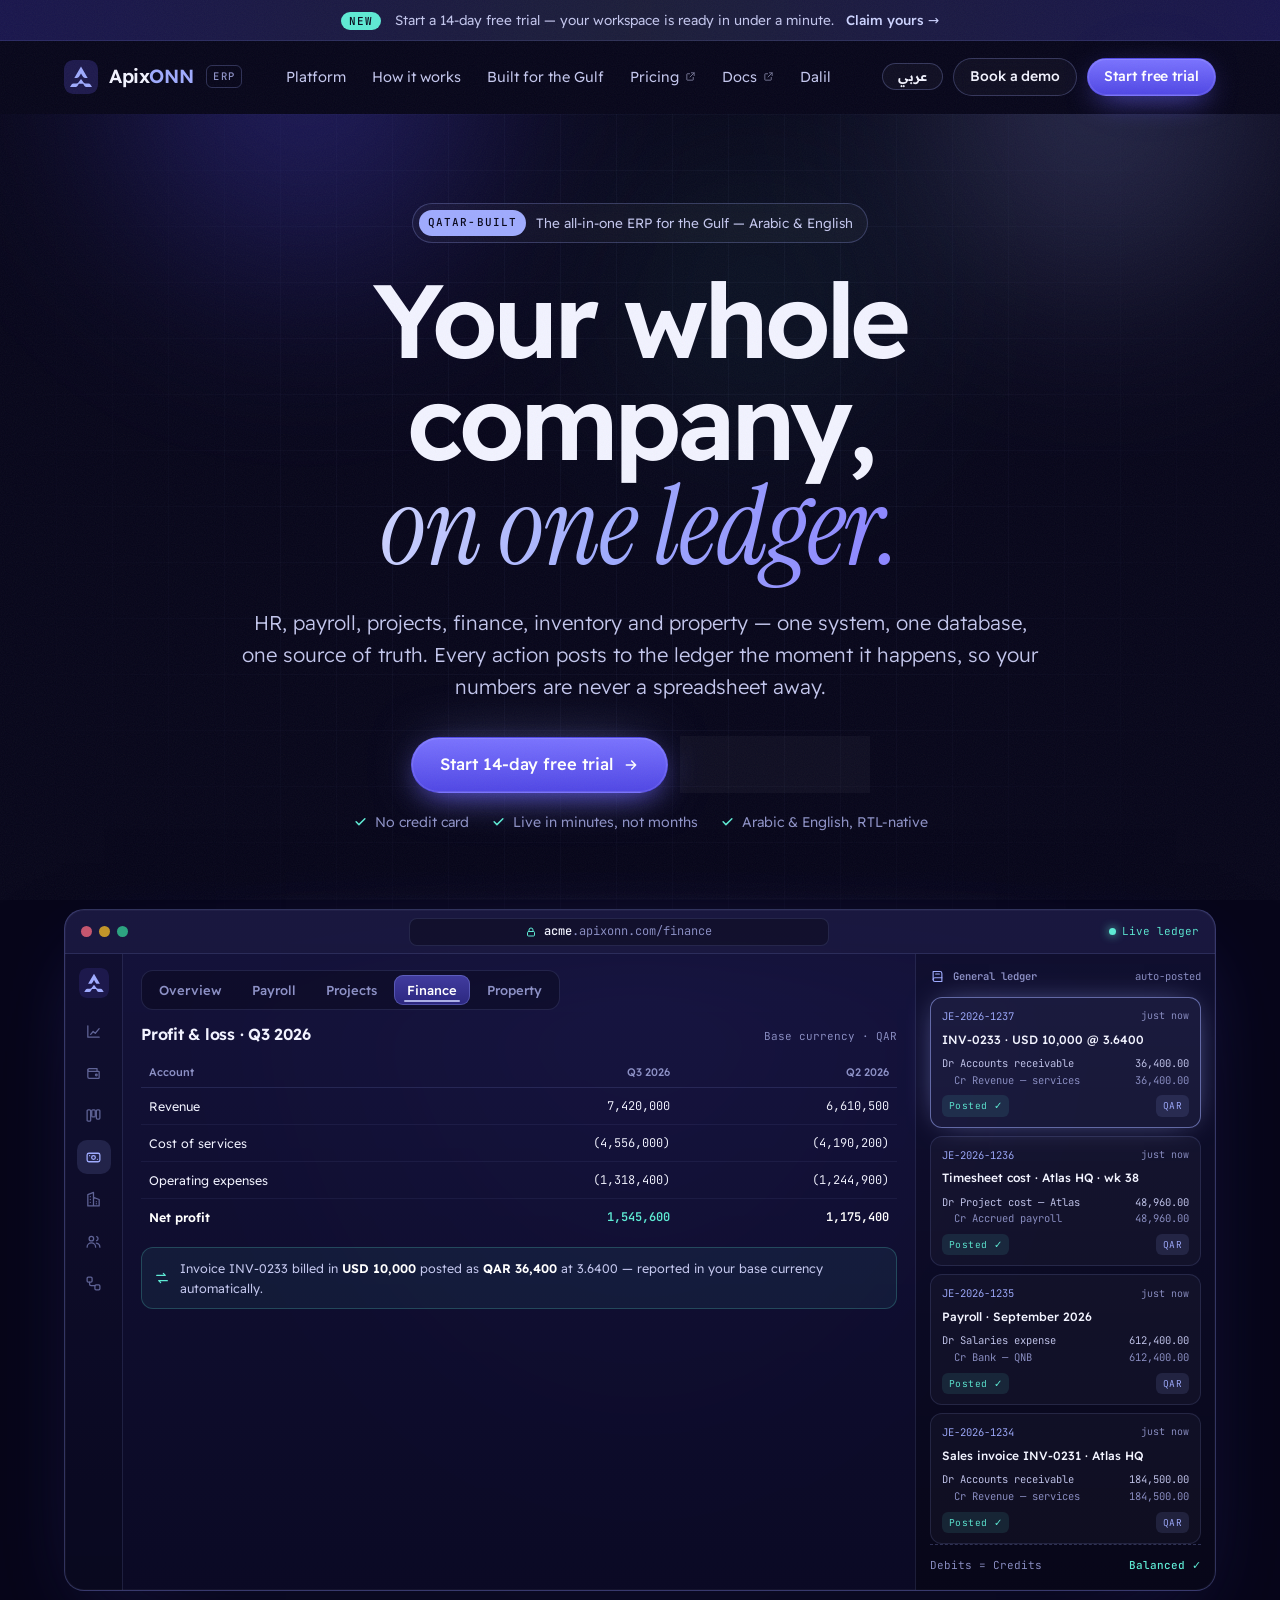
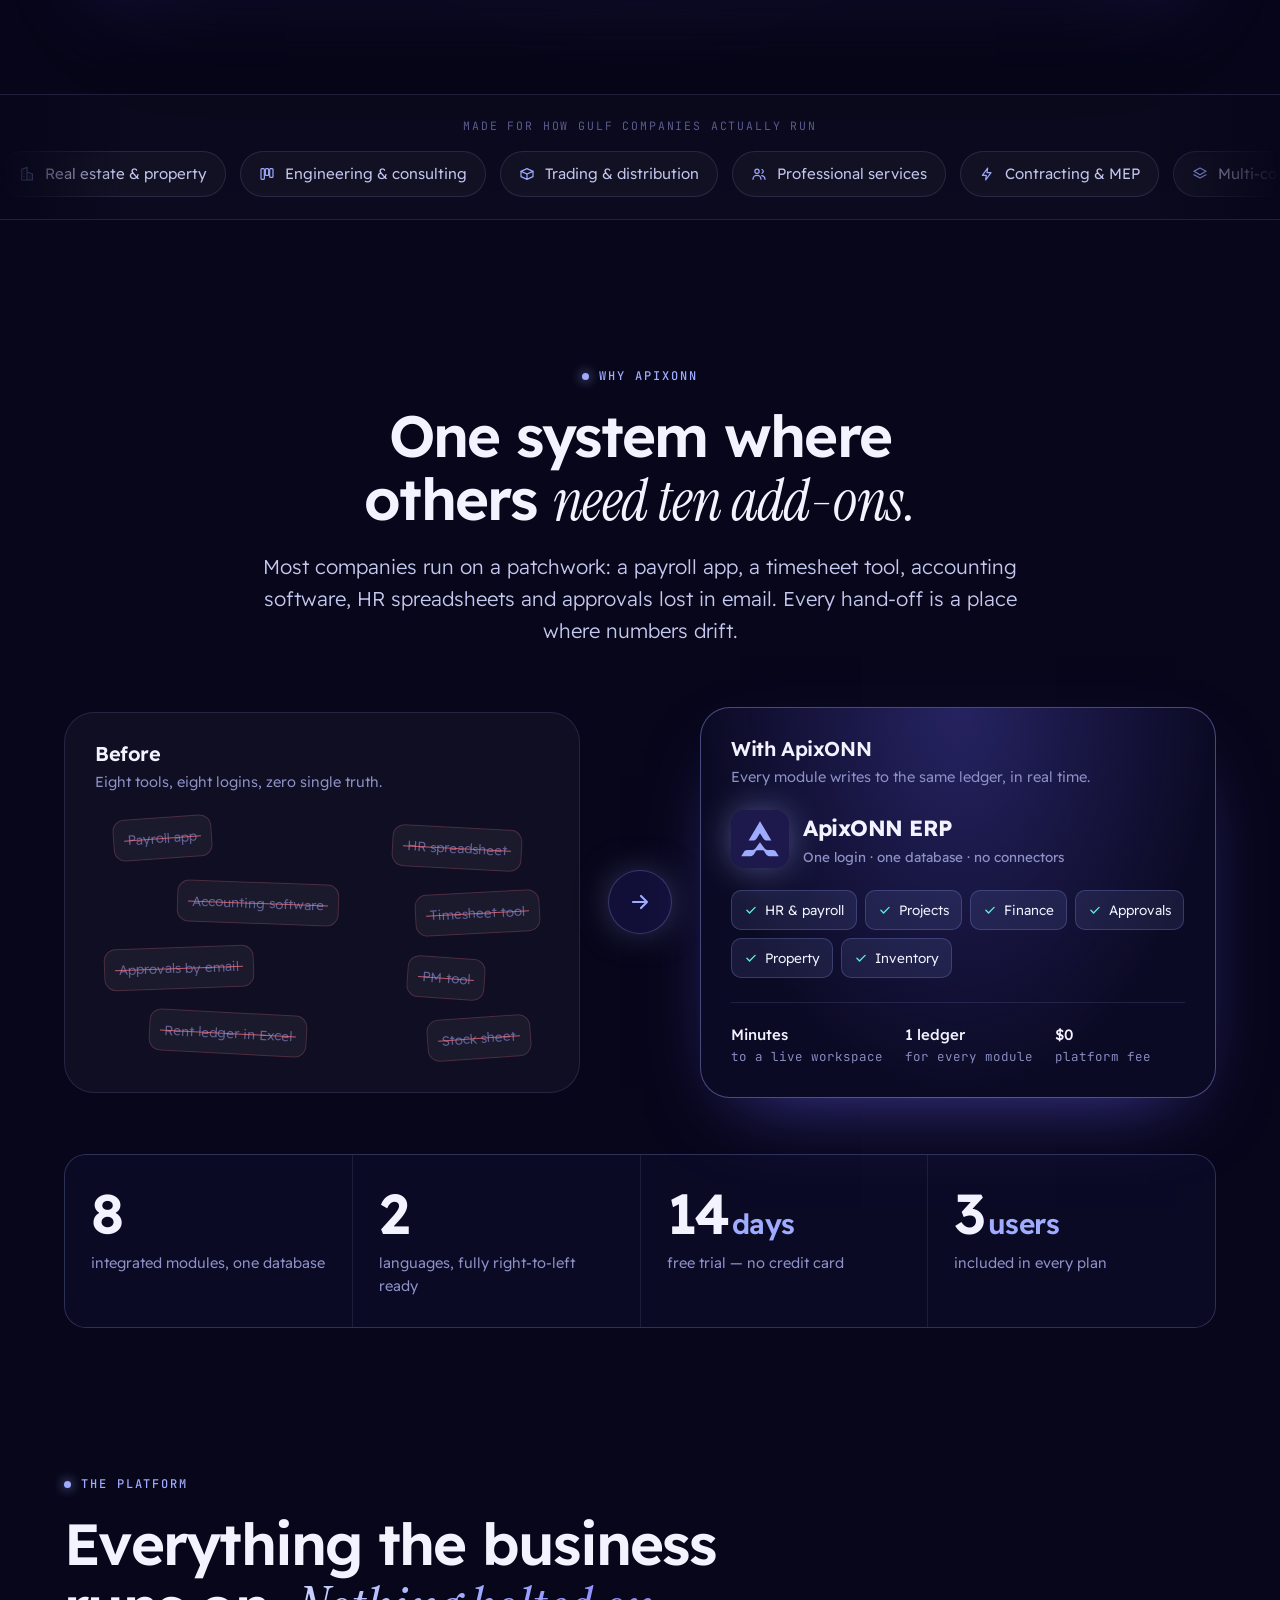
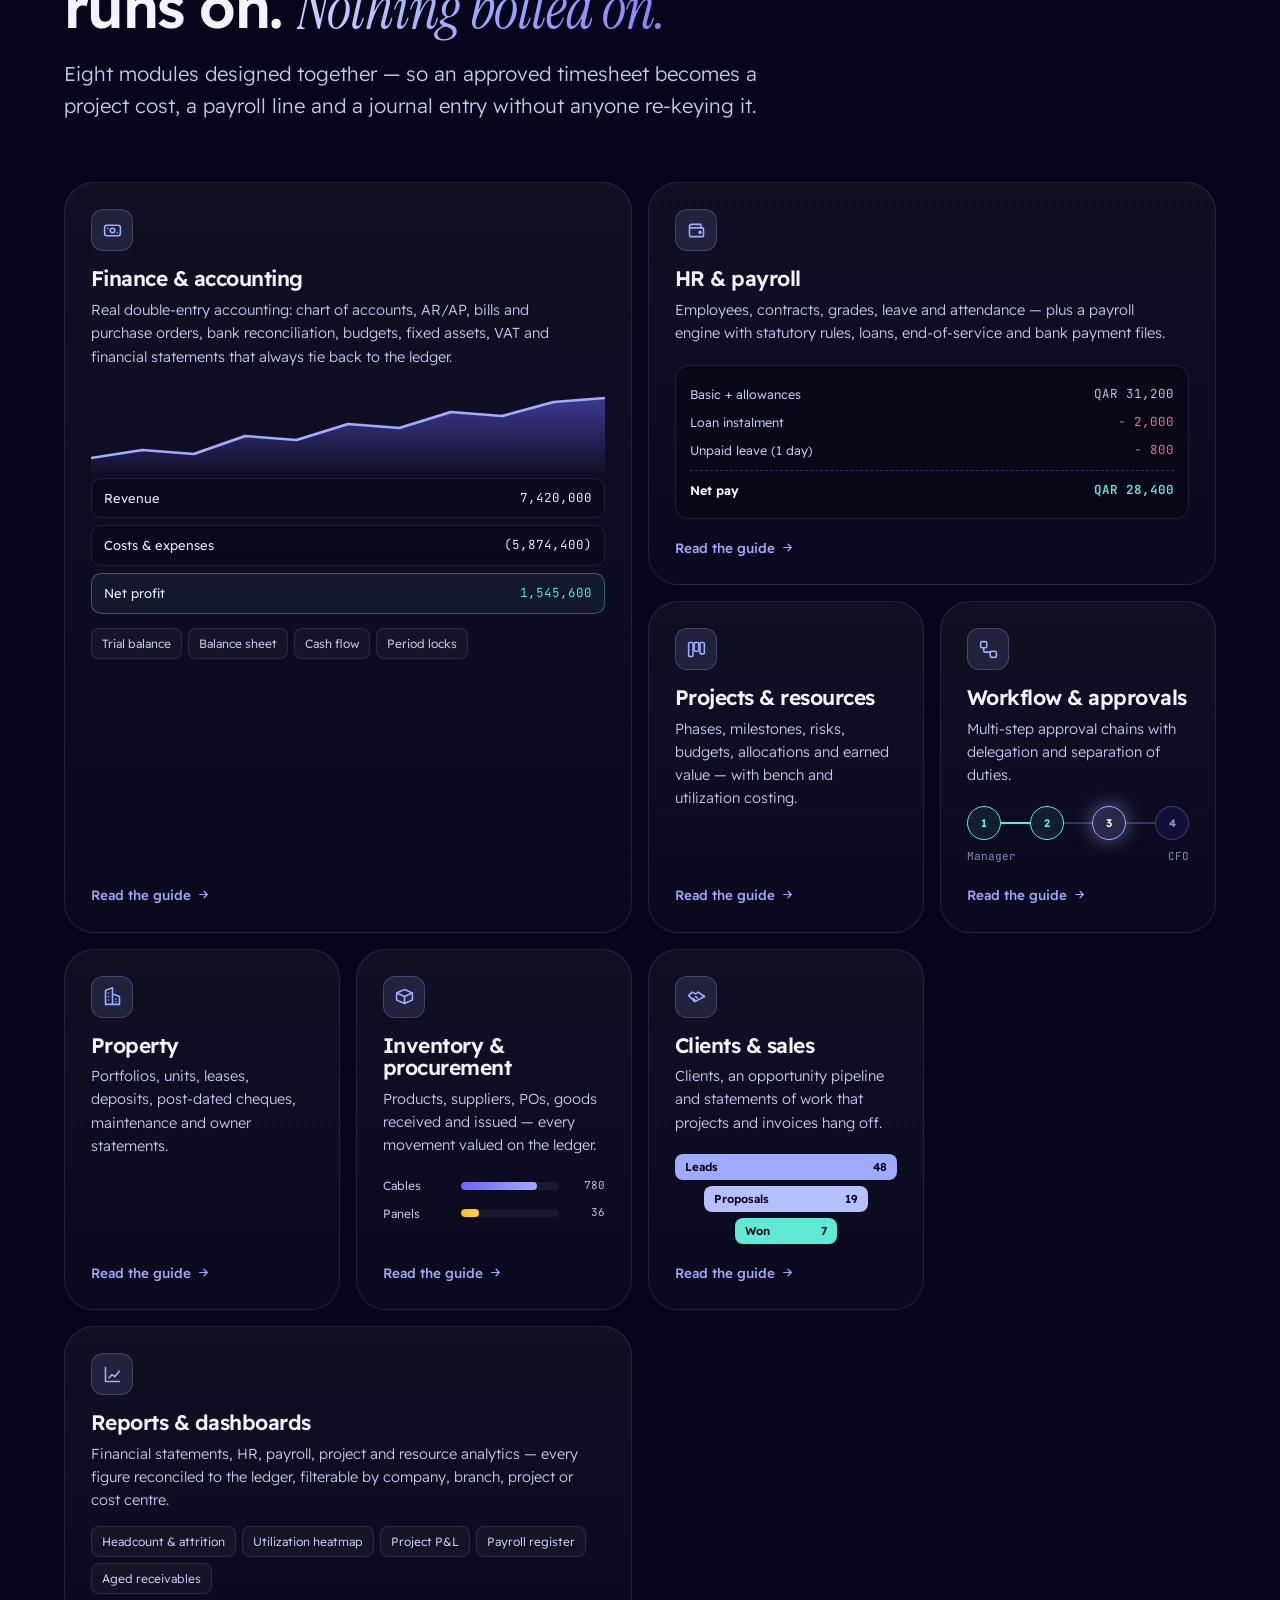
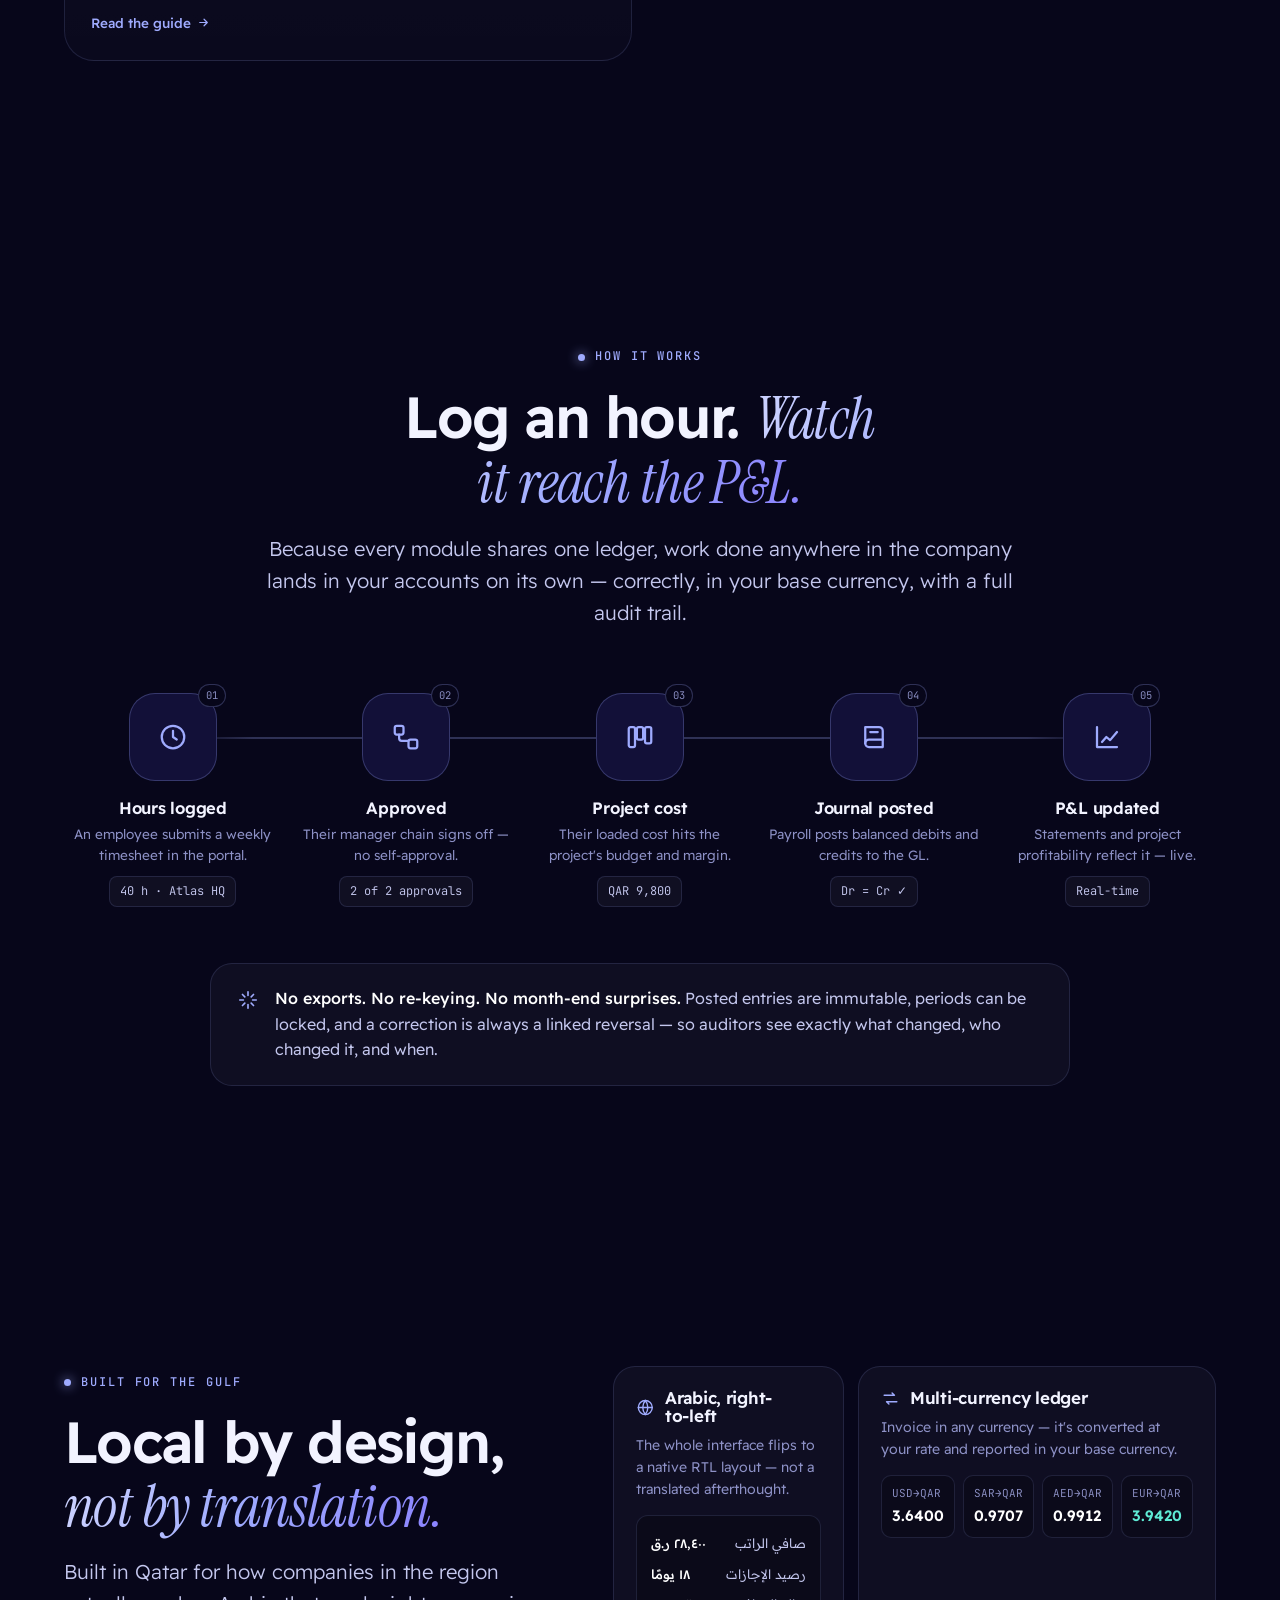
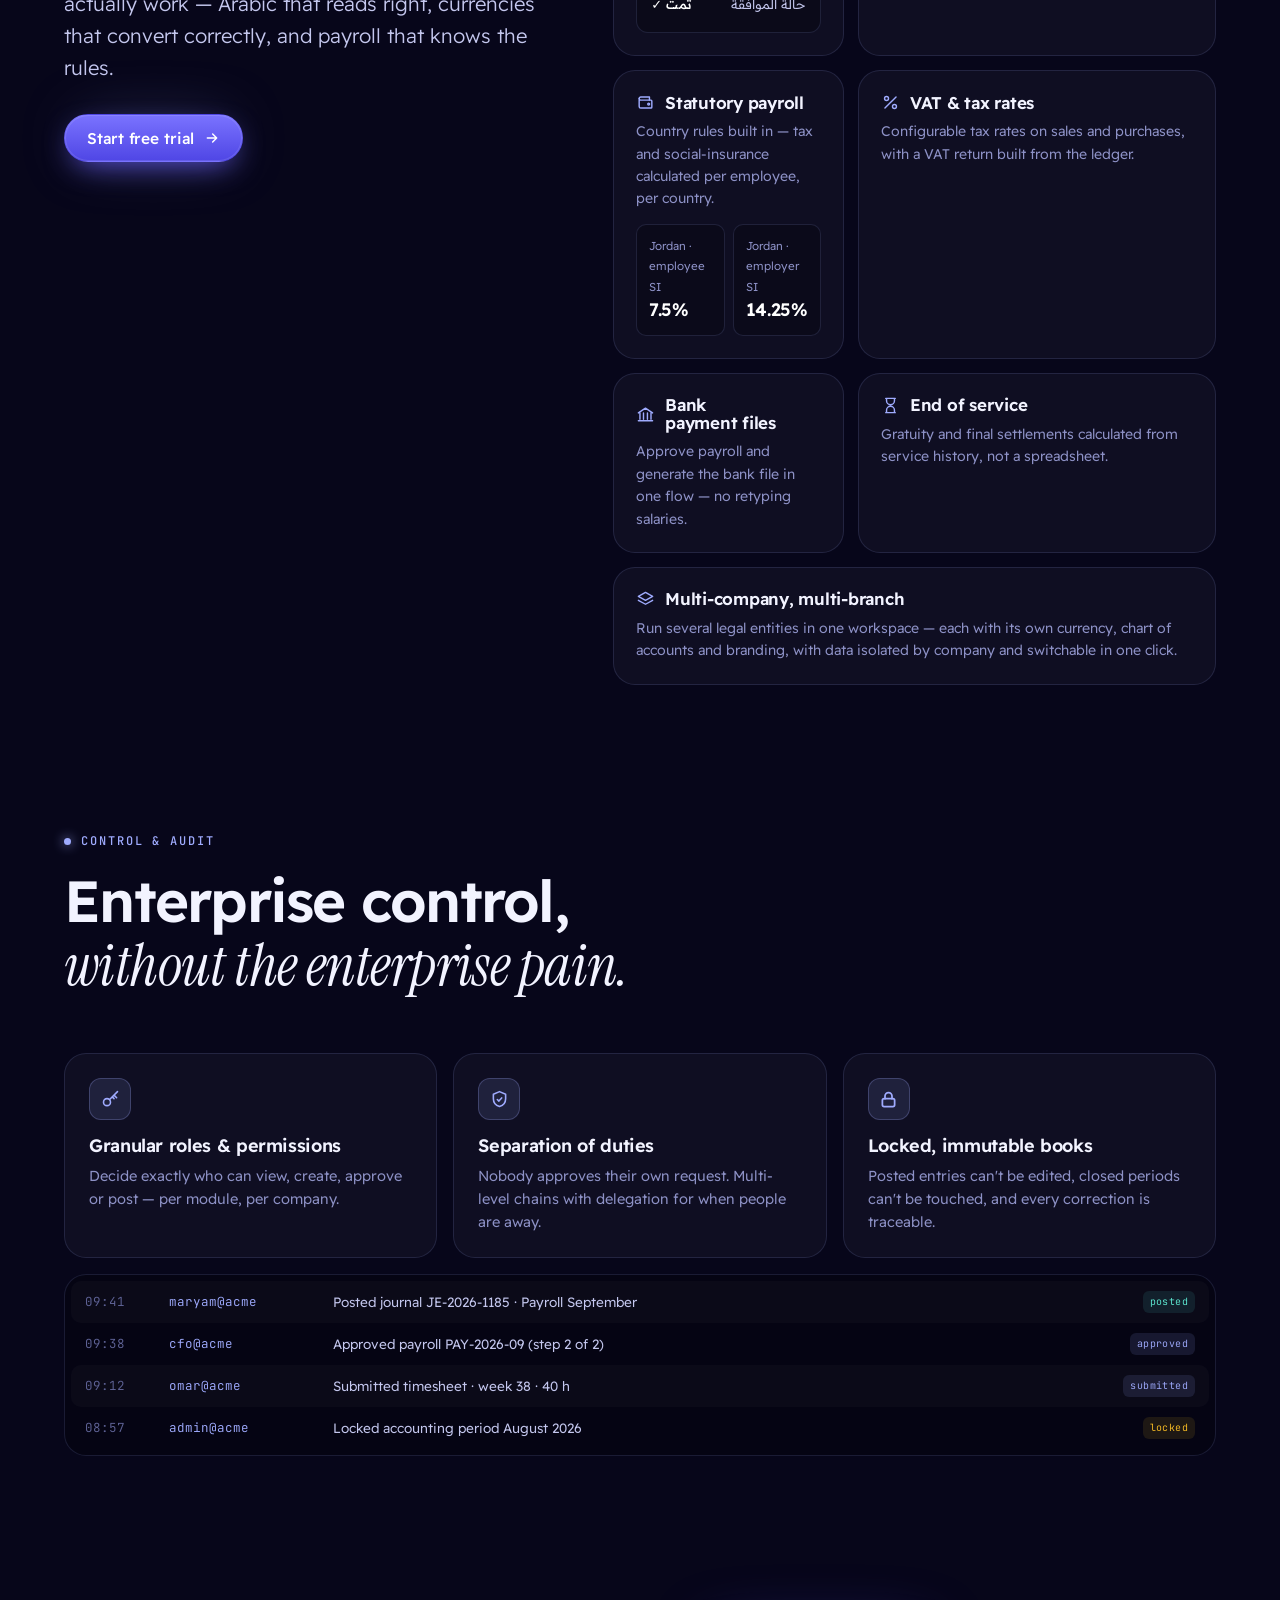
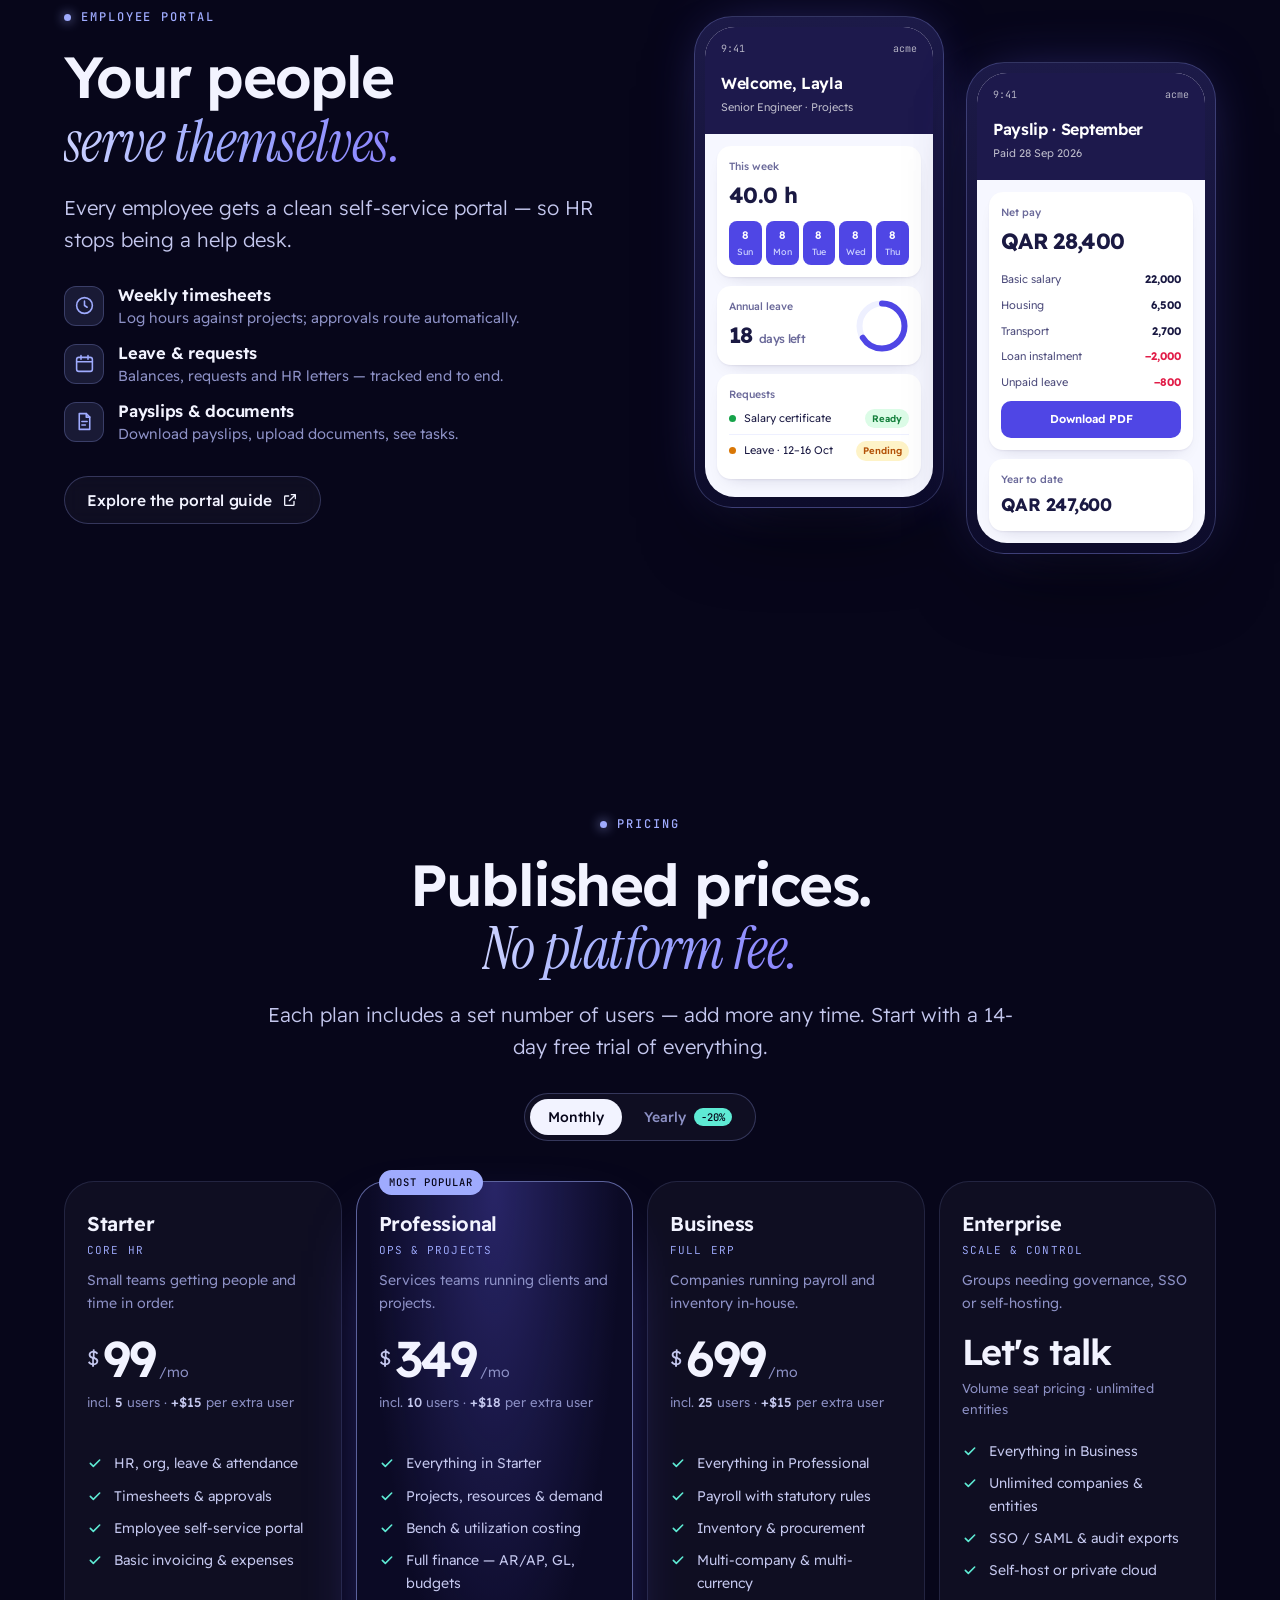
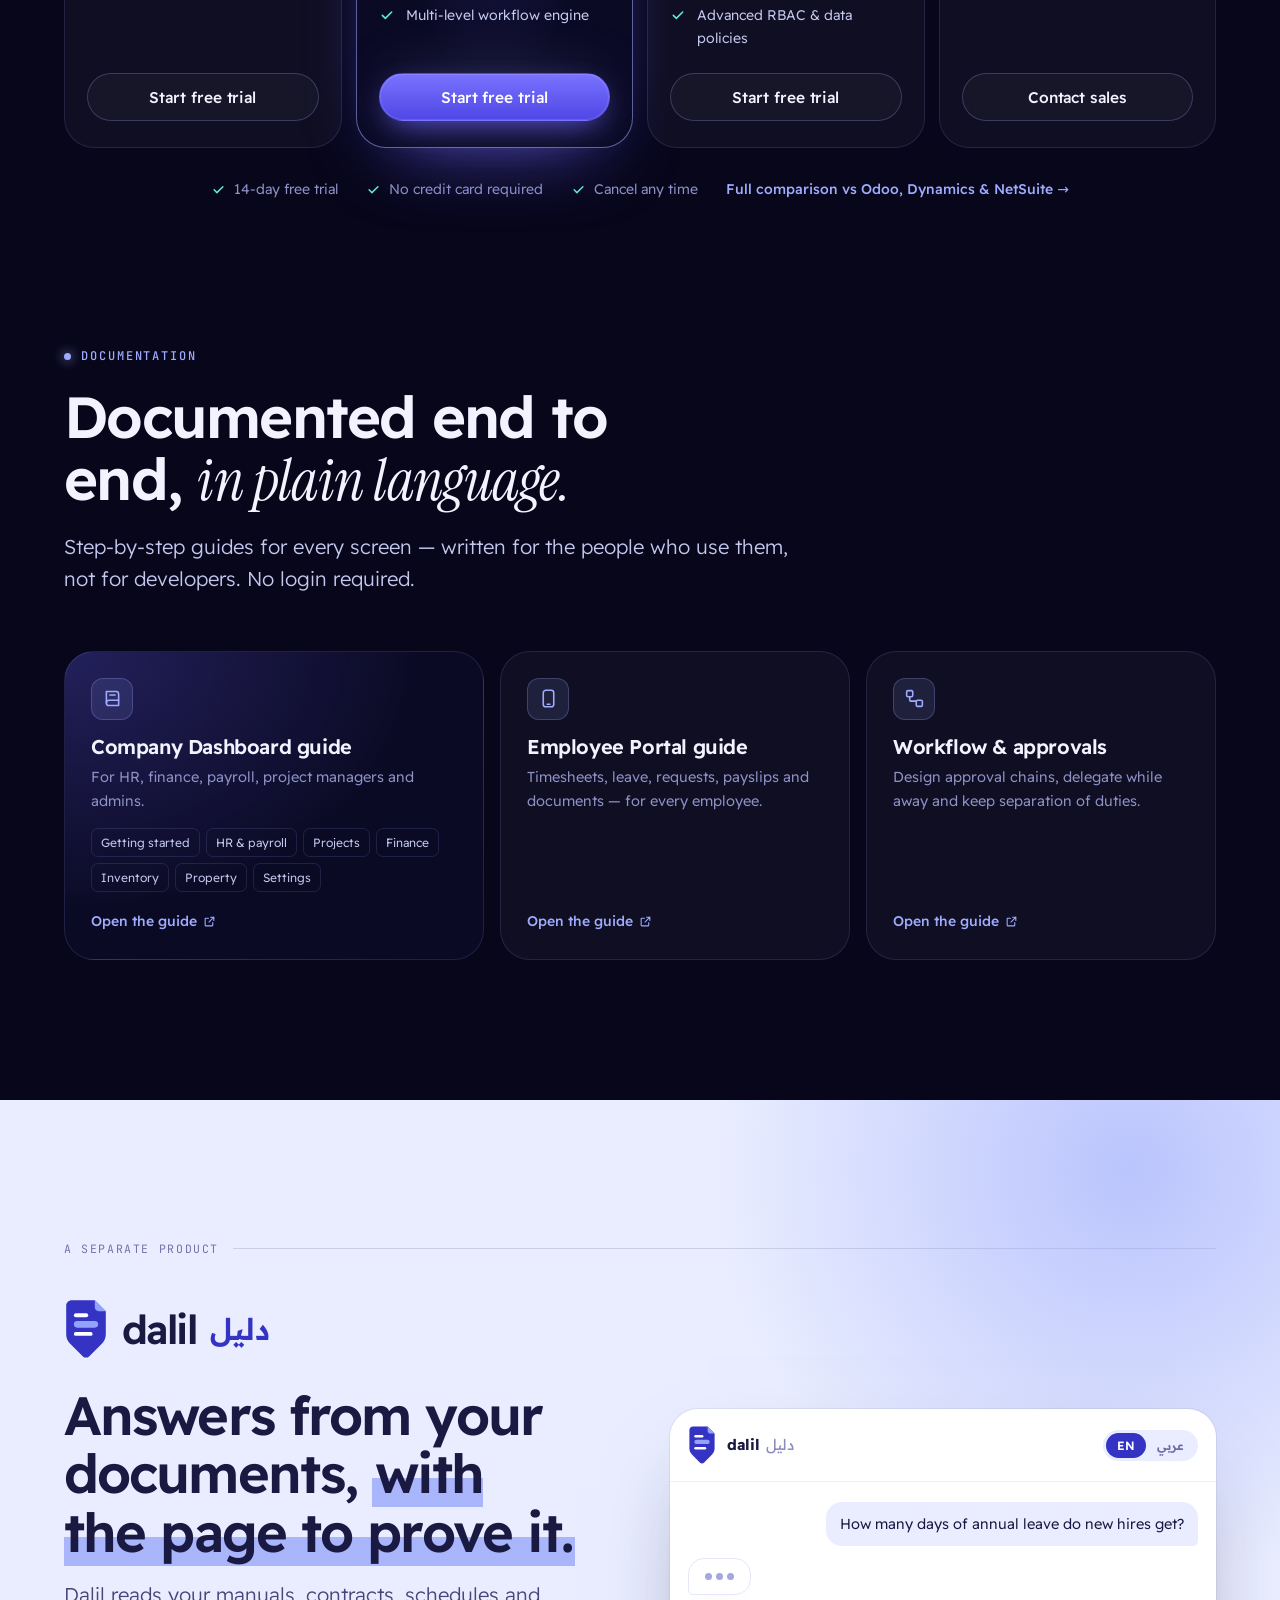
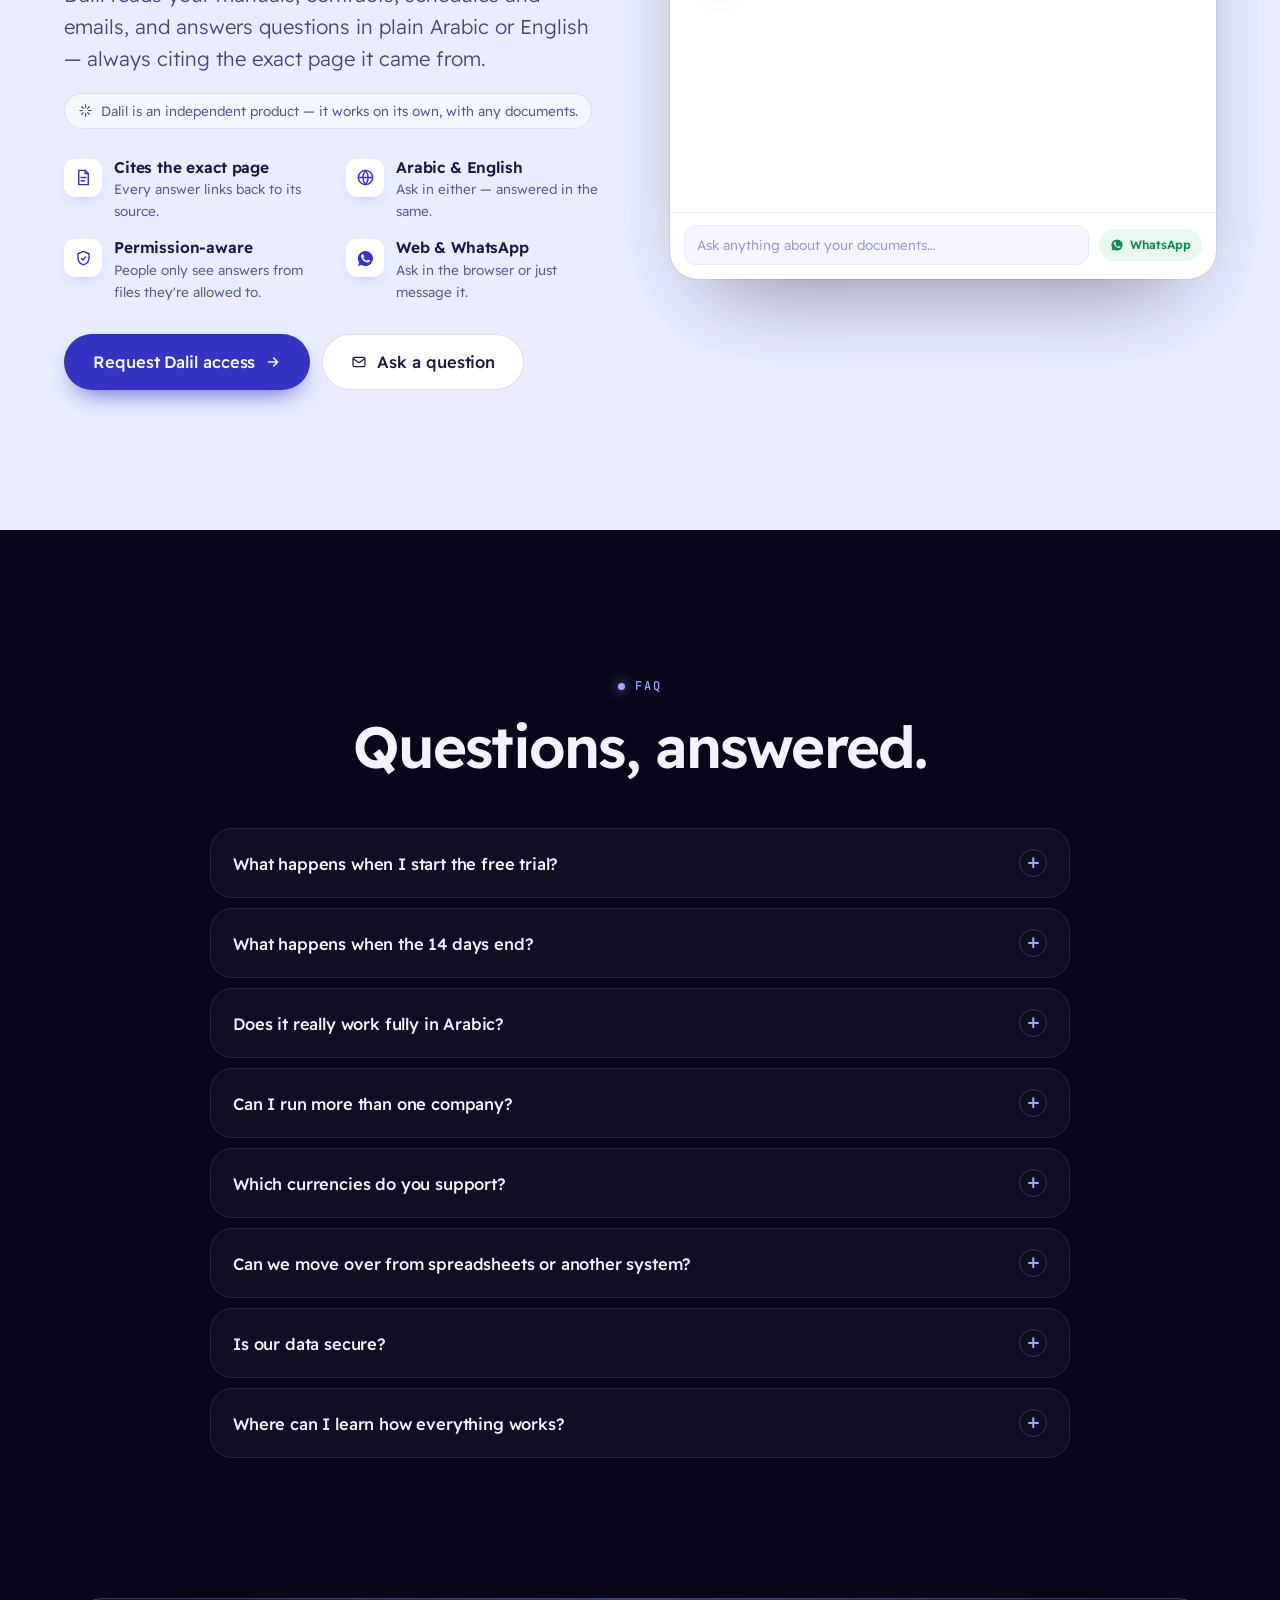
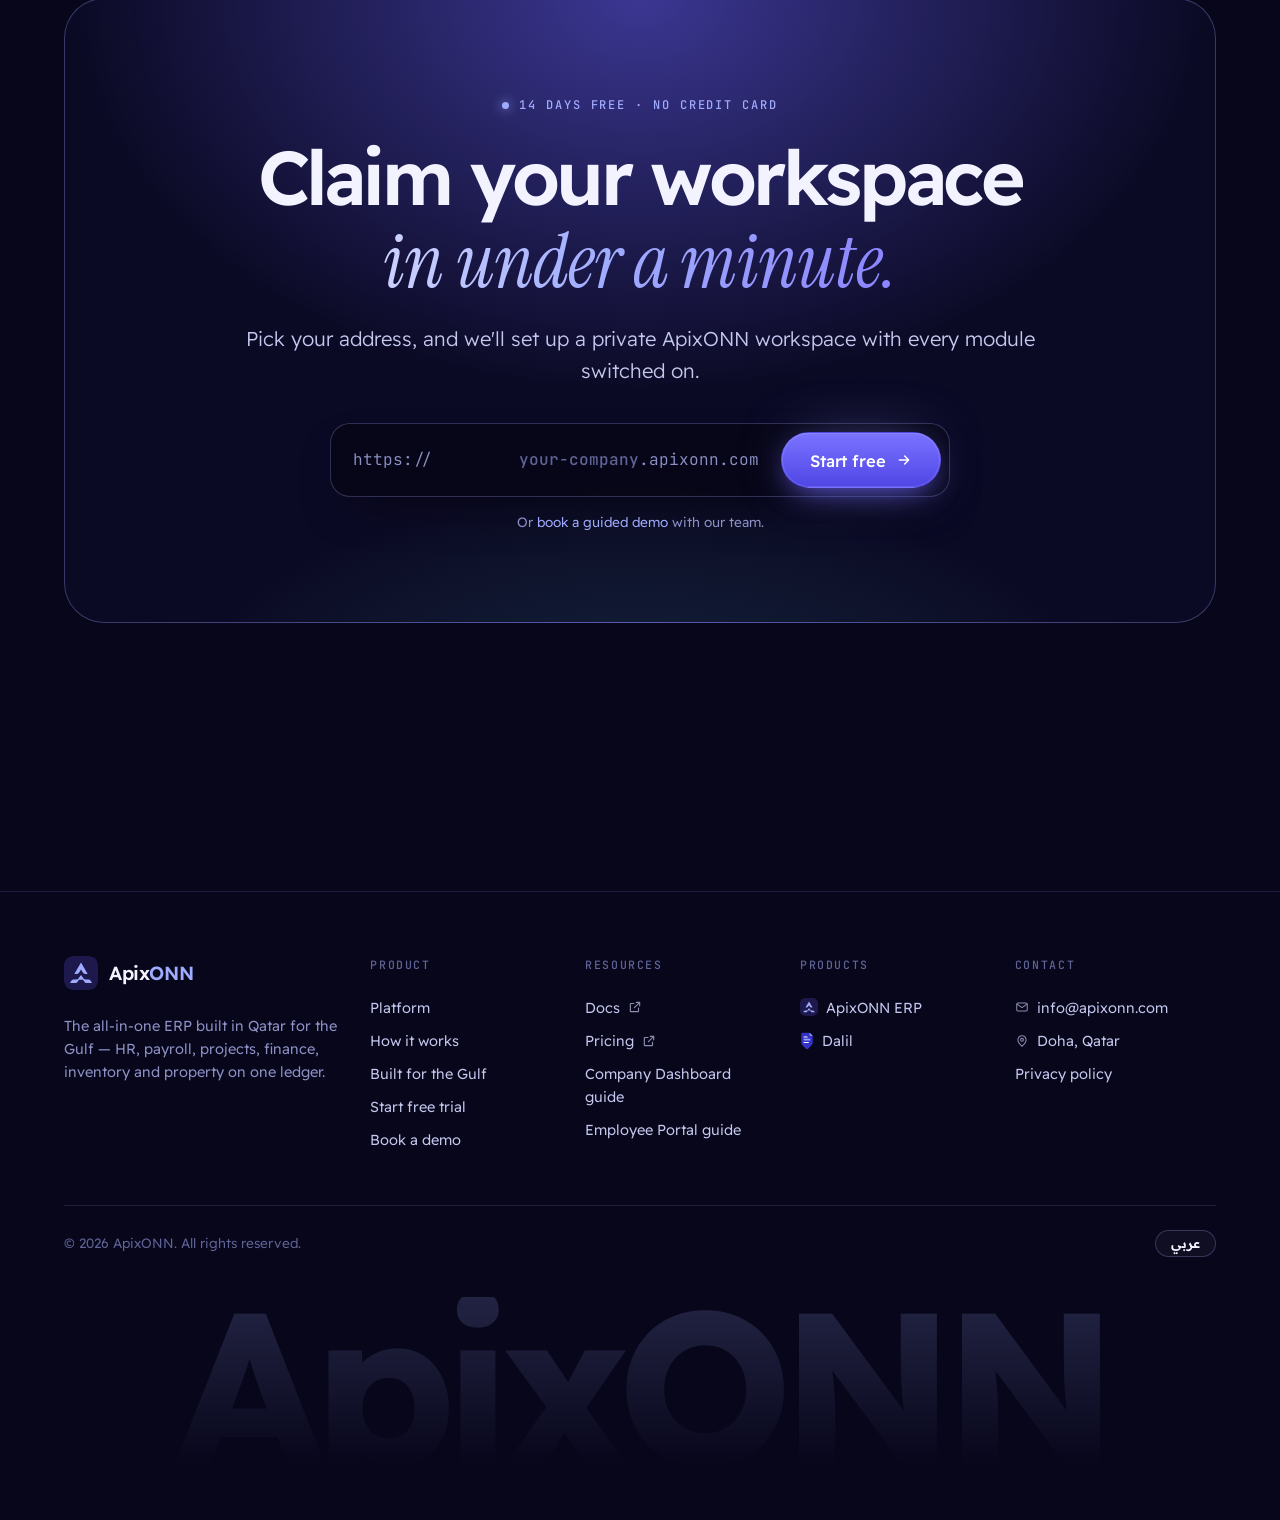
<file: index.html>
<!doctype html>
<html lang="en" dir="ltr">
<head>
<meta charset="utf-8">
<meta name="viewport" content="width=device-width, initial-scale=1, viewport-fit=cover">
<title>ApixONN ERP</title>
<meta name="description" content="ApixONN ERP runs HR, payroll, projects, finance, inventory and property on one ledger — in Arabic and English, built in Qatar for the Gulf. Start a 14-day free trial.">
<meta name="theme-color" content="#07061a">
<link rel="icon" href="assets/favicon.svg" type="image/svg+xml">
<meta property="og:title" content="ApixONN ERP — your whole company, on one ledger">
<meta property="og:description" content="HR, payroll, projects, finance, inventory and property on one ledger. Arabic & English. 14-day free trial.">
<meta property="og:type" content="website">
<meta property="og:url" content="https://apixonn.com">
<link rel="preconnect" href="https://fonts.googleapis.com">
<link rel="preconnect" href="https://fonts.gstatic.com" crossorigin>
<link href="https://fonts.googleapis.com/css2?family=Readex+Pro:wght@300..700&family=Instrument+Serif:ital@1&family=JetBrains+Mono:wght@400;500&display=swap" rel="stylesheet">
<link rel="stylesheet" href="assets/site.css?v=20261007e">
<script>document.documentElement.classList.add('js');</script>
</head>
<body>

<!-- icon sprite -->
<svg width="0" height="0" style="position:absolute" aria-hidden="true">
  <defs>
    <symbol id="i-arrow" viewBox="0 0 24 24" fill="none" stroke="currentColor" stroke-width="2.2" stroke-linecap="round" stroke-linejoin="round"><path d="M5 12h14M13 6l6 6-6 6"/></symbol>
    <symbol id="i-check" viewBox="0 0 24 24" fill="none" stroke="currentColor" stroke-width="2.4" stroke-linecap="round" stroke-linejoin="round"><path d="m5 12.5 4.5 4.5L19 7.5"/></symbol>
    <symbol id="i-ext" viewBox="0 0 24 24" fill="none" stroke="currentColor" stroke-width="2" stroke-linecap="round" stroke-linejoin="round"><path d="M14 4h6v6M20 4l-9 9M18 14v5a1 1 0 0 1-1 1H5a1 1 0 0 1-1-1V7a1 1 0 0 1 1-1h5"/></symbol>
    <symbol id="i-lock" viewBox="0 0 24 24" fill="none" stroke="currentColor" stroke-width="2" stroke-linecap="round" stroke-linejoin="round"><rect x="5" y="11" width="14" height="9" rx="2"/><path d="M8 11V8a4 4 0 0 1 8 0v3"/></symbol>
    <symbol id="i-ledger" viewBox="0 0 24 24" fill="none" stroke="currentColor" stroke-width="1.8" stroke-linecap="round" stroke-linejoin="round"><path d="M5 4h11a3 3 0 0 1 3 3v13H8a3 3 0 0 1-3-3z"/><path d="M5 17a3 3 0 0 1 3-3h11M9 8h6"/></symbol>
    <symbol id="i-finance" viewBox="0 0 24 24" fill="none" stroke="currentColor" stroke-width="1.8" stroke-linecap="round" stroke-linejoin="round"><rect x="3" y="6" width="18" height="12" rx="2.5"/><circle cx="12" cy="12" r="2.6"/><path d="M6.5 9.5h.01M17.5 14.5h.01"/></symbol>
    <symbol id="i-people" viewBox="0 0 24 24" fill="none" stroke="currentColor" stroke-width="1.8" stroke-linecap="round" stroke-linejoin="round"><circle cx="9" cy="8" r="3.2"/><path d="M3 20a6 6 0 0 1 12 0M16.5 5.2a3 3 0 0 1 0 5.6M16 14.3A6 6 0 0 1 21 20"/></symbol>
    <symbol id="i-wallet" viewBox="0 0 24 24" fill="none" stroke="currentColor" stroke-width="1.8" stroke-linecap="round" stroke-linejoin="round"><path d="M4 7a2 2 0 0 1 2-2h11v4"/><path d="M4 7v10a2 2 0 0 0 2 2h13a1 1 0 0 0 1-1v-8a1 1 0 0 0-1-1H6a2 2 0 0 1-2-2z"/><circle cx="16" cy="14" r="1.2"/></symbol>
    <symbol id="i-kanban" viewBox="0 0 24 24" fill="none" stroke="currentColor" stroke-width="1.8" stroke-linecap="round" stroke-linejoin="round"><rect x="3" y="4" width="5" height="16" rx="1.4"/><rect x="9.5" y="4" width="5" height="10" rx="1.4"/><rect x="16" y="4" width="5" height="13" rx="1.4"/></symbol>
    <symbol id="i-building" viewBox="0 0 24 24" fill="none" stroke="currentColor" stroke-width="1.8" stroke-linecap="round" stroke-linejoin="round"><path d="M4 21V5l8-3v19M4 21h16M12 21V9l8 3v9M7.5 8h.01M7.5 12h.01M7.5 16h.01M16 15h.01M16 18h.01"/></symbol>
    <symbol id="i-box" viewBox="0 0 24 24" fill="none" stroke="currentColor" stroke-width="1.8" stroke-linecap="round" stroke-linejoin="round"><path d="M3 8l9-4 9 4-9 4z"/><path d="M3 8v8l9 4 9-4V8M12 12v8"/></symbol>
    <symbol id="i-handshake" viewBox="0 0 24 24" fill="none" stroke="currentColor" stroke-width="1.8" stroke-linecap="round" stroke-linejoin="round"><path d="M3 11l4-4 4 2 3-2 7 5"/><path d="M3 11l6 6a2 2 0 0 0 2.8 0L21 12M8 14l2 2M11 12l2 2"/></symbol>
    <symbol id="i-flow" viewBox="0 0 24 24" fill="none" stroke="currentColor" stroke-width="1.8" stroke-linecap="round" stroke-linejoin="round"><rect x="3" y="3" width="7" height="7" rx="1.6"/><rect x="14" y="14" width="7" height="7" rx="1.6"/><path d="M6.5 10v3a2 2 0 0 0 2 2H14"/></symbol>
    <symbol id="i-chart" viewBox="0 0 24 24" fill="none" stroke="currentColor" stroke-width="1.8" stroke-linecap="round" stroke-linejoin="round"><path d="M4 20V4M4 20h16M8 16l3.5-4 3 2.5L20 8"/></symbol>
    <symbol id="i-phone" viewBox="0 0 24 24" fill="none" stroke="currentColor" stroke-width="1.8" stroke-linecap="round" stroke-linejoin="round"><rect x="6" y="2.5" width="12" height="19" rx="3"/><path d="M10.5 18.5h3"/></symbol>
    <symbol id="i-globe" viewBox="0 0 24 24" fill="none" stroke="currentColor" stroke-width="1.8" stroke-linecap="round" stroke-linejoin="round"><circle cx="12" cy="12" r="9"/><path d="M3 12h18M12 3a14 14 0 0 1 0 18M12 3a14 14 0 0 0 0 18"/></symbol>
    <symbol id="i-fx" viewBox="0 0 24 24" fill="none" stroke="currentColor" stroke-width="1.8" stroke-linecap="round" stroke-linejoin="round"><path d="M4 8h13l-3-3M20 16H7l3 3"/></symbol>
    <symbol id="i-shield" viewBox="0 0 24 24" fill="none" stroke="currentColor" stroke-width="1.8" stroke-linecap="round" stroke-linejoin="round"><path d="M12 3l7 3v5c0 4.5-3 7.7-7 9-4-1.3-7-4.5-7-9V6z"/><path d="m9.5 12 1.8 1.8 3.2-3.6"/></symbol>
    <symbol id="i-key" viewBox="0 0 24 24" fill="none" stroke="currentColor" stroke-width="1.8" stroke-linecap="round" stroke-linejoin="round"><circle cx="8" cy="15" r="4"/><path d="m11 12 9-9M16 7l3 3M14 9l2 2"/></symbol>
    <symbol id="i-layers" viewBox="0 0 24 24" fill="none" stroke="currentColor" stroke-width="1.8" stroke-linecap="round" stroke-linejoin="round"><path d="m12 3 9 5-9 5-9-5z"/><path d="m3 13 9 5 9-5"/></symbol>
    <symbol id="i-clock" viewBox="0 0 24 24" fill="none" stroke="currentColor" stroke-width="1.8" stroke-linecap="round" stroke-linejoin="round"><circle cx="12" cy="12" r="9"/><path d="M12 7v5l3 2"/></symbol>
    <symbol id="i-doc" viewBox="0 0 24 24" fill="none" stroke="currentColor" stroke-width="1.8" stroke-linecap="round" stroke-linejoin="round"><path d="M6 3h8l4 4v14H6z"/><path d="M14 3v4h4M9 12h6M9 16h4"/></symbol>
    <symbol id="i-bolt" viewBox="0 0 24 24" fill="none" stroke="currentColor" stroke-width="1.8" stroke-linecap="round" stroke-linejoin="round"><path d="M13 3 5 14h6l-1 7 8-11h-6z"/></symbol>
    <symbol id="i-percent" viewBox="0 0 24 24" fill="none" stroke="currentColor" stroke-width="1.8" stroke-linecap="round" stroke-linejoin="round"><path d="M19 5 5 19"/><circle cx="7" cy="7" r="2.5"/><circle cx="17" cy="17" r="2.5"/></symbol>
    <symbol id="i-bank" viewBox="0 0 24 24" fill="none" stroke="currentColor" stroke-width="1.8" stroke-linecap="round" stroke-linejoin="round"><path d="M3 10 12 4l9 6M5 10v8M9.5 10v8M14.5 10v8M19 10v8M3 20h18"/></symbol>
    <symbol id="i-hourglass" viewBox="0 0 24 24" fill="none" stroke="currentColor" stroke-width="1.8" stroke-linecap="round" stroke-linejoin="round"><path d="M6 3h12M6 21h12M7 3v3a5 5 0 0 0 10 0V3M7 21v-3a5 5 0 0 1 10 0v3"/></symbol>
    <symbol id="i-server" viewBox="0 0 24 24" fill="none" stroke="currentColor" stroke-width="1.8" stroke-linecap="round" stroke-linejoin="round"><rect x="3" y="4" width="18" height="7" rx="2"/><rect x="3" y="13" width="18" height="7" rx="2"/><path d="M7 7.5h.01M7 16.5h.01"/></symbol>
    <symbol id="i-menu" viewBox="0 0 24 24" fill="none" stroke="currentColor" stroke-width="2" stroke-linecap="round"><path d="M4 7h16M4 12h16M4 17h16"/></symbol>
    <symbol id="i-x" viewBox="0 0 24 24" fill="none" stroke="currentColor" stroke-width="2" stroke-linecap="round"><path d="M6 6l12 12M18 6 6 18"/></symbol>
    <symbol id="i-cal" viewBox="0 0 24 24" fill="none" stroke="currentColor" stroke-width="1.8" stroke-linecap="round" stroke-linejoin="round"><rect x="3" y="5" width="18" height="16" rx="2.5"/><path d="M3 10h18M8 3v4M16 3v4"/></symbol>
    <symbol id="i-mail" viewBox="0 0 24 24" fill="none" stroke="currentColor" stroke-width="1.8" stroke-linecap="round" stroke-linejoin="round"><rect x="3" y="5" width="18" height="14" rx="2.5"/><path d="m3.5 7 8.5 6 8.5-6"/></symbol>
    <symbol id="i-pin" viewBox="0 0 24 24" fill="none" stroke="currentColor" stroke-width="1.8" stroke-linecap="round" stroke-linejoin="round"><path d="M12 21s7-5.7 7-11a7 7 0 1 0-14 0c0 5.3 7 11 7 11z"/><circle cx="12" cy="10" r="2.5"/></symbol>
    <symbol id="i-sparkle" viewBox="0 0 24 24" fill="none" stroke="currentColor" stroke-width="1.8" stroke-linecap="round" stroke-linejoin="round"><path d="M12 3v4M12 17v4M3 12h4M17 12h4M6 6l2.5 2.5M15.5 15.5 18 18M6 18l2.5-2.5M15.5 8.5 18 6"/></symbol>
    <symbol id="i-wa" viewBox="0 0 24 24" fill="currentColor"><path d="M12 2.5A9.5 9.5 0 0 0 3.9 17.1L2.5 21.5l4.5-1.4A9.5 9.5 0 1 0 12 2.5zm5.3 13.4c-.2.6-1.3 1.2-1.8 1.2-.5.1-1 .2-3.3-.7-2.8-1.1-4.5-4-4.7-4.2-.1-.2-1.1-1.5-1.1-2.9s.7-2.1 1-2.4c.3-.3.6-.3.8-.3h.6c.2 0 .4 0 .6.5l.8 2c.1.2.1.4 0 .6l-.4.6-.4.4c-.1.2-.3.3-.1.6.2.3.8 1.3 1.7 2.1 1.2 1 2.1 1.3 2.4 1.5.3.1.5.1.6-.1l.9-1.1c.2-.3.4-.2.6-.1l1.9.9c.3.1.5.2.5.3.1.2.1.7-.1 1.3z"/></symbol>
  </defs>
</svg>

<!-- ============================== top bar ============================== -->
<div class="topbar">
  <span class="pill" data-i18n="top.pill">New</span>
  <span data-i18n="top.text">Start a 14-day free trial — your workspace is ready in under a minute.</span>
  <a href="start.html" data-i18n="top.link">Claim yours →</a>
</div>

<!-- ============================== nav ============================== -->
<header class="nav" id="nav">
  <div class="container nav-in">
    <a class="brand" href="#top" aria-label="ApixONN home">
      <img src="assets/apixonn-mark.svg" alt="">
      <span>Apix<span class="onn">ONN</span></span><small>ERP</small>
    </a>
    <nav class="nav-links" aria-label="Primary">
      <a href="#platform" data-i18n="nav.platform">Platform</a>
      <a href="#ledger" data-i18n="nav.ledger">How it works</a>
      <a href="#gulf" data-i18n="nav.gulf">Built for the Gulf</a>
      <a href="compare.html" target="_blank" rel="noopener"><span data-i18n="nav.pricing">Pricing</span><svg class="ext"><use href="#i-ext"/></svg></a>
      <a href="https://docs.dev.apixonn.com/" target="_blank" rel="noopener"><span data-i18n="nav.docs">Docs</span><svg class="ext"><use href="#i-ext"/></svg></a>
      <a href="#dalil">Dalil</a>
    </nav>
    <div class="nav-end">
      <button type="button" class="lang-switch" data-lang-switch lang="ar" aria-label="Switch to Arabic">عربي</button>
      <a class="btn btn-ghost btn-sm" href="#demo" data-open-demo data-i18n="cta.demo">Book a demo</a>
      <a class="btn btn-primary btn-sm" href="start.html" data-i18n="cta.trialShort">Start free trial</a>
      <button class="burger" type="button" aria-label="Open menu" aria-controls="mm" aria-expanded="false" data-menu-open><svg><use href="#i-menu"/></svg></button>
    </div>
  </div>
</header>

<div class="mobile-menu" id="mm" aria-hidden="true">
  <div class="mm-top">
    <a class="brand" href="#top"><img src="assets/apixonn-mark.svg" alt=""><span>Apix<span class="onn">ONN</span></span></a>
    <button class="x" type="button" aria-label="Close menu" data-menu-close><svg><use href="#i-x"/></svg></button>
  </div>
  <nav>
    <a href="#platform" data-menu-link><span data-i18n="nav.platform">Platform</span></a>
    <a href="#ledger" data-menu-link><span data-i18n="nav.ledger">How it works</span></a>
    <a href="#gulf" data-menu-link><span data-i18n="nav.gulf">Built for the Gulf</span></a>
    <a href="compare.html" target="_blank" rel="noopener"><span data-i18n="nav.pricing">Pricing</span><svg width="18" height="18"><use href="#i-ext"/></svg></a>
    <a href="https://docs.dev.apixonn.com/" target="_blank" rel="noopener"><span data-i18n="nav.docs">Docs</span><svg width="18" height="18"><use href="#i-ext"/></svg></a>
    <a href="#dalil" data-menu-link>Dalil</a>
  </nav>
  <div class="mm-cta">
    <button type="button" class="lang-switch" data-lang-switch lang="ar" aria-label="Switch to Arabic" style="justify-self:start">عربي</button>
    <a class="btn btn-ghost btn-lg" href="#demo" data-open-demo data-i18n="cta.demo">Book a demo</a>
    <a class="btn btn-primary btn-lg" href="start.html" data-i18n="cta.trial">Start 14-day free trial</a>
  </div>
</div>

<main id="top">

<!-- ============================== HERO ============================== -->
<section class="hero">
  <div class="aurora" aria-hidden="true"><i></i><i></i><i></i></div>
  <div class="hero-grid" aria-hidden="true"></div>
  <div class="container">
    <div class="hero-copy">
      <a class="hero-badge load d1" href="#gulf"><b data-i18n="hero.badge">QATAR-BUILT</b><span data-i18n="hero.badgeText">The all-in-one ERP for the Gulf — Arabic &amp; English</span></a>
      <h1 class="load d2" data-i18n="hero.h1">Your whole company,<br><span class="serif grad-text">on one ledger.</span></h1>
      <p class="lead load d3" data-i18n="hero.sub">HR, payroll, projects, finance, inventory and property — one system, one database, one source of truth. Every action posts to the ledger the moment it happens, so your numbers are never a spreadsheet away.</p>
      <div class="hero-cta load d4">
        <a class="btn btn-primary btn-lg" href="start.html"><span data-i18n="cta.trial">Start 14-day free trial</span><svg class="arr"><use href="#i-arrow"/></svg></a>
        <a class="btn btn-ghost btn-lg" href="#demo" data-open-demo><svg><use href="#i-cal"/></svg><span data-i18n="cta.demo">Book a demo</span></a>
      </div>
      <div class="hero-note load d4">
        <span><svg><use href="#i-check"/></svg><span data-i18n="hero.n1">No credit card</span></span>
        <span><svg><use href="#i-check"/></svg><span data-i18n="hero.n2">Live in minutes, not months</span></span>
        <span><svg><use href="#i-check"/></svg><span data-i18n="hero.n3">Arabic &amp; English, RTL-native</span></span>
      </div>
    </div>

    <!-- live product window -->
    <div class="stage load d5">
      <div class="app" id="app" style="--cycle:5s">
        <div class="app-bar">
          <span class="dots" aria-hidden="true"><i></i><i></i><i></i></span>
          <span class="url"><svg><use href="#i-lock"/></svg><span><b>acme</b>.<span data-domain>apixonn.com</span>/<span data-url>overview</span></span></span>
          <span class="live-pill" data-i18n="app.live">Live ledger</span>
        </div>
        <div class="app-body">
          <aside class="app-side" aria-hidden="true">
            <img class="logo" src="assets/apixonn-mark.svg" alt="">
            <span class="on" data-side="overview"><svg><use href="#i-chart"/></svg></span>
            <span data-side="payroll"><svg><use href="#i-wallet"/></svg></span>
            <span data-side="projects"><svg><use href="#i-kanban"/></svg></span>
            <span data-side="finance"><svg><use href="#i-finance"/></svg></span>
            <span data-side="property"><svg><use href="#i-building"/></svg></span>
            <span><svg><use href="#i-people"/></svg></span>
            <span><svg><use href="#i-flow"/></svg></span>
          </aside>

          <div class="app-main">
            <div class="app-tabs" role="tablist" aria-label="Product tour">
              <button role="tab" aria-selected="true" aria-controls="p-overview" data-tab="overview"><span data-i18n="app.t1">Overview</span><i class="bar"></i></button>
              <button role="tab" aria-selected="false" aria-controls="p-payroll" data-tab="payroll"><span data-i18n="app.t2">Payroll</span><i class="bar"></i></button>
              <button role="tab" aria-selected="false" aria-controls="p-projects" data-tab="projects"><span data-i18n="app.t3">Projects</span><i class="bar"></i></button>
              <button role="tab" aria-selected="false" aria-controls="p-finance" data-tab="finance"><span data-i18n="app.t4">Finance</span><i class="bar"></i></button>
              <button role="tab" aria-selected="false" aria-controls="p-property" data-tab="property"><span data-i18n="app.t5">Property</span><i class="bar"></i></button>
            </div>

            <!-- Overview -->
            <div class="panel" role="tabpanel" id="p-overview">
              <div class="p-head"><h4 data-i18n="app.ov.h">Good morning, Maryam</h4><span data-i18n="app.ov.s">September 2026 · QAR</span></div>
              <div class="kpis">
                <div class="kpi"><div class="l" data-i18n="app.k1">Revenue (MTD)</div><div class="v"><small>QAR</small>2.48M</div><div class="d">▲ 12.4%</div></div>
                <div class="kpi"><div class="l" data-i18n="app.k2">Gross margin</div><div class="v">38.6%</div><div class="d">▲ 2.1 pt</div></div>
                <div class="kpi"><div class="l" data-i18n="app.k3">Payroll cost</div><div class="v"><small>QAR</small>612K</div><div class="d">▲ 3.0%</div></div>
                <div class="kpi"><div class="l" data-i18n="app.k4">Cash on hand</div><div class="v"><small>QAR</small>1.14M</div><div class="d neg">▼ 1.8%</div></div>
              </div>
              <div class="chart">
                <div class="legend"><span><i style="background:#9fabfe"></i><span data-i18n="app.lg1">Revenue</span></span><span><i style="background:#5eead4"></i><span data-i18n="app.lg2">Cost</span></span></div>
                <svg viewBox="0 0 600 130" preserveAspectRatio="none" aria-hidden="true">
                  <defs><linearGradient id="gA" x1="0" x2="0" y1="0" y2="1"><stop offset="0" stop-color="#9fabfe" stop-opacity=".45"/><stop offset="1" stop-color="#9fabfe" stop-opacity="0"/></linearGradient></defs>
                  <g stroke="rgba(159,171,254,.08)"><path d="M0 32H600M0 64H600M0 96H600"/></g>
                  <path d="M0 96 C40 90 70 70 110 74 S180 60 220 58 290 40 330 46 400 30 440 34 520 16 600 12 V130 H0Z" fill="url(#gA)"/>
                  <path d="M0 96 C40 90 70 70 110 74 S180 60 220 58 290 40 330 46 400 30 440 34 520 16 600 12" fill="none" stroke="#9fabfe" stroke-width="2.5"/>
                  <path d="M0 110 C50 106 90 98 130 100 S210 92 250 90 320 84 360 86 440 78 480 80 560 70 600 68" fill="none" stroke="#5eead4" stroke-width="2" stroke-dasharray="5 5"/>
                  <circle cx="600" cy="12" r="4.5" fill="#fff" stroke="#9fabfe" stroke-width="3"/>
                </svg>
              </div>
              <div class="rows">
                <div class="row"><span class="av" style="background:#fbbf24">OK</span><span class="nm"><span data-i18n="app.r1">Expense claim · Omar K.</span><small data-i18n="app.r1s">Travel · Doha → Riyadh</small></span><span class="amt">QAR 1,240</span><span class="tag wait" data-i18n="app.wait">Awaiting you</span></div>
                <div class="row"><span class="av" style="background:#9fabfe">PO</span><span class="nm"><span data-i18n="app.r2">Purchase order PO-0412</span><small data-i18n="app.r2s">Step 2 of 3 · Finance</small></span><span class="amt">QAR 38,900</span><span class="tag info" data-i18n="app.inrev">In review</span></div>
              </div>
            </div>

            <!-- Payroll -->
            <div class="panel" role="tabpanel" id="p-payroll" hidden>
              <div class="p-head"><h4 data-i18n="app.pr.h">September payroll · 142 employees</h4><span>PAY-2026-09</span></div>
              <div class="pipeline">
                <div class="stepc done"><div class="l" data-i18n="app.pr.s1">Draft</div><div class="v"><svg width="14" height="14"><use href="#i-check"/></svg><span data-i18n="app.done">Done</span></div></div>
                <div class="stepc done"><div class="l" data-i18n="app.pr.s2">Calculated</div><div class="v"><svg width="14" height="14"><use href="#i-check"/></svg><span data-i18n="app.done">Done</span></div></div>
                <div class="stepc cur"><div class="l" data-i18n="app.pr.s3">Approval</div><div class="v" data-i18n="app.pr.s3v">CFO · 2 of 2</div></div>
                <div class="stepc"><div class="l" data-i18n="app.pr.s4">Post &amp; pay</div><div class="v" style="color:var(--muted)" data-i18n="app.pr.s4v">Bank file ready</div></div>
              </div>
              <div class="rows">
                <div class="row"><span class="av" style="background:#9fabfe">LH</span><span class="nm">Layla Haddad<small data-i18n="app.pr.r1">Senior Engineer · Projects</small></span><span class="amt">QAR 28,400</span><span class="tag ok" data-i18n="app.ready">Ready</span></div>
                <div class="row"><span class="av" style="background:#5eead4">OK</span><span class="nm">Omar Khalil<small data-i18n="app.pr.r2">Project Manager · Delivery</small></span><span class="amt">QAR 24,150</span><span class="tag ok" data-i18n="app.ready">Ready</span></div>
                <div class="row"><span class="av" style="background:#fbbf24">SM</span><span class="nm">Sara Mansour<small data-i18n="app.pr.r3">Accountant · Finance</small></span><span class="amt">QAR 13,900</span><span class="tag ok" data-i18n="app.ready">Ready</span></div>
                <div class="row"><span class="av" style="background:#fb7185">YN</span><span class="nm">Yousef Nasser<small data-i18n="app.pr.r4">Site Supervisor · Operations</small></span><span class="amt">QAR 11,300</span><span class="tag wait" data-i18n="app.review">Review</span></div>
              </div>
            </div>

            <!-- Projects -->
            <div class="panel" role="tabpanel" id="p-projects" hidden>
              <div class="p-head"><h4 data-i18n="app.pj.h">Active projects · margin by project</h4><span data-i18n="app.pj.s">Utilization 84%</span></div>
              <div class="gantt">
                <div class="g-row"><span class="n">Atlas HQ fit-out</span><span class="g-track"><i class="g-bar" style="inset-inline-start:4%;width:62%"></i></span><span class="m">31%</span></div>
                <div class="g-row"><span class="n">Lusail Tower MEP</span><span class="g-track"><i class="g-bar" style="inset-inline-start:18%;width:60%"></i></span><span class="m">24%</span></div>
                <div class="g-row"><span class="n">Metro survey</span><span class="g-track"><i class="g-bar b2" style="inset-inline-start:30%;width:26%"></i></span><span class="m">42%</span></div>
                <div class="g-row"><span class="n">Pearl villa refurb</span><span class="g-track"><i class="g-bar b3" style="inset-inline-start:10%;width:60%"></i></span><span class="m low">9%</span></div>
                <div class="g-row"><span class="n">Data centre fit-out</span><span class="g-track"><i class="g-bar" style="inset-inline-start:46%;width:48%"></i></span><span class="m">27%</span></div>
              </div>
              <div class="fx"><svg><use href="#i-sparkle"/></svg><span data-i18n="app.pj.fx">Pearl villa margin fell to <b>9%</b> — 212 unbilled hours this month. Timesheets already flowed into its cost.</span></div>
            </div>

            <!-- Finance -->
            <div class="panel" role="tabpanel" id="p-finance" hidden>
              <div class="p-head"><h4 data-i18n="app.fi.h">Profit &amp; loss · Q3 2026</h4><span data-i18n="app.fi.s">Base currency · QAR</span></div>
              <table class="tb">
                <thead><tr><th data-i18n="app.fi.c1">Account</th><th style="text-align:end" data-i18n="app.fi.c2">Q3 2026</th><th style="text-align:end" data-i18n="app.fi.c3">Q2 2026</th></tr></thead>
                <tbody>
                  <tr><td data-i18n="app.fi.r1">Revenue</td><td class="n">7,420,000</td><td class="n">6,610,500</td></tr>
                  <tr><td data-i18n="app.fi.r2">Cost of services</td><td class="n">(4,556,000)</td><td class="n">(4,190,200)</td></tr>
                  <tr><td data-i18n="app.fi.r3">Operating expenses</td><td class="n">(1,318,400)</td><td class="n">(1,244,900)</td></tr>
                  <tr class="tot"><td data-i18n="app.fi.r4">Net profit</td><td class="n" style="color:var(--mint)">1,545,600</td><td class="n">1,175,400</td></tr>
                </tbody>
              </table>
              <div class="fx"><svg><use href="#i-fx"/></svg><span data-i18n="app.fi.fx">Invoice INV-0233 billed in <b>USD 10,000</b> posted as <b>QAR 36,400</b> at 3.6400 — reported in your base currency automatically.</span></div>
            </div>

            <!-- Property -->
            <div class="panel" role="tabpanel" id="p-property" hidden>
              <div class="p-head"><h4 data-i18n="app.pp.h">Tower B · 60 units</h4><span data-i18n="app.pp.s">Occupancy 92%</span></div>
              <div class="kpis" style="margin-bottom:12px">
                <div class="kpi"><div class="l" data-i18n="app.pp.k1">Rent collected</div><div class="v"><small>QAR</small>684K</div></div>
                <div class="kpi"><div class="l" data-i18n="app.pp.k2">Cheques due</div><div class="v">14</div></div>
                <div class="kpi"><div class="l" data-i18n="app.pp.k3">Leases ending</div><div class="v">3</div></div>
                <div class="kpi"><div class="l" data-i18n="app.pp.k4">Maintenance</div><div class="v">6</div></div>
              </div>
              <div class="units" id="units" aria-hidden="true"></div>
              <div class="units-legend"><span><i style="background:rgba(159,171,254,.5)"></i><span data-i18n="app.pp.l1">Occupied</span></span><span><i style="background:rgba(251,191,36,.6)"></i><span data-i18n="app.pp.l2">Lease ending</span></span><span><i style="border:1px dashed rgba(159,171,254,.4)"></i><span data-i18n="app.pp.l3">Vacant</span></span></div>
            </div>
          </div>

          <!-- ledger tape -->
          <div class="tape" aria-label="Ledger feed">
            <div class="tape-h"><b><svg><use href="#i-ledger"/></svg><span data-i18n="tape.h">General ledger</span></b><span data-i18n="tape.s">auto-posted</span></div>
            <div class="tape-list" id="tape"></div>
            <div class="tape-sum"><span data-i18n="tape.bal">Debits = Credits</span><b data-i18n="tape.ok">Balanced ✓</b></div>
          </div>
        </div>
      </div>
    </div>
  </div>

  <div class="marquee-wrap" aria-label="Industries">
    <div class="marquee-label" data-i18n="mq.label">Made for how Gulf companies actually run</div>
    <div class="marquee" id="marquee">
      <span><svg><use href="#i-building"/></svg><span data-i18n="mq.1">Real estate &amp; property</span></span>
      <span><svg><use href="#i-kanban"/></svg><span data-i18n="mq.2">Engineering &amp; consulting</span></span>
      <span><svg><use href="#i-box"/></svg><span data-i18n="mq.3">Trading &amp; distribution</span></span>
      <span><svg><use href="#i-people"/></svg><span data-i18n="mq.4">Professional services</span></span>
      <span><svg><use href="#i-bolt"/></svg><span data-i18n="mq.5">Contracting &amp; MEP</span></span>
      <span><svg><use href="#i-layers"/></svg><span data-i18n="mq.6">Multi-company groups</span></span>
      <span><svg><use href="#i-clock"/></svg><span data-i18n="mq.7">Facility management</span></span>
      <span><svg><use href="#i-chart"/></svg><span data-i18n="mq.8">IT &amp; staffing</span></span>
    </div>
  </div>
</section>

<!-- ============================== WHY: ten tools -> one ============================== -->
<section class="sec" id="why">
  <div class="container">
    <div class="sec-head center rv">
      <span class="eyebrow" data-i18n="why.eyebrow">Why ApixONN</span>
      <h2 class="h2" data-i18n="why.h2">One system where others <span class="serif">need ten add-ons.</span></h2>
      <p class="lead" data-i18n="why.sub">Most companies run on a patchwork: a payroll app, a timesheet tool, accounting software, HR spreadsheets and approvals lost in email. Every hand-off is a place where numbers drift.</p>
    </div>

    <div class="versus rv" id="versus">
      <div class="v-card">
        <h3 data-i18n="why.before">Before</h3>
        <p class="sub" data-i18n="why.beforeSub">Eight tools, eight logins, zero single truth.</p>
        <div class="chaos" aria-hidden="true">
          <span data-i18n="why.c1">Payroll app</span><span data-i18n="why.c2">HR spreadsheet</span>
          <span data-i18n="why.c3">Accounting software</span><span data-i18n="why.c4">Timesheet tool</span>
          <span data-i18n="why.c5">Approvals by email</span><span data-i18n="why.c6">PM tool</span>
          <span data-i18n="why.c7">Rent ledger in Excel</span><span data-i18n="why.c8">Stock sheet</span>
        </div>
      </div>
      <div class="v-arrow" aria-hidden="true"><svg><use href="#i-arrow"/></svg></div>
      <div class="v-card one">
        <h3 data-i18n="why.after">With ApixONN</h3>
        <p class="sub" data-i18n="why.afterSub">Every module writes to the same ledger, in real time.</p>
        <div class="one-core"><img src="assets/apixonn-mark.svg" alt=""><div><b>ApixONN ERP</b><small data-i18n="why.afterSmall">One login · one database · no connectors</small></div></div>
        <div class="one-list">
          <span><svg><use href="#i-check"/></svg><span data-i18n="m.hr">HR &amp; payroll</span></span>
          <span><svg><use href="#i-check"/></svg><span data-i18n="m.proj">Projects</span></span>
          <span><svg><use href="#i-check"/></svg><span data-i18n="m.fin">Finance</span></span>
          <span><svg><use href="#i-check"/></svg><span data-i18n="m.wf">Approvals</span></span>
          <span><svg><use href="#i-check"/></svg><span data-i18n="m.prop">Property</span></span>
          <span><svg><use href="#i-check"/></svg><span data-i18n="m.inv">Inventory</span></span>
        </div>
        <div class="one-facts">
          <div><b data-i18n="why.f1">Minutes</b><span data-i18n="why.f1s">to a live workspace</span></div>
          <div><b data-i18n="why.f2">1 ledger</b><span data-i18n="why.f2s">for every module</span></div>
          <div><b data-i18n="why.f3">$0</b><span data-i18n="why.f3s">platform fee</span></div>
        </div>
      </div>
    </div>

    <div class="stats rv">
      <div class="stat"><div class="n"><span data-count="8">8</span></div><div class="l" data-i18n="st.1">integrated modules, one database</div></div>
      <div class="stat"><div class="n"><span data-count="2">2</span></div><div class="l" data-i18n="st.2">languages, fully right-to-left ready</div></div>
      <div class="stat"><div class="n"><span data-count="14">14</span><span class="u" data-i18n="st.3u">days</span></div><div class="l" data-i18n="st.3">free trial — no credit card</div></div>
      <div class="stat"><div class="n"><span data-count="3">3</span><span class="u" data-i18n="st.4u">users</span></div><div class="l" data-i18n="st.4">included in every plan</div></div>
    </div>
  </div>
</section>

<!-- ============================== PLATFORM BENTO ============================== -->
<section class="sec" id="platform" style="padding-top:0">
  <div class="container">
    <div class="sec-head rv">
      <span class="eyebrow" data-i18n="pl.eyebrow">The platform</span>
      <h2 class="h2" data-i18n="pl.h2">Everything the business runs on. <span class="serif grad-text">Nothing bolted on.</span></h2>
      <p class="lead" data-i18n="pl.sub">Eight modules designed together — so an approved timesheet becomes a project cost, a payroll line and a journal entry without anyone re-keying it.</p>
    </div>

    <div class="bento">
      <a class="tile w2 h2 rv" href="https://docs.dev.apixonn.com/cp/finance" target="_blank" rel="noopener">
        <span class="tile-ic"><svg><use href="#i-finance"/></svg></span>
        <h3 data-i18n="b.fin.t">Finance &amp; accounting</h3>
        <p data-i18n="b.fin.p">Real double-entry accounting: chart of accounts, AR/AP, bills and purchase orders, bank reconciliation, budgets, fixed assets, VAT and financial statements that always tie back to the ledger.</p>
        <div class="vis">
          <svg class="spark" viewBox="0 0 400 90" preserveAspectRatio="none" aria-hidden="true">
            <defs><linearGradient id="gB" x1="0" x2="0" y1="0" y2="1"><stop offset="0" stop-color="#6b63ff" stop-opacity=".5"/><stop offset="1" stop-color="#6b63ff" stop-opacity="0"/></linearGradient></defs>
            <path d="M0 70 L40 62 80 66 120 48 160 52 200 36 240 40 280 24 320 28 360 14 400 10 V90 H0Z" fill="url(#gB)"/>
            <path d="M0 70 L40 62 80 66 120 48 160 52 200 36 240 40 280 24 320 28 360 14 400 10" fill="none" stroke="#9fabfe" stroke-width="2.5" stroke-linejoin="round"/>
          </svg>
          <div class="mini-pl">
            <div><span data-i18n="app.fi.r1">Revenue</span><span>7,420,000</span></div>
            <div><span data-i18n="b.fin.exp">Costs &amp; expenses</span><span>(5,874,400)</span></div>
            <div class="tot"><span data-i18n="app.fi.r4">Net profit</span><span>1,545,600</span></div>
          </div>
        </div>
        <div class="chips"><span data-i18n="b.fin.c1">Trial balance</span><span data-i18n="b.fin.c2">Balance sheet</span><span data-i18n="b.fin.c3">Cash flow</span><span data-i18n="b.fin.c4">Period locks</span></div>
        <span class="more"><span data-i18n="b.guide">Read the guide</span><svg><use href="#i-arrow"/></svg></span>
      </a>

      <a class="tile w2 rv d1" href="https://docs.dev.apixonn.com/cp/payroll" target="_blank" rel="noopener">
        <span class="tile-ic"><svg><use href="#i-wallet"/></svg></span>
        <h3 data-i18n="b.pay.t">HR &amp; payroll</h3>
        <p data-i18n="b.pay.p">Employees, contracts, grades, leave and attendance — plus a payroll engine with statutory rules, loans, end-of-service and bank payment files.</p>
        <div class="vis slip" aria-hidden="true">
          <div class="sl"><span data-i18n="b.pay.l1">Basic + allowances</span><span>QAR 31,200</span></div>
          <div class="sl ded"><span data-i18n="b.pay.l2">Loan instalment</span><span>− 2,000</span></div>
          <div class="sl ded"><span data-i18n="b.pay.l3">Unpaid leave (1 day)</span><span>− 800</span></div>
          <div class="sl net"><span data-i18n="b.pay.l4">Net pay</span><span>QAR 28,400</span></div>
        </div>
        <span class="more"><span data-i18n="b.guide">Read the guide</span><svg><use href="#i-arrow"/></svg></span>
      </a>

      <a class="tile rv d1" href="https://docs.dev.apixonn.com/cp/projects" target="_blank" rel="noopener">
        <span class="tile-ic"><svg><use href="#i-kanban"/></svg></span>
        <h3 data-i18n="b.proj.t">Projects &amp; resources</h3>
        <p data-i18n="b.proj.p">Phases, milestones, risks, budgets, allocations and earned value — with bench and utilization costing.</p>
        <span class="more"><span data-i18n="b.guide">Read the guide</span><svg><use href="#i-arrow"/></svg></span>
      </a>

      <a class="tile rv d2" href="https://docs.dev.apixonn.com/cp/workflow-approvals" target="_blank" rel="noopener">
        <span class="tile-ic"><svg><use href="#i-flow"/></svg></span>
        <h3 data-i18n="b.wf.t">Workflow &amp; approvals</h3>
        <p data-i18n="b.wf.p">Multi-step approval chains with delegation and separation of duties.</p>
        <div class="vis" aria-hidden="true">
          <div class="chain"><span class="nd ok">1</span><span class="ln ok"></span><span class="nd ok">2</span><span class="ln"></span><span class="nd cur">3</span><span class="ln"></span><span class="nd">4</span></div>
          <div class="chain-lbl"><span data-i18n="b.wf.l1">Manager</span><span data-i18n="b.wf.l2">CFO</span></div>
        </div>
        <span class="more"><span data-i18n="b.guide">Read the guide</span><svg><use href="#i-arrow"/></svg></span>
      </a>

      <a class="tile rv d1" href="https://docs.dev.apixonn.com/cp/property" target="_blank" rel="noopener">
        <span class="tile-ic"><svg><use href="#i-building"/></svg></span>
        <h3 data-i18n="b.prop.t">Property</h3>
        <p data-i18n="b.prop.p">Portfolios, units, leases, deposits, post-dated cheques, maintenance and owner statements.</p>
        <span class="more"><span data-i18n="b.guide">Read the guide</span><svg><use href="#i-arrow"/></svg></span>
      </a>

      <a class="tile rv d2" href="https://docs.dev.apixonn.com/cp/inventory" target="_blank" rel="noopener">
        <span class="tile-ic"><svg><use href="#i-box"/></svg></span>
        <h3 data-i18n="b.inv.t">Inventory &amp; procurement</h3>
        <p data-i18n="b.inv.p">Products, suppliers, POs, goods received and issued — every movement valued on the ledger.</p>
        <div class="vis stock" aria-hidden="true">
          <div><span data-i18n="b.inv.s1">Cables</span><span class="bar"><i style="width:78%"></i></span><span>780</span></div>
          <div><span data-i18n="b.inv.s2">Panels</span><span class="bar"><i class="low" style="width:18%"></i></span><span>36</span></div>
        </div>
        <span class="more"><span data-i18n="b.guide">Read the guide</span><svg><use href="#i-arrow"/></svg></span>
      </a>

      <a class="tile rv d3" href="https://docs.dev.apixonn.com/cp/clients" target="_blank" rel="noopener">
        <span class="tile-ic"><svg><use href="#i-handshake"/></svg></span>
        <h3 data-i18n="b.sales.t">Clients &amp; sales</h3>
        <p data-i18n="b.sales.p">Clients, an opportunity pipeline and statements of work that projects and invoices hang off.</p>
        <div class="vis funnel" aria-hidden="true">
          <div style="width:100%;background:#9fabfe"><span data-i18n="b.sales.f1">Leads</span><span>48</span></div>
          <div style="width:74%;background:#b7c0ff"><span data-i18n="b.sales.f2">Proposals</span><span>19</span></div>
          <div style="width:46%;background:#5eead4"><span data-i18n="b.sales.f3">Won</span><span>7</span></div>
        </div>
        <span class="more"><span data-i18n="b.guide">Read the guide</span><svg><use href="#i-arrow"/></svg></span>
      </a>

      <a class="tile w2 rv d2" href="https://docs.dev.apixonn.com/cp/settings" target="_blank" rel="noopener">
        <span class="tile-ic"><svg><use href="#i-chart"/></svg></span>
        <h3 data-i18n="b.rep.t">Reports &amp; dashboards</h3>
        <p data-i18n="b.rep.p">Financial statements, HR, payroll, project and resource analytics — every figure reconciled to the ledger, filterable by company, branch, project or cost centre.</p>
        <div class="chips"><span data-i18n="b.rep.c1">Headcount &amp; attrition</span><span data-i18n="b.rep.c2">Utilization heatmap</span><span data-i18n="b.rep.c3">Project P&amp;L</span><span data-i18n="b.rep.c4">Payroll register</span><span data-i18n="b.rep.c5">Aged receivables</span></div>
        <span class="more"><span data-i18n="b.guide">Read the guide</span><svg><use href="#i-arrow"/></svg></span>
      </a>
    </div>
  </div>
</section>

<!-- ============================== ONE LEDGER FLOW ============================== -->
<section class="sec" id="ledger">
  <div class="container">
    <div class="sec-head center rv">
      <span class="eyebrow" data-i18n="lg.eyebrow">How it works</span>
      <h2 class="h2" data-i18n="lg.h2">Log an hour. <span class="serif grad-text">Watch it reach the P&amp;L.</span></h2>
      <p class="lead" data-i18n="lg.sub">Because every module shares one ledger, work done anywhere in the company lands in your accounts on its own — correctly, in your base currency, with a full audit trail.</p>
    </div>
    <div class="flow rv">
      <div class="flow-track" aria-hidden="true"><span class="flow-pulse"></span></div>
      <div class="flow-nodes">
        <div class="fnode"><div class="ring"><svg><use href="#i-clock"/></svg><small>01</small></div><div><h4 data-i18n="lg.n1">Hours logged</h4><p data-i18n="lg.n1p">An employee submits a weekly timesheet in the portal.</p><span class="val" data-i18n="lg.n1v">40 h · Atlas HQ</span></div></div>
        <div class="fnode"><div class="ring"><svg><use href="#i-flow"/></svg><small>02</small></div><div><h4 data-i18n="lg.n2">Approved</h4><p data-i18n="lg.n2p">Their manager chain signs off — no self-approval.</p><span class="val" data-i18n="lg.n2v">2 of 2 approvals</span></div></div>
        <div class="fnode"><div class="ring"><svg><use href="#i-kanban"/></svg><small>03</small></div><div><h4 data-i18n="lg.n3">Project cost</h4><p data-i18n="lg.n3p">Their loaded cost hits the project's budget and margin.</p><span class="val">QAR 9,800</span></div></div>
        <div class="fnode"><div class="ring"><svg><use href="#i-ledger"/></svg><small>04</small></div><div><h4 data-i18n="lg.n4">Journal posted</h4><p data-i18n="lg.n4p">Payroll posts balanced debits and credits to the GL.</p><span class="val" data-i18n="lg.n4v">Dr = Cr ✓</span></div></div>
        <div class="fnode"><div class="ring"><svg><use href="#i-chart"/></svg><small>05</small></div><div><h4 data-i18n="lg.n5">P&amp;L updated</h4><p data-i18n="lg.n5p">Statements and project profitability reflect it — live.</p><span class="val" data-i18n="lg.n5v">Real-time</span></div></div>
      </div>
    </div>
    <div class="story rv"><svg><use href="#i-sparkle"/></svg><p data-i18n="lg.story"><b>No exports. No re-keying. No month-end surprises.</b> Posted entries are immutable, periods can be locked, and a correction is always a linked reversal — so auditors see exactly what changed, who changed it, and when.</p></div>
  </div>
</section>

<!-- ============================== GULF ============================== -->
<section class="sec" id="gulf">
  <div class="container split">
    <div class="sticky-head rv">
      <span class="eyebrow" data-i18n="gf.eyebrow">Built for the Gulf</span>
      <h2 class="h2" style="margin-top:18px" data-i18n="gf.h2">Local by design, <span class="serif grad-text">not by translation.</span></h2>
      <p class="lead" style="margin-top:18px" data-i18n="gf.sub">Built in Qatar for how companies in the region actually work — Arabic that reads right, currencies that convert correctly, and payroll that knows the rules.</p>
      <div style="margin-top:30px;display:flex;gap:12px;flex-wrap:wrap">
        <a class="btn btn-primary" href="start.html"><span data-i18n="cta.trialShort">Start free trial</span><svg class="arr"><use href="#i-arrow"/></svg></a>
      </div>
    </div>
    <div class="gulf">
      <div class="g-card rv">
        <h4><svg><use href="#i-globe"/></svg><span data-i18n="gf.c1">Arabic, right-to-left</span></h4>
        <p data-i18n="gf.c1p">The whole interface flips to a native RTL layout — not a translated afterthought.</p>
        <div class="vis rtl-demo" lang="ar" aria-hidden="true">
          <div class="r"><span>صافي الراتب</span><b>٢٨٬٤٠٠ ر.ق</b></div>
          <div class="r"><span>رصيد الإجازات</span><b>١٨ يومًا</b></div>
          <div class="r"><span>حالة الموافقة</span><b>تمت ✓</b></div>
        </div>
      </div>
      <div class="g-card rv d1">
        <h4><svg><use href="#i-fx"/></svg><span data-i18n="gf.c2">Multi-currency ledger</span></h4>
        <p data-i18n="gf.c2p">Invoice in any currency — it's converted at your rate and reported in your base currency.</p>
        <div class="vis rates" aria-hidden="true">
          <div>USD→QAR<b>3.6400</b></div><div>SAR→QAR<b>0.9707</b></div><div>AED→QAR<b>0.9912</b></div><div>EUR→QAR<b class="up">3.9420</b></div>
        </div>
      </div>
      <div class="g-card rv">
        <h4><svg><use href="#i-wallet"/></svg><span data-i18n="gf.c3">Statutory payroll</span></h4>
        <p data-i18n="gf.c3p">Country rules built in — tax and social-insurance calculated per employee, per country.</p>
        <div class="vis si" aria-hidden="true">
          <div><small data-i18n="gf.si1">Jordan · employee SI</small><b>7.5%</b></div>
          <div><small data-i18n="gf.si2">Jordan · employer SI</small><b>14.25%</b></div>
        </div>
      </div>
      <div class="g-card rv d1">
        <h4><svg><use href="#i-percent"/></svg><span data-i18n="gf.c4">VAT &amp; tax rates</span></h4>
        <p data-i18n="gf.c4p">Configurable tax rates on sales and purchases, with a VAT return built from the ledger.</p>
      </div>
      <div class="g-card rv">
        <h4><svg><use href="#i-bank"/></svg><span data-i18n="gf.c5">Bank payment files</span></h4>
        <p data-i18n="gf.c5p">Approve payroll and generate the bank file in one flow — no retyping salaries.</p>
      </div>
      <div class="g-card rv d1">
        <h4><svg><use href="#i-hourglass"/></svg><span data-i18n="gf.c6">End of service</span></h4>
        <p data-i18n="gf.c6p">Gratuity and final settlements calculated from service history, not a spreadsheet.</p>
      </div>
      <div class="g-card wide rv">
        <h4><svg><use href="#i-layers"/></svg><span data-i18n="gf.c7">Multi-company, multi-branch</span></h4>
        <p data-i18n="gf.c7p">Run several legal entities in one workspace — each with its own currency, chart of accounts and branding, with data isolated by company and switchable in one click.</p>
      </div>
    </div>
  </div>
</section>

<!-- ============================== CONTROL ============================== -->
<section class="sec" id="control" style="padding-top:0">
  <div class="container">
    <div class="sec-head rv">
      <span class="eyebrow" data-i18n="ct.eyebrow">Control &amp; audit</span>
      <h2 class="h2" data-i18n="ct.h2">Enterprise control, <span class="serif">without the enterprise pain.</span></h2>
    </div>
    <div class="control">
      <div class="c-card rv"><span class="tile-ic"><svg><use href="#i-key"/></svg></span><h4 data-i18n="ct.c1">Granular roles &amp; permissions</h4><p data-i18n="ct.c1p">Decide exactly who can view, create, approve or post — per module, per company.</p></div>
      <div class="c-card rv d1"><span class="tile-ic"><svg><use href="#i-shield"/></svg></span><h4 data-i18n="ct.c2">Separation of duties</h4><p data-i18n="ct.c2p">Nobody approves their own request. Multi-level chains with delegation for when people are away.</p></div>
      <div class="c-card rv d2"><span class="tile-ic"><svg><use href="#i-lock"/></svg></span><h4 data-i18n="ct.c3">Locked, immutable books</h4><p data-i18n="ct.c3p">Posted entries can't be edited, closed periods can't be touched, and every correction is traceable.</p></div>
    </div>
    <div class="audit rv" aria-label="Audit log sample">
      <div><time>09:41</time><span class="who">maryam@acme</span><span class="what" data-i18n="ct.a1">Posted journal JE-2026-1185 · Payroll September</span><span class="tag ok" data-i18n="ct.posted">posted</span></div>
      <div><time>09:38</time><span class="who">cfo@acme</span><span class="what" data-i18n="ct.a2">Approved payroll PAY-2026-09 (step 2 of 2)</span><span class="tag info" data-i18n="ct.approved">approved</span></div>
      <div><time>09:12</time><span class="who">omar@acme</span><span class="what" data-i18n="ct.a3">Submitted timesheet · week 38 · 40 h</span><span class="tag info" data-i18n="ct.submitted">submitted</span></div>
      <div><time>08:57</time><span class="who">admin@acme</span><span class="what" data-i18n="ct.a4">Locked accounting period August 2026</span><span class="tag wait" data-i18n="ct.locked">locked</span></div>
    </div>
  </div>
</section>

<!-- ============================== EMPLOYEE PORTAL ============================== -->
<section class="sec" id="portal" style="padding-top:0">
  <div class="container ewp">
    <div class="rv">
      <span class="eyebrow" data-i18n="ep.eyebrow">Employee portal</span>
      <h2 class="h2" style="margin-top:18px" data-i18n="ep.h2">Your people <span class="serif grad-text">serve themselves.</span></h2>
      <p class="lead" style="margin-top:18px" data-i18n="ep.sub">Every employee gets a clean self-service portal — so HR stops being a help desk.</p>
      <div class="ewp-list">
        <div><span class="tile-ic"><svg><use href="#i-clock"/></svg></span><div><h4 data-i18n="ep.l1">Weekly timesheets</h4><p data-i18n="ep.l1p">Log hours against projects; approvals route automatically.</p></div></div>
        <div><span class="tile-ic"><svg><use href="#i-cal"/></svg></span><div><h4 data-i18n="ep.l2">Leave &amp; requests</h4><p data-i18n="ep.l2p">Balances, requests and HR letters — tracked end to end.</p></div></div>
        <div><span class="tile-ic"><svg><use href="#i-doc"/></svg></span><div><h4 data-i18n="ep.l3">Payslips &amp; documents</h4><p data-i18n="ep.l3p">Download payslips, upload documents, see tasks.</p></div></div>
      </div>
      <a class="btn btn-ghost" style="margin-top:30px" href="https://docs.dev.apixonn.com/ewp" target="_blank" rel="noopener"><span data-i18n="ep.cta">Explore the portal guide</span><svg><use href="#i-ext"/></svg></a>
    </div>
    <div class="phones rv d1" aria-hidden="true">
      <div class="phone"><div class="screen">
        <div class="scr-top"><div class="t"><span>9:41</span><span>acme</span></div><h5>Welcome, Layla</h5><p>Senior Engineer · Projects</p></div>
        <div class="scr-body">
          <div class="card-w"><div class="h">This week</div><div class="big">40.0 h</div>
            <div class="week"><div class="f">8<small>Sun</small></div><div class="f">8<small>Mon</small></div><div class="f">8<small>Tue</small></div><div class="f">8<small>Wed</small></div><div class="f">8<small>Thu</small></div></div></div>
          <div class="card-w leave"><div><div class="h">Annual leave</div><div class="big">18 <span style="font-size:12px;color:#6b6a9a;font-weight:500">days left</span></div></div>
            <svg class="ring" viewBox="0 0 36 36"><circle cx="18" cy="18" r="15" fill="none" stroke="#eef0ff" stroke-width="4"/><circle cx="18" cy="18" r="15" fill="none" stroke="#4f46e5" stroke-width="4" stroke-dasharray="62 94" stroke-linecap="round" transform="rotate(-90 18 18)"/></svg></div>
          <div class="card-w"><div class="h">Requests</div>
            <div class="req"><i style="background:#16a34a"></i><span>Salary certificate</span><em style="background:#dcfce7;color:#15803d">Ready</em></div>
            <div class="req"><i style="background:#d97706"></i><span>Leave · 12–16 Oct</span><em style="background:#fef3c7;color:#b45309">Pending</em></div></div>
        </div>
      </div></div>
      <div class="phone"><div class="screen">
        <div class="scr-top"><div class="t"><span>9:41</span><span>acme</span></div><h5>Payslip · September</h5><p>Paid 28 Sep 2026</p></div>
        <div class="scr-body">
          <div class="card-w"><div class="h">Net pay</div><div class="big">QAR 28,400</div>
            <div style="margin-top:8px">
              <div class="pslip"><span>Basic salary</span><b>22,000</b></div>
              <div class="pslip"><span>Housing</span><b>6,500</b></div>
              <div class="pslip"><span>Transport</span><b>2,700</b></div>
              <div class="pslip"><span>Loan instalment</span><b style="color:#e11d48">−2,000</b></div>
              <div class="pslip"><span>Unpaid leave</span><b style="color:#e11d48">−800</b></div>
            </div>
            <div class="pbtn">Download PDF</div></div>
          <div class="card-w"><div class="h">Year to date</div><div class="big" style="font-size:18px">QAR 247,600</div></div>
        </div>
      </div></div>
    </div>
  </div>
</section>

<!-- ============================== PRICING ============================== -->
<section class="sec" id="pricing">
  <div class="container">
    <div class="sec-head center rv">
      <span class="eyebrow" data-i18n="pr.eyebrow">Pricing</span>
      <h2 class="h2" data-i18n="pr.h2">Published prices. <span class="serif grad-text">No platform fee.</span></h2>
      <p class="lead" data-i18n="pr.sub">Each plan includes a set number of users — add more any time. Start with a 14-day free trial of everything.</p>
      <div class="bill-toggle" role="group" aria-label="Billing period">
        <button type="button" data-bill="monthly" aria-pressed="true" data-i18n="pr.monthly">Monthly</button>
        <button type="button" data-bill="yearly" aria-pressed="false"><span data-i18n="pr.yearly">Yearly</span><span class="save">−20%</span></button>
      </div>
    </div>
    <div class="plans">
      <div class="plan rv" data-plan="starter">
        <div class="pn">Starter</div><div class="pt" data-i18n="pr.p1t">Core HR</div>
        <p class="pd" data-i18n="pr.p1d">Small teams getting people and time in order.</p>
        <div class="price"><span class="cur">$</span><span class="amt" data-m="99" data-y="79">99</span><span class="per" data-i18n="pr.mo">/mo</span></div>
        <div class="seat"><span data-i18n="pr.incl">incl.</span> <b data-seats>5</b> <span data-i18n="pr.users">users</span> · <b>+$<span class="xseat" data-m="15" data-y="12">15</span></b> <span data-i18n="pr.extra">per extra user</span></div>
        <ul>
          <li><svg><use href="#i-check"/></svg><span data-i18n="pr.p1a">HR, org, leave &amp; attendance</span></li>
          <li><svg><use href="#i-check"/></svg><span data-i18n="pr.p1b">Timesheets &amp; approvals</span></li>
          <li><svg><use href="#i-check"/></svg><span data-i18n="pr.p1c">Employee self-service portal</span></li>
          <li><svg><use href="#i-check"/></svg><span data-i18n="pr.p1d2">Basic invoicing &amp; expenses</span></li>
        </ul>
        <a class="btn btn-ghost btn-block" href="start.html?plan=starter" data-i18n="pr.start">Start free trial</a>
      </div>
      <div class="plan pop rv d1" data-plan="professional">
        <span class="badge" data-i18n="pr.pop">Most popular</span>
        <div class="pn">Professional</div><div class="pt" data-i18n="pr.p2t">Ops &amp; projects</div>
        <p class="pd" data-i18n="pr.p2d">Services teams running clients and projects.</p>
        <div class="price"><span class="cur">$</span><span class="amt" data-m="349" data-y="279">349</span><span class="per" data-i18n="pr.mo">/mo</span></div>
        <div class="seat"><span data-i18n="pr.incl">incl.</span> <b data-seats>10</b> <span data-i18n="pr.users">users</span> · <b>+$<span class="xseat" data-m="18" data-y="14">18</span></b> <span data-i18n="pr.extra">per extra user</span></div>
        <ul>
          <li><svg><use href="#i-check"/></svg><span data-i18n="pr.p2a">Everything in Starter</span></li>
          <li><svg><use href="#i-check"/></svg><span data-i18n="pr.p2b">Projects, resources &amp; demand</span></li>
          <li><svg><use href="#i-check"/></svg><span data-i18n="pr.p2c">Bench &amp; utilization costing</span></li>
          <li><svg><use href="#i-check"/></svg><span data-i18n="pr.p2d2">Full finance — AR/AP, GL, budgets</span></li>
          <li><svg><use href="#i-check"/></svg><span data-i18n="pr.p2e">Multi-level workflow engine</span></li>
        </ul>
        <a class="btn btn-primary btn-block" href="start.html?plan=professional" data-i18n="pr.start">Start free trial</a>
      </div>
      <div class="plan rv d2" data-plan="business">
        <div class="pn">Business</div><div class="pt" data-i18n="pr.p3t">Full ERP</div>
        <p class="pd" data-i18n="pr.p3d">Companies running payroll and inventory in-house.</p>
        <div class="price"><span class="cur">$</span><span class="amt" data-m="699" data-y="559">699</span><span class="per" data-i18n="pr.mo">/mo</span></div>
        <div class="seat"><span data-i18n="pr.incl">incl.</span> <b data-seats>25</b> <span data-i18n="pr.users">users</span> · <b>+$<span class="xseat" data-m="15" data-y="12">15</span></b> <span data-i18n="pr.extra">per extra user</span></div>
        <ul>
          <li><svg><use href="#i-check"/></svg><span data-i18n="pr.p3a">Everything in Professional</span></li>
          <li><svg><use href="#i-check"/></svg><span data-i18n="pr.p3b">Payroll with statutory rules</span></li>
          <li><svg><use href="#i-check"/></svg><span data-i18n="pr.p3c">Inventory &amp; procurement</span></li>
          <li><svg><use href="#i-check"/></svg><span data-i18n="pr.p3d2">Multi-company &amp; multi-currency</span></li>
          <li><svg><use href="#i-check"/></svg><span data-i18n="pr.p3e">Advanced RBAC &amp; data policies</span></li>
        </ul>
        <a class="btn btn-ghost btn-block" href="start.html?plan=business" data-i18n="pr.start">Start free trial</a>
      </div>
      <div class="plan rv d3" data-plan="enterprise">
        <div class="pn">Enterprise</div><div class="pt" data-i18n="pr.p4t">Scale &amp; control</div>
        <p class="pd" data-i18n="pr.p4d">Groups needing governance, SSO or self-hosting.</p>
        <div class="price custom"><span class="amt" data-i18n="pr.talk">Let's talk</span></div>
        <div class="seat" data-i18n="pr.p4s">Volume seat pricing · unlimited entities</div>
        <ul>
          <li><svg><use href="#i-check"/></svg><span data-i18n="pr.p4a">Everything in Business</span></li>
          <li><svg><use href="#i-check"/></svg><span data-i18n="pr.p4b">Unlimited companies &amp; entities</span></li>
          <li><svg><use href="#i-check"/></svg><span data-i18n="pr.p4c">SSO / SAML &amp; audit exports</span></li>
          <li><svg><use href="#i-check"/></svg><span data-i18n="pr.p4d2">Self-host or private cloud</span></li>
        </ul>
        <a class="btn btn-ghost btn-block" href="#demo" data-open-demo data-i18n="pr.contact">Contact sales</a>
      </div>
    </div>
    <div class="price-foot rv">
      <span><svg><use href="#i-check"/></svg><span data-i18n="pr.f1">14-day free trial</span></span>
      <span><svg><use href="#i-check"/></svg><span data-i18n="pr.f2">No credit card required</span></span>
      <span><svg><use href="#i-check"/></svg><span data-i18n="pr.f3">Cancel any time</span></span>
      <a href="compare.html" target="_blank" rel="noopener"><span data-i18n="pr.compare">Full comparison vs Odoo, Dynamics &amp; NetSuite →</span></a>
    </div>
  </div>
</section>

<!-- ============================== DOCS ============================== -->
<section class="sec" id="docs" style="padding-top:0">
  <div class="container">
    <div class="sec-head rv">
      <span class="eyebrow" data-i18n="dc.eyebrow">Documentation</span>
      <h2 class="h2" data-i18n="dc.h2">Documented end to end, <span class="serif">in plain language.</span></h2>
      <p class="lead" data-i18n="dc.sub">Step-by-step guides for every screen — written for the people who use them, not for developers. No login required.</p>
    </div>
    <div class="docs">
      <a class="doc feature rv" href="https://docs.dev.apixonn.com/cp" target="_blank" rel="noopener">
        <span class="tile-ic"><svg><use href="#i-ledger"/></svg></span>
        <h4 data-i18n="dc.d1">Company Dashboard guide</h4>
        <p data-i18n="dc.d1p">For HR, finance, payroll, project managers and admins.</p>
        <div class="toc"><span data-i18n="dc.t1">Getting started</span><span data-i18n="m.hr">HR &amp; payroll</span><span data-i18n="m.proj">Projects</span><span data-i18n="m.fin">Finance</span><span data-i18n="m.inv">Inventory</span><span data-i18n="m.prop">Property</span><span data-i18n="dc.t2">Settings</span></div>
        <span class="go"><span data-i18n="dc.open">Open the guide</span><svg><use href="#i-ext"/></svg></span>
      </a>
      <a class="doc rv d1" href="https://docs.dev.apixonn.com/ewp" target="_blank" rel="noopener">
        <span class="tile-ic"><svg><use href="#i-phone"/></svg></span>
        <h4 data-i18n="dc.d2">Employee Portal guide</h4>
        <p data-i18n="dc.d2p">Timesheets, leave, requests, payslips and documents — for every employee.</p>
        <span class="go"><span data-i18n="dc.open">Open the guide</span><svg><use href="#i-ext"/></svg></span>
      </a>
      <a class="doc rv d2" href="https://docs.dev.apixonn.com/cp/workflow-approvals" target="_blank" rel="noopener">
        <span class="tile-ic"><svg><use href="#i-flow"/></svg></span>
        <h4 data-i18n="dc.d3">Workflow &amp; approvals</h4>
        <p data-i18n="dc.d3p">Design approval chains, delegate while away and keep separation of duties.</p>
        <span class="go"><span data-i18n="dc.open">Open the guide</span><svg><use href="#i-ext"/></svg></span>
      </a>
    </div>
  </div>
</section>

<!-- ============================== DALIL (separate product) ============================== -->
<section class="sec dalil-band" id="dalil">
  <div class="container">
    <div class="dl-sep" data-i18n="dl.sep">A separate product</div>
    <div class="dl-grid">
      <div class="rv">
        <div class="dl-lockup"><img src="assets/dalil-mark.svg" alt=""><span class="wm">dalil</span><span class="wm-ar" lang="ar">دليل</span></div>
        <h2 data-i18n="dl.h2">Answers from your documents, <span class="hl">with the page to prove it.</span></h2>
        <p class="lead" data-i18n="dl.sub">Dalil reads your manuals, contracts, schedules and emails, and answers questions in plain Arabic or English — always citing the exact page it came from.</p>
        <span class="dl-note"><svg><use href="#i-sparkle"/></svg><span data-i18n="dl.note">Dalil is an independent product — it works on its own, with any documents.</span></span>
        <div class="dl-feats">
          <div><span class="ic"><svg><use href="#i-doc"/></svg></span><div><h4 data-i18n="dl.f1">Cites the exact page</h4><p data-i18n="dl.f1p">Every answer links back to its source.</p></div></div>
          <div><span class="ic"><svg><use href="#i-globe"/></svg></span><div><h4 data-i18n="dl.f2">Arabic &amp; English</h4><p data-i18n="dl.f2p">Ask in either — answered in the same.</p></div></div>
          <div><span class="ic"><svg><use href="#i-shield"/></svg></span><div><h4 data-i18n="dl.f3">Permission-aware</h4><p data-i18n="dl.f3p">People only see answers from files they're allowed to.</p></div></div>
          <div><span class="ic"><svg><use href="#i-wa"/></svg></span><div><h4 data-i18n="dl.f4">Web &amp; WhatsApp</h4><p data-i18n="dl.f4p">Ask in the browser or just message it.</p></div></div>
        </div>
        <div class="dl-cta">
          <a class="btn btn-dalil btn-lg" href="#demo" data-open-demo data-product="dalil"><span data-i18n="dl.cta">Request Dalil access</span><svg class="arr"><use href="#i-arrow"/></svg></a>
          <a class="btn btn-dalil-ghost btn-lg" href="mailto:info@apixonn.com?subject=Dalil"><svg><use href="#i-mail"/></svg><span data-i18n="dl.cta2">Ask a question</span></a>
        </div>
      </div>
      <div class="dl-chat rv d1">
        <div class="dl-chat-h">
          <img src="assets/dalil-mark.svg" alt="">
          <b>dalil<span lang="ar">دليل</span></b>
          <div class="dl-lang" role="group" aria-label="Demo language">
            <button type="button" data-dl="en" aria-pressed="true">EN</button>
            <button type="button" data-dl="ar" aria-pressed="false" lang="ar">عربي</button>
          </div>
        </div>
        <div class="dl-msgs" id="dlmsgs" aria-live="polite"></div>
        <div class="dl-chat-f"><div class="inp" data-i18n="dl.ask">Ask anything about your documents…</div><span class="wa"><svg><use href="#i-wa"/></svg>WhatsApp</span></div>
      </div>
    </div>
  </div>
</section>

<!-- ============================== FAQ ============================== -->
<section class="sec" id="faq">
  <div class="container">
    <div class="sec-head center rv">
      <span class="eyebrow">FAQ</span>
      <h2 class="h2" data-i18n="fq.h2">Questions, answered.</h2>
    </div>
    <div class="faq">
      <div class="qa rv"><button type="button" aria-expanded="false"><span data-i18n="fq.q1">What happens when I start the free trial?</span><span class="pm" aria-hidden="true"></span></button><div class="ans"><div><p data-i18n="fq.a1">You get your own private workspace at your own address — for example acme.apixonn.com — with every module switched on for 14 days. You're the administrator: invite your team, import your data, and explore. No credit card needed.</p></div></div></div>
      <div class="qa rv"><button type="button" aria-expanded="false"><span data-i18n="fq.q2">What happens when the 14 days end?</span><span class="pm" aria-hidden="true"></span></button><div class="ans"><div><p data-i18n="fq.a2">Pick a plan to keep going. If you don't, the workspace becomes read-only — nothing is deleted, and you can subscribe later to pick up exactly where you left off.</p></div></div></div>
      <div class="qa rv"><button type="button" aria-expanded="false"><span data-i18n="fq.q3">Does it really work fully in Arabic?</span><span class="pm" aria-hidden="true"></span></button><div class="ans"><div><p data-i18n="fq.a3">Yes. Every user can switch between Arabic and English, and the interface flips to a native right-to-left layout — menus, tables, forms and reports.</p></div></div></div>
      <div class="qa rv"><button type="button" aria-expanded="false"><span data-i18n="fq.q4">Can I run more than one company?</span><span class="pm" aria-hidden="true"></span></button><div class="ans"><div><p data-i18n="fq.a4">Yes. One workspace can hold several companies and branches, each with its own currency, chart of accounts and branding. Users switch between them in one click, and data stays isolated per company.</p></div></div></div>
      <div class="qa rv"><button type="button" aria-expanded="false"><span data-i18n="fq.q5">Which currencies do you support?</span><span class="pm" aria-hidden="true"></span></button><div class="ans"><div><p data-i18n="fq.a5">Any ISO currency — QAR, SAR, AED, JOD, USD, EUR and more. You set exchange rates by effective date; foreign-currency documents are converted and every report is shown in your company's base currency.</p></div></div></div>
      <div class="qa rv"><button type="button" aria-expanded="false"><span data-i18n="fq.q6">Can we move over from spreadsheets or another system?</span><span class="pm" aria-hidden="true"></span></button><div class="ans"><div><p data-i18n="fq.a6">Yes. Start with opening balances and your employee list, then bring history across as you go. Book a demo and we'll walk your team through a migration plan.</p></div></div></div>
      <div class="qa rv"><button type="button" aria-expanded="false"><span data-i18n="fq.q7">Is our data secure?</span><span class="pm" aria-hidden="true"></span></button><div class="ans"><div><p data-i18n="fq.a7">Every workspace is isolated, access is role-based, and sensitive actions are recorded in an audit log. Enterprise customers can choose a private cloud or self-hosted deployment.</p></div></div></div>
      <div class="qa rv"><button type="button" aria-expanded="false"><span data-i18n="fq.q8">Where can I learn how everything works?</span><span class="pm" aria-hidden="true"></span></button><div class="ans"><div><p data-i18n="fq.a8">In our <a href="https://docs.dev.apixonn.com/" target="_blank" rel="noopener">documentation</a> — step-by-step guides for every screen, no login required. Full plan details are on the <a href="compare.html" target="_blank" rel="noopener">pricing page</a>.</p></div></div></div>
    </div>
  </div>
</section>

<!-- ============================== FINAL CTA ============================== -->
<section class="sec" id="start" style="padding-top:0">
  <div class="container">
    <div class="final rv">
      <span class="eyebrow" data-i18n="fn.eyebrow">14 days free · no credit card</span>
      <h2 style="margin-top:20px" data-i18n="fn.h2">Claim your workspace <span class="serif grad-text">in under a minute.</span></h2>
      <p class="lead" data-i18n="fn.sub">Pick your address, and we'll set up a private ApixONN workspace with every module switched on.</p>
      <form class="claim" id="claim" action="start.html" method="get" novalidate>
        <label class="claim-field" for="claimSlug">
          <span>https://</span>
          <input id="claimSlug" name="slug" autocomplete="off" autocapitalize="off" spellcheck="false" placeholder="your-company" maxlength="30" aria-label="Your workspace address">
          <span>.<span data-domain>apixonn.com</span></span>
        </label>
        <button class="btn btn-primary btn-lg" type="submit"><span data-i18n="fn.btn">Start free</span><svg class="arr"><use href="#i-arrow"/></svg></button>
      </form>
      <p class="claim-hint" data-i18n="fn.hint">Or <a href="#demo" data-open-demo style="color:var(--peri)">book a guided demo</a> with our team.</p>
    </div>
  </div>
</section>

</main>

<!-- ============================== FOOTER ============================== -->
<footer class="footer">
  <div class="container">
    <div class="f-grid">
      <div class="f-brand">
        <a class="brand" href="#top"><img src="assets/apixonn-mark.svg" alt=""><span>Apix<span class="onn">ONN</span></span></a>
        <p data-i18n="ft.tag">The all-in-one ERP built in Qatar for the Gulf — HR, payroll, projects, finance, inventory and property on one ledger.</p>
      </div>
      <div class="f-col">
        <h5 data-i18n="ft.product">Product</h5>
        <a href="#platform" data-i18n="nav.platform">Platform</a>
        <a href="#ledger" data-i18n="nav.ledger">How it works</a>
        <a href="#gulf" data-i18n="nav.gulf">Built for the Gulf</a>
        <a href="start.html" data-i18n="cta.trialShort">Start free trial</a>
        <a href="#demo" data-open-demo data-i18n="cta.demo">Book a demo</a>
      </div>
      <div class="f-col">
        <h5 data-i18n="ft.resources">Resources</h5>
        <a href="https://docs.dev.apixonn.com/" target="_blank" rel="noopener"><span data-i18n="nav.docs">Docs</span><svg><use href="#i-ext"/></svg></a>
        <a href="compare.html" target="_blank" rel="noopener"><span data-i18n="nav.pricing">Pricing</span><svg><use href="#i-ext"/></svg></a>
        <a href="https://docs.dev.apixonn.com/cp" target="_blank" rel="noopener" data-i18n="dc.d1">Company Dashboard guide</a>
        <a href="https://docs.dev.apixonn.com/ewp" target="_blank" rel="noopener" data-i18n="dc.d2">Employee Portal guide</a>
      </div>
      <div class="f-col">
        <h5 data-i18n="ft.products">Products</h5>
        <a href="#top"><img src="assets/apixonn-mark.svg" alt="">ApixONN ERP</a>
        <a href="#dalil"><img src="assets/dalil-mark.svg" alt="" style="border-radius:0;width:14px">Dalil</a>
      </div>
      <div class="f-col">
        <h5 data-i18n="ft.contact">Contact</h5>
        <a href="mailto:info@apixonn.com"><svg><use href="#i-mail"/></svg>info@apixonn.com</a>
        <span><svg><use href="#i-pin"/></svg><span data-i18n="ft.qatar">Doha, Qatar</span></span>
        <a href="privacy.html" data-i18n="ft.privacy">Privacy policy</a>
      </div>
    </div>
    <div class="f-bar">
      <span data-i18n="ft.copy">© 2026 ApixONN. All rights reserved.</span>
      <button type="button" class="lang-switch" data-lang-switch lang="ar" aria-label="Switch to Arabic">عربي</button>
    </div>
    <div class="f-giant" aria-hidden="true">ApixONN</div>
  </div>
</footer>

<!-- ============================== DEMO MODAL ============================== -->
<div class="modal" id="demo" role="dialog" aria-modal="true" aria-labelledby="demoTitle" aria-hidden="true">
  <div class="modal-card">
    <div class="modal-h">
      <div>
        <h3 id="demoTitle" data-i18n="dm.h">Book a guided demo</h3>
        <p data-i18n="dm.sub">30 minutes with our team, on your processes. We'll reply within one business day.</p>
      </div>
      <button class="x" type="button" aria-label="Close" data-close><svg><use href="#i-x"/></svg></button>
    </div>
    <div class="modal-b">
      <form id="demoForm" novalidate>
        <input class="hp" type="text" name="website" tabindex="-1" autocomplete="off" aria-hidden="true">
        <div class="fgrid">
          <div class="field full">
            <span class="lbl" data-i18n="dm.product">Which product?</span>
            <div class="chipset">
              <label><input type="radio" name="product" value="erp" checked><span><img src="assets/apixonn-mark.svg" alt="" width="16" height="16" style="border-radius:4px">ApixONN ERP</span></label>
              <label><input type="radio" name="product" value="dalil"><span><img src="assets/dalil-mark-on-dark.svg" alt="" width="12" height="16">Dalil</span></label>
            </div>
          </div>
          <div class="field"><label for="dName" data-i18n="dm.name">Full name</label><input class="input" id="dName" name="name" autocomplete="name" required><div class="msg"></div></div>
          <div class="field"><label for="dEmail" data-i18n="dm.email">Work email</label><input class="input" id="dEmail" name="email" type="email" autocomplete="email" required><div class="msg"></div></div>
          <div class="field"><label for="dCompany" data-i18n="dm.company">Company</label><input class="input" id="dCompany" name="company" autocomplete="organization" required><div class="msg"></div></div>
          <div class="field"><label for="dPhone"><span data-i18n="dm.phone">Phone</span> <span class="opt" data-i18n="dm.opt">(optional)</span></label><input class="input" id="dPhone" name="phone" type="tel" autocomplete="tel" dir="ltr"><div class="msg"></div></div>
          <div class="field"><label for="dSize" data-i18n="dm.size">Company size</label>
            <select class="select" id="dSize" name="company_size">
              <option value="1-10">1–10</option><option value="11-50" selected>11–50</option><option value="51-200">51–200</option><option value="201-500">201–500</option><option value="500+">500+</option>
            </select></div>
          <div class="field"><label for="dDate"><span data-i18n="dm.date">Preferred date</span> <span class="opt" data-i18n="dm.opt">(optional)</span></label><input class="input" id="dDate" name="preferred_date" type="date"></div>
          <div class="field full" data-erp-only>
            <span class="lbl" data-i18n="dm.interest">What should we focus on?</span>
            <div class="chipset">
              <label><input type="checkbox" name="interests" value="finance"><span data-i18n="m.fin">Finance</span></label>
              <label><input type="checkbox" name="interests" value="hr_payroll"><span data-i18n="m.hr">HR &amp; payroll</span></label>
              <label><input type="checkbox" name="interests" value="projects"><span data-i18n="m.proj">Projects</span></label>
              <label><input type="checkbox" name="interests" value="property"><span data-i18n="m.prop">Property</span></label>
              <label><input type="checkbox" name="interests" value="inventory"><span data-i18n="m.inv">Inventory</span></label>
              <label><input type="checkbox" name="interests" value="approvals"><span data-i18n="m.wf">Approvals</span></label>
            </div>
          </div>
          <div class="field full"><label for="dMsg"><span data-i18n="dm.msg">Anything we should know?</span> <span class="opt" data-i18n="dm.opt">(optional)</span></label><textarea class="textarea" id="dMsg" name="message" maxlength="2000"></textarea></div>
        </div>
        <div class="form-err" role="alert"></div>
        <button class="btn btn-primary btn-lg btn-block" type="submit" style="margin-top:20px"><span data-i18n="dm.submit">Request my demo</span><svg class="arr"><use href="#i-arrow"/></svg></button>
        <p style="margin-top:12px;font-size:12.5px;color:var(--faint);text-align:center" data-i18n="dm.legal">By submitting, you agree to our <a href="privacy.html" style="color:var(--peri)">privacy policy</a>.</p>
      </form>
      <div class="success" id="demoOk" hidden>
        <div class="ok-ic"><svg><use href="#i-check"/></svg></div>
        <h3 data-i18n="dm.okH">Request received</h3>
        <p data-i18n="dm.okP">Thank you — we'll be in touch within one business day to lock in a time.</p>
        <button class="btn btn-ghost" type="button" style="margin-top:22px" data-close data-i18n="dm.close">Close</button>
      </div>
    </div>
  </div>
</div>

<script src="assets/site.js?v=20261007e" defer></script>
</body>
</html>
</file>
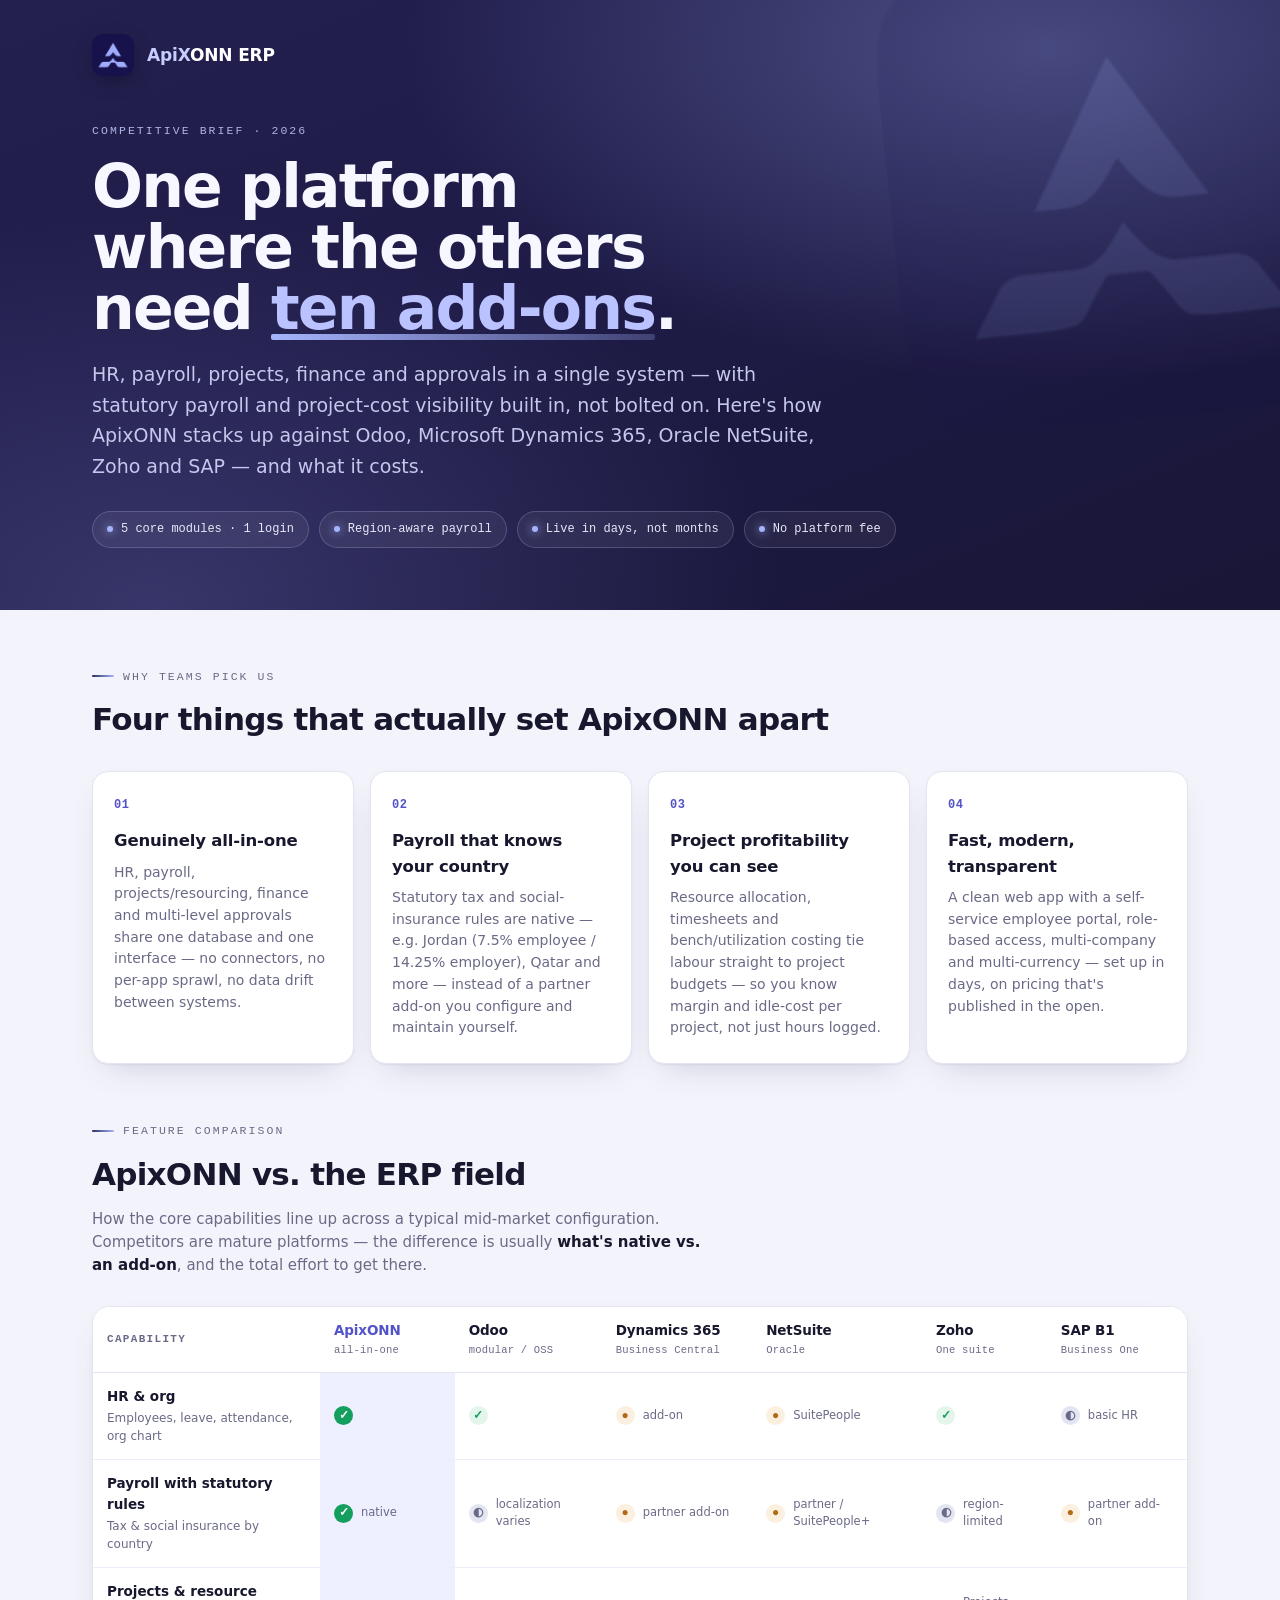
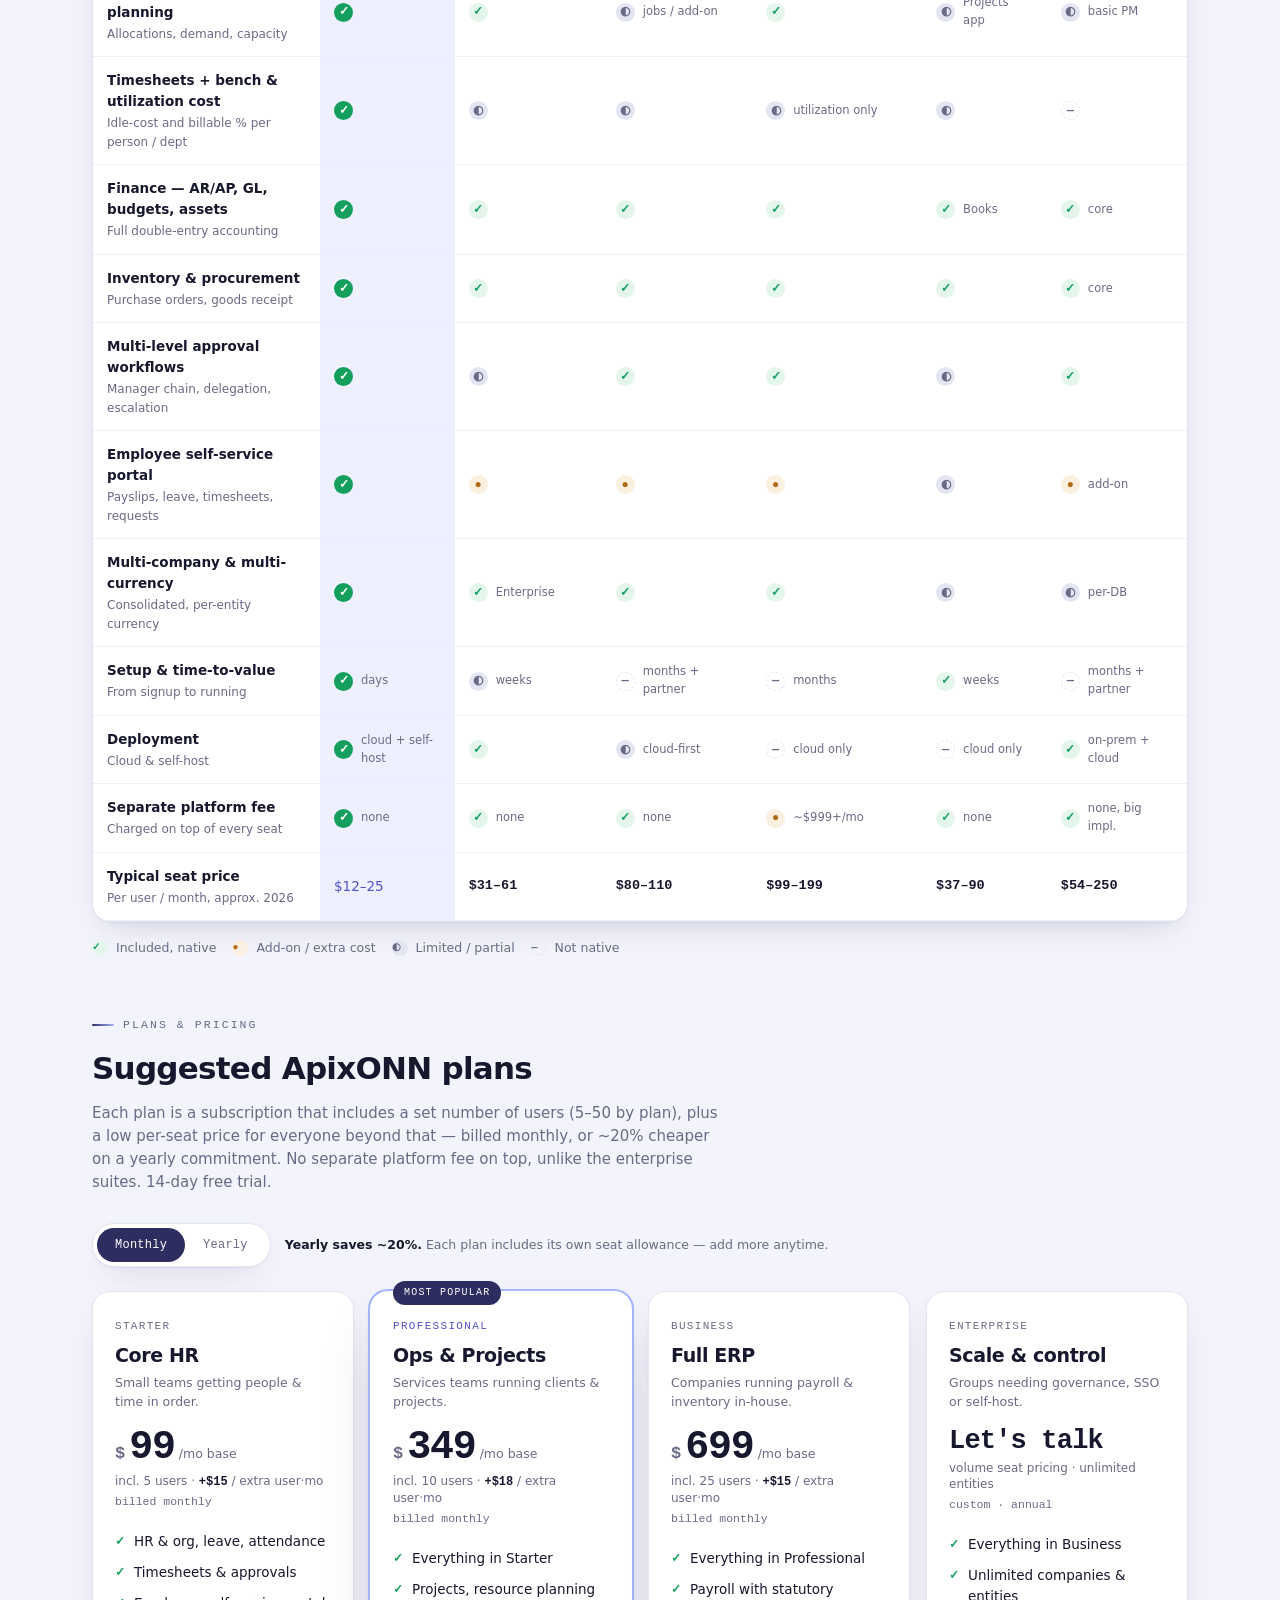
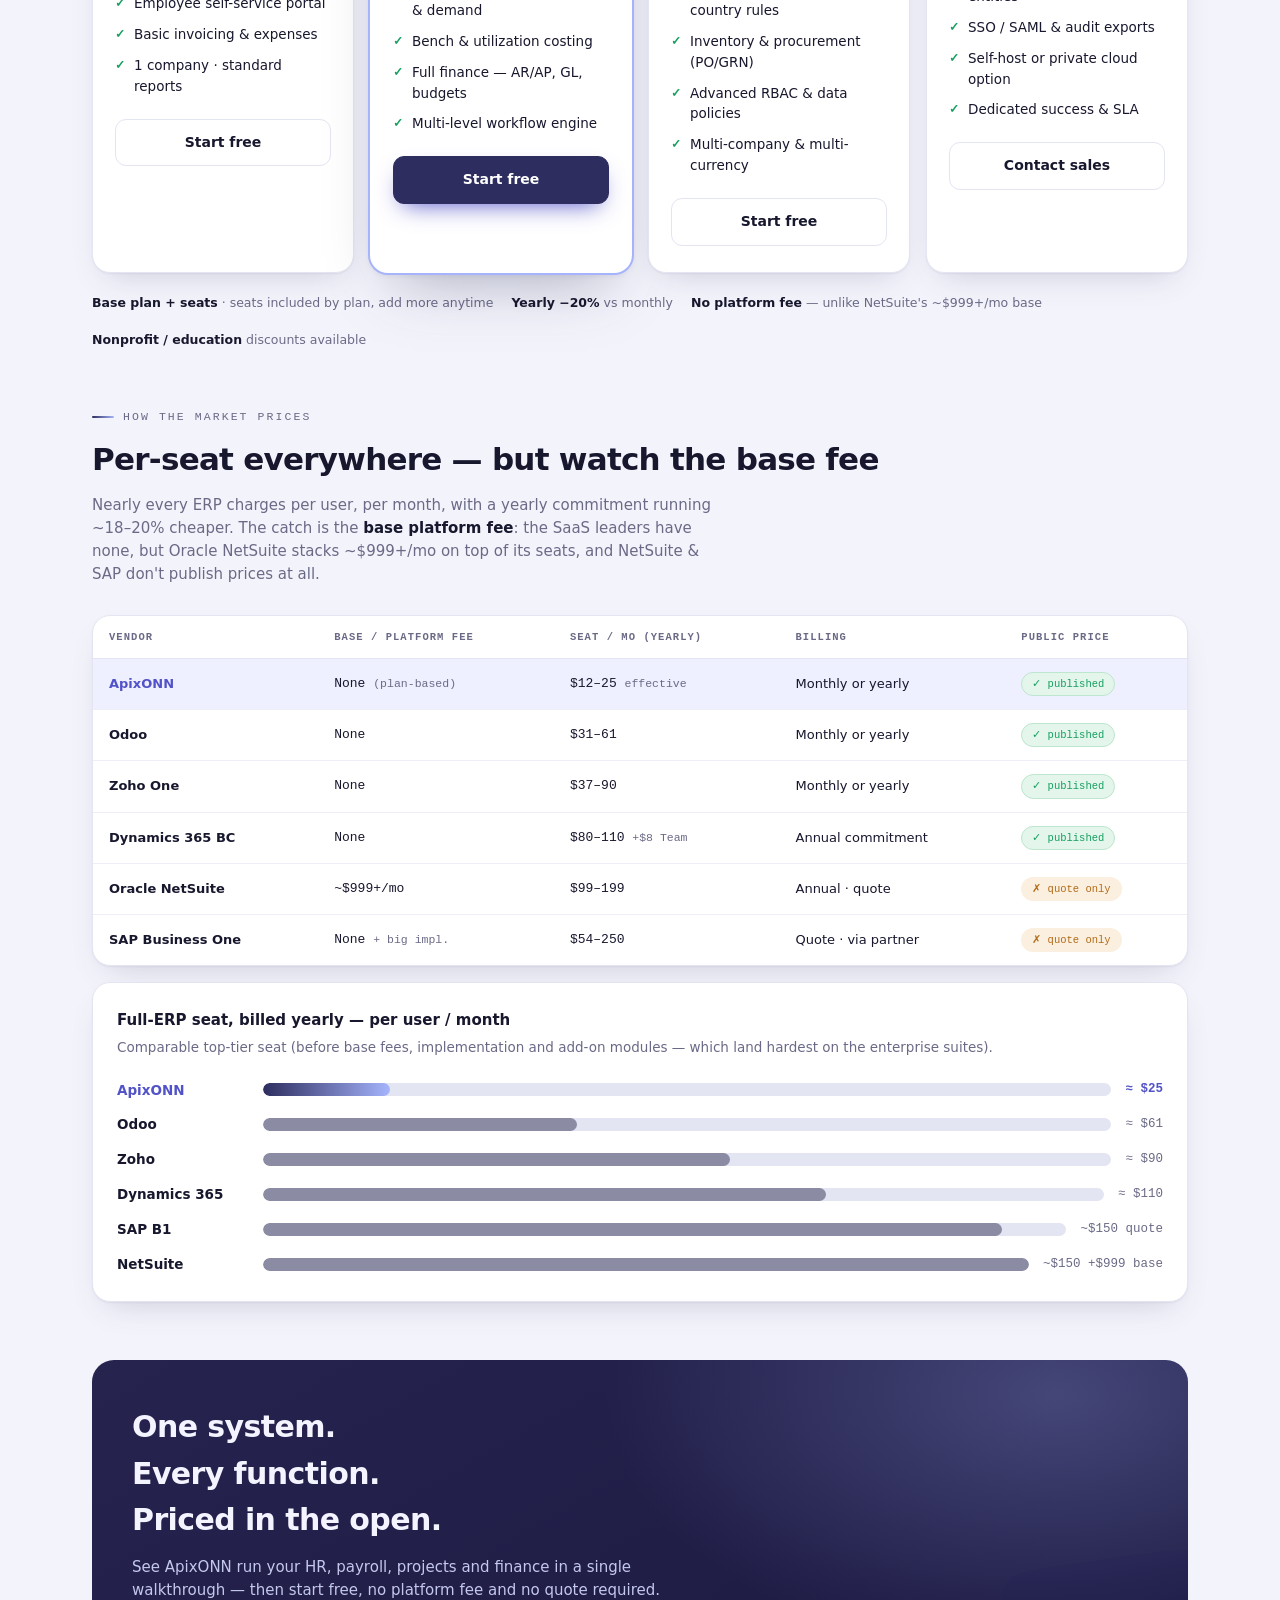
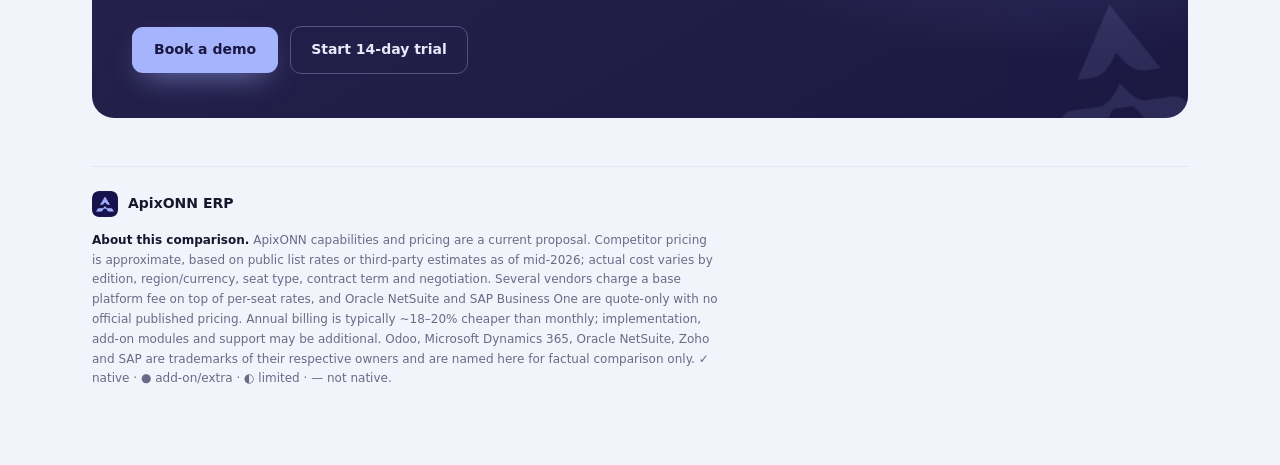
<file: compare.html>
<!doctype html>
<html lang="en">
<head>
<meta charset="utf-8">
<meta name="viewport" content="width=device-width, initial-scale=1">
<title>ApixONN vs. the ERP field — Comparison &amp; Pricing</title>
<meta name="description" content="How ApixONN ERP compares to Odoo, Microsoft Dynamics 365, Oracle NetSuite, Zoho and SAP — features, differentiators and suggested pricing.">
<meta name="robots" content="noindex, nofollow">
<meta name="theme-color" content="#1E1B47">
<meta property="og:title" content="ApixONN vs. the ERP field — Comparison &amp; Pricing">
<meta property="og:description" content="One platform where the others need ten add-ons. See how ApixONN compares — and what it costs.">
<meta property="og:type" content="website">
<link rel="icon" type="image/png" href="[data-uri]">
<link rel="apple-touch-icon" href="[data-uri]">
<style>
  *,*::before,*::after{box-sizing:border-box}
  html,body{margin:0;padding:0}
  body{background:#0F0F22;min-height:100%}
  img{max-width:100%}
</style>
</head>
<body>
<style>
  :root{
    --paper:#F3F4FB; --card:#FFFFFF; --ink:#17172E; --muted:#6A6A87;
    --line:#E4E5F2; --line-soft:#EEEEF8;
    --brand:#2D2D5F; --brand-2:#3D3D7F; --peri:#A5B4FC; --peri-deep:#5252C9;
    --col-tint:#EEF0FF; --on-brand:#FFFFFF;
    --good:#159F5E; --good-soft:#E4F6EC; --good-line:#BCE6CD;
    --amber:#B26A17; --amber-soft:#FBF0DF;
    --shadow:0 1px 2px rgba(29,29,74,.05),0 14px 34px -14px rgba(29,29,74,.20);
    --shadow-lg:0 2px 6px rgba(29,29,74,.08),0 30px 60px -24px rgba(29,29,74,.34);
    --sans:ui-sans-serif,system-ui,-apple-system,"Segoe UI",Roboto,Helvetica,Arial,sans-serif;
    --mono:ui-monospace,"SF Mono","SFMono-Regular",Menlo,"Cascadia Mono","Roboto Mono",Consolas,monospace;
  }
  @media (prefers-color-scheme:dark){
    :root{
      --paper:#0F0F22; --card:#191934; --ink:#ECECF7; --muted:#9A9ABC;
      --line:#2A2A4A; --line-soft:#212140;
      --brand:#A5B4FC; --brand-2:#8C8CF0; --peri:#A5B4FC; --peri-deep:#C7CEFF;
      --col-tint:#20213E; --on-brand:#16162E;
      --good:#34D08A; --good-soft:#123024; --good-line:#1F5641;
      --amber:#E0A24E; --amber-soft:#2A2113;
      --shadow:0 1px 2px rgba(0,0,0,.35),0 18px 40px -18px rgba(0,0,0,.6);
      --shadow-lg:0 2px 8px rgba(0,0,0,.4),0 36px 70px -26px rgba(0,0,0,.72);
    }
  }
  :root[data-theme="light"]{
    --paper:#F3F4FB; --card:#FFFFFF; --ink:#17172E; --muted:#6A6A87; --line:#E4E5F2; --line-soft:#EEEEF8;
    --brand:#2D2D5F; --brand-2:#3D3D7F; --peri:#A5B4FC; --peri-deep:#5252C9; --col-tint:#EEF0FF; --on-brand:#FFFFFF;
    --good:#159F5E; --good-soft:#E4F6EC; --good-line:#BCE6CD; --amber:#B26A17; --amber-soft:#FBF0DF;
    --shadow:0 1px 2px rgba(29,29,74,.05),0 14px 34px -14px rgba(29,29,74,.20);
    --shadow-lg:0 2px 6px rgba(29,29,74,.08),0 30px 60px -24px rgba(29,29,74,.34);
  }
  :root[data-theme="dark"]{
    --paper:#0F0F22; --card:#191934; --ink:#ECECF7; --muted:#9A9ABC; --line:#2A2A4A; --line-soft:#212140;
    --brand:#A5B4FC; --brand-2:#8C8CF0; --peri:#A5B4FC; --peri-deep:#C7CEFF; --col-tint:#20213E; --on-brand:#16162E;
    --good:#34D08A; --good-soft:#123024; --good-line:#1F5641; --amber:#E0A24E; --amber-soft:#2A2113;
    --shadow:0 1px 2px rgba(0,0,0,.35),0 18px 40px -18px rgba(0,0,0,.6);
    --shadow-lg:0 2px 8px rgba(0,0,0,.4),0 36px 70px -26px rgba(0,0,0,.72);
  }

  *{box-sizing:border-box}
  .wrap{background:var(--paper);color:var(--ink);font-family:var(--sans);-webkit-font-smoothing:antialiased;line-height:1.55}
  .page{max-width:1140px;margin:0 auto;padding:0 22px}
  .eyebrow{font-family:var(--mono);font-size:11.5px;letter-spacing:.18em;text-transform:uppercase;color:var(--muted)}
  h1,h2,h3{text-wrap:balance;margin:0}
  a{color:inherit}

  /* reveal — content is visible by default; JS opts into the animation via .reveal-on */
  .reveal-on [data-reveal]{opacity:0;transform:translateY(16px);transition:opacity .7s cubic-bezier(.2,.7,.2,1),transform .7s cubic-bezier(.2,.7,.2,1)}
  .reveal-on [data-reveal].in{opacity:1;transform:none}
  @media (prefers-reduced-motion:reduce){.reveal-on [data-reveal]{opacity:1;transform:none;transition:none}}

  /* ============ HERO (committed dark, brand indigo) ============ */
  .hero{position:relative;overflow:hidden;color:#F3F4FF;
    background:
      radial-gradient(120% 130% at 82% 8%, rgba(165,180,252,.34) 0%, rgba(165,180,252,0) 42%),
      radial-gradient(90% 120% at 12% 100%, rgba(93,93,159,.42) 0%, rgba(93,93,159,0) 55%),
      linear-gradient(158deg, #23204F 0%, #1E1B47 46%, #191637 100%);
  }
  .hero::after{content:"";position:absolute;left:0;right:0;bottom:-1px;height:1px;background:linear-gradient(90deg,transparent,rgba(165,180,252,.5),transparent)}
  .hero-wm{position:absolute;right:-70px;top:-40px;width:460px;max-width:60%;opacity:.10;filter:saturate(1.1);pointer-events:none;transform:rotate(-6deg)}
  .hero-inner{position:relative;max-width:1140px;margin:0 auto;padding:34px 22px 62px}
  .brandrow{display:flex;align-items:center;gap:13px;margin-bottom:46px}
  .brandrow img{width:42px;height:42px;border-radius:11px;box-shadow:0 6px 20px -6px rgba(0,0,0,.5)}
  .brandname{font-weight:700;letter-spacing:-.01em;font-size:17px;color:#fff}
  .brandname .l{color:#C7CEFF}
  .hero .eyebrow{color:#AEB4E6}
  h1{font-size:clamp(33px,5.6vw,60px);font-weight:800;letter-spacing:-.03em;line-height:1.02;max-width:17ch;margin-top:16px;color:#F6F7FF}
  h1 .accent{position:relative;color:#BAC2FF;white-space:nowrap}
  h1 .accent::after{content:"";position:absolute;left:0;right:0;bottom:.06em;height:.10em;border-radius:2px;background:linear-gradient(90deg,#A5B4FC,rgba(165,180,252,.25))}
  .lede{margin-top:20px;font-size:clamp(15.5px,1.85vw,19px);color:#C4C8EC;max-width:62ch;line-height:1.6}
  .chips{display:flex;flex-wrap:wrap;gap:10px;margin-top:30px}
  .chip{font-family:var(--mono);font-size:12px;color:#E7E9FA;background:rgba(255,255,255,.06);border:1px solid rgba(199,206,255,.22);border-radius:999px;padding:8px 14px;display:inline-flex;gap:8px;align-items:center;backdrop-filter:blur(4px)}
  .chip .dot{width:6px;height:6px;border-radius:50%;background:#A5B4FC;box-shadow:0 0 10px #A5B4FC}

  /* ============ sections ============ */
  section{padding:58px 0 0}
  .sechead{display:flex;flex-direction:column;gap:10px;margin-bottom:28px}
  .kick{display:inline-flex;align-items:center;gap:9px}
  .kick::before{content:"";width:22px;height:2px;border-radius:2px;background:linear-gradient(90deg,var(--brand),var(--peri))}
  .sechead h2{font-size:clamp(22px,3.1vw,31px);font-weight:800;letter-spacing:-.024em}
  .sechead p{margin:0;color:var(--muted);max-width:66ch;font-size:15px}
  .sechead p b{color:var(--ink);font-weight:600}

  /* differentiators */
  .grid4{display:grid;grid-template-columns:repeat(4,1fr);gap:16px}
  .feat{position:relative;background:var(--card);border:1px solid var(--line);border-radius:16px;padding:24px 21px;box-shadow:var(--shadow);overflow:hidden}
  .feat::before{content:"";position:absolute;inset:0 0 auto 0;height:3px;background:linear-gradient(90deg,var(--brand),var(--peri));opacity:0;transition:opacity .2s ease}
  .feat:hover::before{opacity:1}
  .feat .num{font-family:var(--mono);font-size:12px;color:var(--peri-deep);letter-spacing:.04em;font-weight:600}
  .feat h3{margin:13px 0 8px;font-size:16.5px;font-weight:700;letter-spacing:-.01em}
  .feat p{margin:0;font-size:14px;color:var(--muted);line-height:1.55}

  /* ============ comparison table ============ */
  .tablecard{background:var(--card);border:1px solid var(--line);border-radius:18px;box-shadow:var(--shadow);overflow:hidden}
  .scroll{overflow-x:auto}
  table.cmp{width:100%;border-collapse:collapse;min-width:1010px;font-size:13.5px}
  table.cmp th,table.cmp td{padding:13px 14px;text-align:left;vertical-align:middle;border-bottom:1px solid var(--line-soft)}
  table.cmp thead th{position:sticky;top:0;background:var(--card);z-index:2;font-size:12px;border-bottom:1px solid var(--line)}
  table.cmp thead th.cap{font-family:var(--mono);font-size:11px;letter-spacing:.12em;text-transform:uppercase;color:var(--muted);font-weight:600}
  .colname{font-weight:700;font-size:13.5px;color:var(--ink);letter-spacing:-.01em}
  .colname.us{color:var(--peri-deep)}
  .colsub{display:block;font-family:var(--mono);font-size:10.5px;color:var(--muted);font-weight:400;letter-spacing:.02em;margin-top:2px}
  td.rowcap{font-weight:600;color:var(--ink);max-width:270px}
  td.rowcap small{display:block;font-weight:400;color:var(--muted);font-size:12px;margin-top:2px}
  th.usc,td.usc{background:var(--col-tint)}
  th.usc{border-bottom:2px solid var(--peri)}
  .cell{display:flex;align-items:center;gap:8px;white-space:nowrap}
  .mk{width:19px;height:19px;border-radius:50%;display:grid;place-items:center;font-family:var(--mono);font-size:12px;font-weight:700;flex:0 0 auto;line-height:1}
  .mk.yes{background:var(--good-soft);color:var(--good)}
  .mk.us{background:var(--good);color:#fff}
  @media (prefers-color-scheme:dark){.mk.us{color:#07160F}}
  :root[data-theme="dark"] .mk.us{color:#07160F}
  :root[data-theme="light"] .mk.us{color:#fff}
  .mk.add{background:var(--amber-soft);color:var(--amber)}
  .mk.ltd{background:var(--line);color:var(--muted)}
  .mk.no{background:transparent;color:var(--muted);border:1px dashed var(--line)}
  .note{font-size:11.5px;color:var(--muted);white-space:normal}
  td.price{font-family:var(--mono);font-weight:600;font-variant-numeric:tabular-nums;color:var(--ink);white-space:nowrap}
  .legend{display:flex;flex-wrap:wrap;gap:16px;margin-top:16px;font-size:12.5px;color:var(--muted)}
  .legend span{display:inline-flex;align-items:center;gap:8px}

  /* ============ pricing ============ */
  .bt{position:absolute;width:1px;height:1px;opacity:0;overflow:hidden;clip:rect(0 0 0 0)}
  .billing-row{display:flex;align-items:center;gap:14px;flex-wrap:wrap;margin:2px 0 24px}
  .seg{display:inline-flex;align-items:center;border:1px solid var(--line);border-radius:999px;padding:4px;background:var(--card);cursor:pointer;user-select:none;box-shadow:var(--shadow)}
  .seg .opt{font-family:var(--mono);font-size:12px;letter-spacing:.02em;padding:8px 18px;border-radius:999px;color:var(--muted);transition:background .18s ease,color .18s ease}
  .seg .opt.m{background:var(--brand);color:var(--on-brand)}
  .bt:checked ~ .billing-row .seg .opt.m{background:transparent;color:var(--muted)}
  .bt:checked ~ .billing-row .seg .opt.y{background:var(--brand);color:var(--on-brand)}
  .bt:focus-visible ~ .billing-row .seg{outline:2px solid var(--peri);outline-offset:2px}
  .billing-hint{font-size:12.5px;color:var(--muted)}
  .billing-hint b{color:var(--ink);font-weight:600}

  .price-grid{display:grid;grid-template-columns:repeat(4,1fr);gap:16px;align-items:stretch}
  .plan{position:relative;background:var(--card);border:1px solid var(--line);border-radius:18px;padding:26px 22px;display:flex;flex-direction:column;box-shadow:var(--shadow)}
  .plan.pop{border-color:transparent;box-shadow:0 0 0 2px var(--peri),var(--shadow-lg)}
  .plan.pop::before{content:"Most popular";position:absolute;top:-11px;left:22px;font-family:var(--mono);font-size:10px;letter-spacing:.12em;text-transform:uppercase;color:var(--on-brand);background:var(--brand);padding:4px 11px;border-radius:999px}
  .plan .tag{font-family:var(--mono);font-size:11px;letter-spacing:.12em;text-transform:uppercase;color:var(--muted)}
  .plan.pop .tag{color:var(--peri-deep)}
  .plan h3{font-size:19px;font-weight:800;letter-spacing:-.02em;margin:6px 0 2px}
  .plan .who{font-size:12.5px;color:var(--muted);min-height:34px}
  .amt-y{display:none}
  .bt:checked ~ .price-grid .amt-m{display:none}
  .bt:checked ~ .price-grid .amt-y{display:block}
  .amount{display:flex;align-items:baseline;gap:4px;margin:16px 0 2px;font-family:var(--mono);font-variant-numeric:tabular-nums}
  .amount .cur{font-size:17px;color:var(--muted);font-weight:600}
  .amount .val{font-size:40px;font-weight:800;letter-spacing:-.03em;color:var(--ink);line-height:1}
  .amount .per{font-size:12.5px;color:var(--muted);font-family:var(--sans)}
  .amount.custom .val{font-size:27px}
  .seatline{font-size:12px;color:var(--muted);margin-top:5px;line-height:1.4}
  .seatline b{color:var(--ink);font-weight:700;font-family:var(--mono);font-variant-numeric:tabular-nums}
  .billnote{font-size:11.5px;color:var(--muted);font-family:var(--mono);margin-top:3px}
  .plan ul{list-style:none;padding:0;margin:20px 0 0;display:flex;flex-direction:column;gap:10px;font-size:13.5px}
  .plan li{display:flex;gap:9px;align-items:flex-start;color:var(--ink)}
  .plan li::before{content:"✓";color:var(--good);font-family:var(--mono);font-weight:700;font-size:12px;margin-top:2px}
  .cta{margin-top:22px;text-align:center;font-weight:700;font-size:14px;padding:12px;border-radius:11px;border:1px solid var(--line);color:var(--ink);background:transparent;transition:transform .15s ease,box-shadow .15s ease}
  .plan.pop .cta{background:var(--brand);color:var(--on-brand);border-color:var(--brand);box-shadow:0 10px 24px -10px var(--peri-deep)}
  .plan .cta:hover{transform:translateY(-1px)}
  .pricenote{margin-top:20px;font-size:12.5px;color:var(--muted);display:flex;flex-wrap:wrap;gap:18px}
  .pricenote b{color:var(--ink);font-weight:600}

  /* pricing-model table */
  .pmwrap{background:var(--card);border:1px solid var(--line);border-radius:18px;box-shadow:var(--shadow);overflow:hidden;margin-bottom:16px}
  .pmscroll{overflow-x:auto}
  table.pm{width:100%;border-collapse:collapse;min-width:680px;font-size:13px}
  table.pm th,table.pm td{padding:13px 16px;text-align:left;border-bottom:1px solid var(--line-soft);vertical-align:middle}
  table.pm thead th{font-family:var(--mono);font-size:10.5px;letter-spacing:.1em;text-transform:uppercase;color:var(--muted);font-weight:600;border-bottom:1px solid var(--line)}
  table.pm tbody tr:last-child td{border-bottom:none}
  table.pm tbody tr.us{background:var(--col-tint)}
  table.pm td.v{font-family:var(--mono);font-variant-numeric:tabular-nums;white-space:nowrap}
  table.pm .vend{font-weight:700}
  table.pm tr.us .vend{color:var(--peri-deep)}
  .pill{display:inline-block;font-family:var(--mono);font-size:10.5px;padding:3px 10px;border-radius:999px;border:1px solid var(--line);color:var(--muted);white-space:nowrap}
  .pill.no{color:var(--amber);border-color:transparent;background:var(--amber-soft)}
  .pill.yes{color:var(--good);border-color:var(--good-line);background:var(--good-soft)}

  /* market bars */
  .market{background:var(--card);border:1px solid var(--line);border-radius:18px;padding:26px 24px;box-shadow:var(--shadow)}
  .market h3{font-size:15px;font-weight:700;margin-bottom:4px}
  .market p.sub{margin:0 0 22px;color:var(--muted);font-size:13.5px}
  .bars{display:flex;flex-direction:column;gap:14px}
  .bar{display:grid;grid-template-columns:132px 1fr auto;align-items:center;gap:14px}
  .bar .nm{font-size:13.5px;font-weight:600}
  .bar .nm.us{color:var(--peri-deep)}
  .bar .track{display:block;height:13px;border-radius:999px;background:var(--line);overflow:hidden}
  .bar .fill{display:block;height:100%;border-radius:999px;background:var(--muted);opacity:.72}
  .bar.us .fill{background:linear-gradient(90deg,var(--brand),var(--peri));opacity:1}
  .bar .pv{font-family:var(--mono);font-size:12.5px;font-variant-numeric:tabular-nums;color:var(--muted);white-space:nowrap}
  .bar.us .pv{color:var(--peri-deep);font-weight:700}

  /* CTA band */
  .ctaband{position:relative;overflow:hidden;margin-top:58px;border-radius:22px;padding:44px 40px;color:#F3F4FF;
    background:radial-gradient(90% 160% at 88% 10%, rgba(165,180,252,.28) 0%, rgba(165,180,252,0) 46%),linear-gradient(150deg,#26234F,#1B1840)}
  .ctaband h2{font-size:clamp(22px,3vw,30px);font-weight:800;letter-spacing:-.02em;max-width:20ch}
  .ctaband p{margin:12px 0 0;color:#C4C8EC;max-width:56ch;font-size:15px}
  .ctaband .row{display:flex;flex-wrap:wrap;gap:12px;margin-top:24px;align-items:center}
  .btn-primary{background:#A5B4FC;color:#1A1740;font-weight:700;font-size:14px;padding:12px 22px;border-radius:11px;box-shadow:0 12px 30px -12px rgba(165,180,252,.7)}
  .btn-ghost{border:1px solid rgba(199,206,255,.3);color:#E7E9FA;font-weight:600;font-size:14px;padding:12px 20px;border-radius:11px}
  .ctaband .cwm{position:absolute;right:-40px;bottom:-60px;width:220px;opacity:.12;transform:rotate(-8deg);pointer-events:none}

  footer{margin-top:48px;padding:24px 0 64px;border-top:1px solid var(--line);color:var(--muted);font-size:12px;line-height:1.65}
  footer .foot-brand{display:flex;align-items:center;gap:10px;margin-bottom:14px}
  footer .foot-brand img{width:26px;height:26px;border-radius:7px}
  footer .foot-brand b{color:var(--ink);font-weight:700;font-size:14px}
  footer .disc{max-width:82ch}

  @media (max-width:900px){
    .grid4{grid-template-columns:repeat(2,1fr)}
    .price-grid{grid-template-columns:repeat(2,1fr)}
  }
  @media (max-width:560px){
    .grid4,.price-grid{grid-template-columns:1fr}
    .bar{grid-template-columns:92px 1fr auto;gap:10px}
    .ctaband{padding:32px 24px}
  }
  @media (prefers-reduced-motion:no-preference){
    .feat,.plan{transition:transform .16s ease,box-shadow .16s ease}
    .feat:hover{transform:translateY(-3px);box-shadow:var(--shadow-lg)}
    .plan:hover{transform:translateY(-2px)}
  }
</style>

<div class="wrap">

  <header class="hero">
    <img class="hero-wm" src="[data-uri]" alt="">
    <div class="hero-inner">
      <div class="brandrow">
        <img src="[data-uri]" alt="ApixONN logo">
        <div class="brandname"><span class="l">ApiX</span>ONN&nbsp;ERP</div>
      </div>
      <div class="eyebrow">Competitive brief · 2026</div>
      <h1>One platform where the others need <span class="accent">ten add-ons</span>.</h1>
      <p class="lede">HR, payroll, projects, finance and approvals in a single system — with statutory payroll and project-cost visibility built in, not bolted on. Here's how ApixONN stacks up against Odoo, Microsoft Dynamics 365, Oracle NetSuite, Zoho and SAP — and what it costs.</p>
      <div class="chips">
        <span class="chip"><span class="dot"></span>5 core modules · 1 login</span>
        <span class="chip"><span class="dot"></span>Region-aware payroll</span>
        <span class="chip"><span class="dot"></span>Live in days, not months</span>
        <span class="chip"><span class="dot"></span>No platform fee</span>
      </div>
    </div>
  </header>

  <div class="page">

    <section data-reveal>
      <div class="sechead">
        <span class="kick"><span class="eyebrow">Why teams pick us</span></span>
        <h2>Four things that actually set ApixONN apart</h2>
      </div>
      <div class="grid4">
        <div class="feat">
          <div class="num">01</div>
          <h3>Genuinely all-in-one</h3>
          <p>HR, payroll, projects/resourcing, finance and multi-level approvals share one database and one interface — no connectors, no per-app sprawl, no data drift between systems.</p>
        </div>
        <div class="feat">
          <div class="num">02</div>
          <h3>Payroll that knows your country</h3>
          <p>Statutory tax and social-insurance rules are native — e.g. Jordan (7.5% employee / 14.25% employer), Qatar and more — instead of a partner add-on you configure and maintain yourself.</p>
        </div>
        <div class="feat">
          <div class="num">03</div>
          <h3>Project profitability you can see</h3>
          <p>Resource allocation, timesheets and bench/utilization costing tie labour straight to project budgets — so you know margin and idle-cost per project, not just hours logged.</p>
        </div>
        <div class="feat">
          <div class="num">04</div>
          <h3>Fast, modern, transparent</h3>
          <p>A clean web app with a self-service employee portal, role-based access, multi-company and multi-currency — set up in days, on pricing that's published in the open.</p>
        </div>
      </div>
    </section>

    <section data-reveal>
      <div class="sechead">
        <span class="kick"><span class="eyebrow">Feature comparison</span></span>
        <h2>ApixONN vs. the ERP field</h2>
        <p>How the core capabilities line up across a typical mid-market configuration. Competitors are mature platforms — the difference is usually <b>what's native vs. an add-on</b>, and the total effort to get there.</p>
      </div>
      <div class="tablecard">
        <div class="scroll">
          <table class="cmp">
            <thead>
              <tr>
                <th class="cap">Capability</th>
                <th class="usc"><span class="colname us">ApixONN</span><span class="colsub">all-in-one</span></th>
                <th><span class="colname">Odoo</span><span class="colsub">modular / OSS</span></th>
                <th><span class="colname">Dynamics&nbsp;365</span><span class="colsub">Business Central</span></th>
                <th><span class="colname">NetSuite</span><span class="colsub">Oracle</span></th>
                <th><span class="colname">Zoho</span><span class="colsub">One suite</span></th>
                <th><span class="colname">SAP&nbsp;B1</span><span class="colsub">Business One</span></th>
              </tr>
            </thead>
            <tbody>
              <tr>
                <td class="rowcap">HR &amp; org<small>Employees, leave, attendance, org chart</small></td>
                <td class="usc"><span class="cell"><span class="mk us">✓</span></span></td>
                <td><span class="cell"><span class="mk yes">✓</span></span></td>
                <td><span class="cell"><span class="mk add">●</span><span class="note">add-on</span></span></td>
                <td><span class="cell"><span class="mk add">●</span><span class="note">SuitePeople</span></span></td>
                <td><span class="cell"><span class="mk yes">✓</span></span></td>
                <td><span class="cell"><span class="mk ltd">◐</span><span class="note">basic HR</span></span></td>
              </tr>
              <tr>
                <td class="rowcap">Payroll with statutory rules<small>Tax &amp; social insurance by country</small></td>
                <td class="usc"><span class="cell"><span class="mk us">✓</span><span class="note">native</span></span></td>
                <td><span class="cell"><span class="mk ltd">◐</span><span class="note">localization varies</span></span></td>
                <td><span class="cell"><span class="mk add">●</span><span class="note">partner add-on</span></span></td>
                <td><span class="cell"><span class="mk add">●</span><span class="note">partner / SuitePeople+</span></span></td>
                <td><span class="cell"><span class="mk ltd">◐</span><span class="note">region-limited</span></span></td>
                <td><span class="cell"><span class="mk add">●</span><span class="note">partner add-on</span></span></td>
              </tr>
              <tr>
                <td class="rowcap">Projects &amp; resource planning<small>Allocations, demand, capacity</small></td>
                <td class="usc"><span class="cell"><span class="mk us">✓</span></span></td>
                <td><span class="cell"><span class="mk yes">✓</span></span></td>
                <td><span class="cell"><span class="mk ltd">◐</span><span class="note">jobs / add-on</span></span></td>
                <td><span class="cell"><span class="mk yes">✓</span></span></td>
                <td><span class="cell"><span class="mk ltd">◐</span><span class="note">Projects app</span></span></td>
                <td><span class="cell"><span class="mk ltd">◐</span><span class="note">basic PM</span></span></td>
              </tr>
              <tr>
                <td class="rowcap">Timesheets + bench &amp; utilization cost<small>Idle-cost and billable % per person / dept</small></td>
                <td class="usc"><span class="cell"><span class="mk us">✓</span></span></td>
                <td><span class="cell"><span class="mk ltd">◐</span></span></td>
                <td><span class="cell"><span class="mk ltd">◐</span></span></td>
                <td><span class="cell"><span class="mk ltd">◐</span><span class="note">utilization only</span></span></td>
                <td><span class="cell"><span class="mk ltd">◐</span></span></td>
                <td><span class="cell"><span class="mk no">—</span></span></td>
              </tr>
              <tr>
                <td class="rowcap">Finance — AR/AP, GL, budgets, assets<small>Full double-entry accounting</small></td>
                <td class="usc"><span class="cell"><span class="mk us">✓</span></span></td>
                <td><span class="cell"><span class="mk yes">✓</span></span></td>
                <td><span class="cell"><span class="mk yes">✓</span></span></td>
                <td><span class="cell"><span class="mk yes">✓</span></span></td>
                <td><span class="cell"><span class="mk yes">✓</span><span class="note">Books</span></span></td>
                <td><span class="cell"><span class="mk yes">✓</span><span class="note">core</span></span></td>
              </tr>
              <tr>
                <td class="rowcap">Inventory &amp; procurement<small>Purchase orders, goods receipt</small></td>
                <td class="usc"><span class="cell"><span class="mk us">✓</span></span></td>
                <td><span class="cell"><span class="mk yes">✓</span></span></td>
                <td><span class="cell"><span class="mk yes">✓</span></span></td>
                <td><span class="cell"><span class="mk yes">✓</span></span></td>
                <td><span class="cell"><span class="mk yes">✓</span></span></td>
                <td><span class="cell"><span class="mk yes">✓</span><span class="note">core</span></span></td>
              </tr>
              <tr>
                <td class="rowcap">Multi-level approval workflows<small>Manager chain, delegation, escalation</small></td>
                <td class="usc"><span class="cell"><span class="mk us">✓</span></span></td>
                <td><span class="cell"><span class="mk ltd">◐</span></span></td>
                <td><span class="cell"><span class="mk yes">✓</span></span></td>
                <td><span class="cell"><span class="mk yes">✓</span></span></td>
                <td><span class="cell"><span class="mk ltd">◐</span></span></td>
                <td><span class="cell"><span class="mk yes">✓</span></span></td>
              </tr>
              <tr>
                <td class="rowcap">Employee self-service portal<small>Payslips, leave, timesheets, requests</small></td>
                <td class="usc"><span class="cell"><span class="mk us">✓</span></span></td>
                <td><span class="cell"><span class="mk add">●</span></span></td>
                <td><span class="cell"><span class="mk add">●</span></span></td>
                <td><span class="cell"><span class="mk add">●</span></span></td>
                <td><span class="cell"><span class="mk ltd">◐</span></span></td>
                <td><span class="cell"><span class="mk add">●</span><span class="note">add-on</span></span></td>
              </tr>
              <tr>
                <td class="rowcap">Multi-company &amp; multi-currency<small>Consolidated, per-entity currency</small></td>
                <td class="usc"><span class="cell"><span class="mk us">✓</span></span></td>
                <td><span class="cell"><span class="mk yes">✓</span><span class="note">Enterprise</span></span></td>
                <td><span class="cell"><span class="mk yes">✓</span></span></td>
                <td><span class="cell"><span class="mk yes">✓</span></span></td>
                <td><span class="cell"><span class="mk ltd">◐</span></span></td>
                <td><span class="cell"><span class="mk ltd">◐</span><span class="note">per-DB</span></span></td>
              </tr>
              <tr>
                <td class="rowcap">Setup &amp; time-to-value<small>From signup to running</small></td>
                <td class="usc"><span class="cell"><span class="mk us">✓</span><span class="note">days</span></span></td>
                <td><span class="cell"><span class="mk ltd">◐</span><span class="note">weeks</span></span></td>
                <td><span class="cell"><span class="mk no">—</span><span class="note">months + partner</span></span></td>
                <td><span class="cell"><span class="mk no">—</span><span class="note">months</span></span></td>
                <td><span class="cell"><span class="mk yes">✓</span><span class="note">weeks</span></span></td>
                <td><span class="cell"><span class="mk no">—</span><span class="note">months + partner</span></span></td>
              </tr>
              <tr>
                <td class="rowcap">Deployment<small>Cloud &amp; self-host</small></td>
                <td class="usc"><span class="cell"><span class="mk us">✓</span><span class="note">cloud + self-host</span></span></td>
                <td><span class="cell"><span class="mk yes">✓</span></span></td>
                <td><span class="cell"><span class="mk ltd">◐</span><span class="note">cloud-first</span></span></td>
                <td><span class="cell"><span class="mk no">—</span><span class="note">cloud only</span></span></td>
                <td><span class="cell"><span class="mk no">—</span><span class="note">cloud only</span></span></td>
                <td><span class="cell"><span class="mk yes">✓</span><span class="note">on-prem + cloud</span></span></td>
              </tr>
              <tr>
                <td class="rowcap">Separate platform fee<small>Charged on top of every seat</small></td>
                <td class="usc"><span class="cell"><span class="mk us">✓</span><span class="note">none</span></span></td>
                <td><span class="cell"><span class="mk yes">✓</span><span class="note">none</span></span></td>
                <td><span class="cell"><span class="mk yes">✓</span><span class="note">none</span></span></td>
                <td><span class="cell"><span class="mk add">●</span><span class="note">~$999+/mo</span></span></td>
                <td><span class="cell"><span class="mk yes">✓</span><span class="note">none</span></span></td>
                <td><span class="cell"><span class="mk yes">✓</span><span class="note">none, big impl.</span></span></td>
              </tr>
              <tr>
                <td class="rowcap">Typical seat price<small>Per user / month, approx. 2026</small></td>
                <td class="usc"><span class="price" style="color:var(--peri-deep)">$12–25</span></td>
                <td class="price">$31–61</td>
                <td class="price">$80–110</td>
                <td class="price">$99–199</td>
                <td class="price">$37–90</td>
                <td class="price">$54–250</td>
              </tr>
            </tbody>
          </table>
        </div>
      </div>
      <div class="legend">
        <span><span class="mk yes" style="width:16px;height:16px;font-size:10px">✓</span> Included, native</span>
        <span><span class="mk add" style="width:16px;height:16px;font-size:10px">●</span> Add-on / extra cost</span>
        <span><span class="mk ltd" style="width:16px;height:16px;font-size:10px">◐</span> Limited / partial</span>
        <span><span class="mk no" style="width:16px;height:16px;font-size:10px">—</span> Not native</span>
      </div>
    </section>

    <section data-reveal>
      <div class="sechead">
        <span class="kick"><span class="eyebrow">Plans &amp; pricing</span></span>
        <h2>Suggested ApixONN plans</h2>
        <p>Each plan is a subscription that includes a set number of users (5–50 by plan), plus a low per-seat price for everyone beyond that — billed monthly, or ~20% cheaper on a yearly commitment. No separate platform fee on top, unlike the enterprise suites. 14-day free trial.</p>
      </div>

      <input type="checkbox" id="billing" class="bt" aria-label="Toggle yearly billing">
      <div class="billing-row">
        <label for="billing" class="seg" role="switch">
          <span class="opt m">Monthly</span>
          <span class="opt y">Yearly</span>
        </label>
        <span class="billing-hint"><b>Yearly saves ~20%.</b> Each plan includes its own seat allowance — add more anytime.</span>
      </div>

      <div class="price-grid">
        <div class="plan">
          <div class="tag">Starter</div>
          <h3>Core HR</h3>
          <div class="who">Small teams getting people &amp; time in order.</div>
          <div class="amt amt-m">
            <div class="amount"><span class="cur">$</span><span class="val">99</span><span class="per">/mo base</span></div>
            <div class="seatline">incl. 5 users · <b>+$15</b> / extra user·mo</div>
            <div class="billnote">billed monthly</div>
          </div>
          <div class="amt amt-y">
            <div class="amount"><span class="cur">$</span><span class="val">79</span><span class="per">/mo base</span></div>
            <div class="seatline">incl. 5 users · <b>+$12</b> / extra user·mo</div>
            <div class="billnote">billed yearly · save 20%</div>
          </div>
          <ul>
            <li>HR &amp; org, leave, attendance</li>
            <li>Timesheets &amp; approvals</li>
            <li>Employee self-service portal</li>
            <li>Basic invoicing &amp; expenses</li>
            <li>1 company · standard reports</li>
          </ul>
          <div class="cta">Start free</div>
        </div>

        <div class="plan pop">
          <div class="tag">Professional</div>
          <h3>Ops &amp; Projects</h3>
          <div class="who">Services teams running clients &amp; projects.</div>
          <div class="amt amt-m">
            <div class="amount"><span class="cur">$</span><span class="val">349</span><span class="per">/mo base</span></div>
            <div class="seatline">incl. 10 users · <b>+$18</b> / extra user·mo</div>
            <div class="billnote">billed monthly</div>
          </div>
          <div class="amt amt-y">
            <div class="amount"><span class="cur">$</span><span class="val">279</span><span class="per">/mo base</span></div>
            <div class="seatline">incl. 10 users · <b>+$14</b> / extra user·mo</div>
            <div class="billnote">billed yearly · save 20%</div>
          </div>
          <ul>
            <li>Everything in Starter</li>
            <li>Projects, resource planning &amp; demand</li>
            <li>Bench &amp; utilization costing</li>
            <li>Full finance — AR/AP, GL, budgets</li>
            <li>Multi-level workflow engine</li>
          </ul>
          <div class="cta">Start free</div>
        </div>

        <div class="plan">
          <div class="tag">Business</div>
          <h3>Full ERP</h3>
          <div class="who">Companies running payroll &amp; inventory in-house.</div>
          <div class="amt amt-m">
            <div class="amount"><span class="cur">$</span><span class="val">699</span><span class="per">/mo base</span></div>
            <div class="seatline">incl. 25 users · <b>+$15</b> / extra user·mo</div>
            <div class="billnote">billed monthly</div>
          </div>
          <div class="amt amt-y">
            <div class="amount"><span class="cur">$</span><span class="val">559</span><span class="per">/mo base</span></div>
            <div class="seatline">incl. 25 users · <b>+$12</b> / extra user·mo</div>
            <div class="billnote">billed yearly · save 20%</div>
          </div>
          <ul>
            <li>Everything in Professional</li>
            <li>Payroll with statutory country rules</li>
            <li>Inventory &amp; procurement (PO/GRN)</li>
            <li>Advanced RBAC &amp; data policies</li>
            <li>Multi-company &amp; multi-currency</li>
          </ul>
          <div class="cta">Start free</div>
        </div>

        <div class="plan">
          <div class="tag">Enterprise</div>
          <h3>Scale &amp; control</h3>
          <div class="who">Groups needing governance, SSO or self-host.</div>
          <div class="amt">
            <div class="amount custom"><span class="val">Let's talk</span></div>
            <div class="seatline">volume seat pricing · unlimited entities</div>
            <div class="billnote">custom · annual</div>
          </div>
          <ul>
            <li>Everything in Business</li>
            <li>Unlimited companies &amp; entities</li>
            <li>SSO / SAML &amp; audit exports</li>
            <li>Self-host or private cloud option</li>
            <li>Dedicated success &amp; SLA</li>
          </ul>
          <div class="cta">Contact sales</div>
        </div>
      </div>
      <div class="pricenote">
        <span><b>Base plan + seats</b> · seats included by plan, add more anytime</span>
        <span><b>Yearly −20%</b> vs monthly</span>
        <span><b>No platform fee</b> — unlike NetSuite's ~$999+/mo base</span>
        <span><b>Nonprofit / education</b> discounts available</span>
      </div>
    </section>

    <section data-reveal>
      <div class="sechead">
        <span class="kick"><span class="eyebrow">How the market prices</span></span>
        <h2>Per-seat everywhere — but watch the base fee</h2>
        <p>Nearly every ERP charges per user, per month, with a yearly commitment running ~18–20% cheaper. The catch is the <b>base platform fee</b>: the SaaS leaders have none, but Oracle NetSuite stacks ~$999+/mo on top of its seats, and NetSuite &amp; SAP don't publish prices at all.</p>
      </div>

      <div class="pmwrap">
        <div class="pmscroll">
          <table class="pm">
            <thead>
              <tr>
                <th>Vendor</th>
                <th>Base / platform fee</th>
                <th>Seat / mo (yearly)</th>
                <th>Billing</th>
                <th>Public price</th>
              </tr>
            </thead>
            <tbody>
              <tr class="us">
                <td class="vend">ApixONN</td>
                <td class="v">None <span class="note">(plan-based)</span></td>
                <td class="v">$12–25 <span class="note">effective</span></td>
                <td>Monthly or yearly</td>
                <td><span class="pill yes">✓ published</span></td>
              </tr>
              <tr>
                <td class="vend">Odoo</td>
                <td class="v">None</td>
                <td class="v">$31–61</td>
                <td>Monthly or yearly</td>
                <td><span class="pill yes">✓ published</span></td>
              </tr>
              <tr>
                <td class="vend">Zoho One</td>
                <td class="v">None</td>
                <td class="v">$37–90</td>
                <td>Monthly or yearly</td>
                <td><span class="pill yes">✓ published</span></td>
              </tr>
              <tr>
                <td class="vend">Dynamics 365 BC</td>
                <td class="v">None</td>
                <td class="v">$80–110 <span class="note">+$8 Team</span></td>
                <td>Annual commitment</td>
                <td><span class="pill yes">✓ published</span></td>
              </tr>
              <tr>
                <td class="vend">Oracle NetSuite</td>
                <td class="v">~$999+/mo</td>
                <td class="v">$99–199</td>
                <td>Annual · quote</td>
                <td><span class="pill no">✗ quote only</span></td>
              </tr>
              <tr>
                <td class="vend">SAP Business One</td>
                <td class="v">None <span class="note">+ big impl.</span></td>
                <td class="v">$54–250</td>
                <td>Quote · via partner</td>
                <td><span class="pill no">✗ quote only</span></td>
              </tr>
            </tbody>
          </table>
        </div>
      </div>

      <div class="market">
        <h3>Full-ERP seat, billed yearly — per user / month</h3>
        <p class="sub">Comparable top-tier seat (before base fees, implementation and add-on modules — which land hardest on the enterprise suites).</p>
        <div class="bars">
          <div class="bar us">
            <span class="nm us">ApixONN</span>
            <span class="track"><span class="fill" style="width:15%"></span></span>
            <span class="pv">≈ $25</span>
          </div>
          <div class="bar">
            <span class="nm">Odoo</span>
            <span class="track"><span class="fill" style="width:37%"></span></span>
            <span class="pv">≈ $61</span>
          </div>
          <div class="bar">
            <span class="nm">Zoho</span>
            <span class="track"><span class="fill" style="width:55%"></span></span>
            <span class="pv">≈ $90</span>
          </div>
          <div class="bar">
            <span class="nm">Dynamics&nbsp;365</span>
            <span class="track"><span class="fill" style="width:67%"></span></span>
            <span class="pv">≈ $110</span>
          </div>
          <div class="bar">
            <span class="nm">SAP&nbsp;B1</span>
            <span class="track"><span class="fill" style="width:92%"></span></span>
            <span class="pv">~$150 quote</span>
          </div>
          <div class="bar">
            <span class="nm">NetSuite</span>
            <span class="track"><span class="fill" style="width:100%"></span></span>
            <span class="pv">~$150 &plus;$999 base</span>
          </div>
        </div>
      </div>

      <div class="ctaband" data-reveal>
        <img class="cwm" src="[data-uri]" alt="">
        <h2>One system. Every function. Priced in the open.</h2>
        <p>See ApixONN run your HR, payroll, projects and finance in a single walkthrough — then start free, no platform fee and no quote required.</p>
        <div class="row">
          <span class="btn-primary">Book a demo</span>
          <span class="btn-ghost">Start 14-day trial</span>
        </div>
      </div>

    </section>

    <footer>
      <div class="foot-brand">
        <img src="[data-uri]" alt="ApixONN logo">
        <b>ApixONN ERP</b>
      </div>
      <p class="disc"><b style="color:var(--ink)">About this comparison.</b> ApixONN capabilities and pricing are a current proposal. Competitor pricing is approximate, based on public list rates or third-party estimates as of mid-2026; actual cost varies by edition, region/currency, seat type, contract term and negotiation. Several vendors charge a base platform fee on top of per-seat rates, and Oracle NetSuite and SAP Business One are quote-only with no official published pricing. Annual billing is typically ~18–20% cheaper than monthly; implementation, add-on modules and support may be additional. Odoo, Microsoft Dynamics 365, Oracle NetSuite, Zoho and SAP are trademarks of their respective owners and are named here for factual comparison only. ✓ native · ● add-on/extra · ◐ limited · — not native.</p>
    </footer>

  </div>
</div>

<script>
(function(){
  try{
    var reduce = window.matchMedia && window.matchMedia('(prefers-reduced-motion: reduce)').matches;
    if (reduce || !('IntersectionObserver' in window)) return; // content stays visible
    var wrap = document.querySelector('.wrap');
    if (!wrap) return;
    wrap.classList.add('reveal-on');           // only now do sections start hidden
    var els = document.querySelectorAll('[data-reveal]');
    var io = new IntersectionObserver(function(entries){
      entries.forEach(function(en){ if(en.isIntersecting){ en.target.classList.add('in'); io.unobserve(en.target); } });
    }, {threshold:0.10, rootMargin:'0px 0px -6% 0px'});
    els.forEach(function(e){ io.observe(e); });
    // failsafe: reveal everything after 2.5s no matter what
    setTimeout(function(){ els.forEach(function(e){ e.classList.add('in'); }); }, 2500);
  }catch(e){ /* on any error, leave content visible */ }
})();
</script>

</body>
</html>
</file>
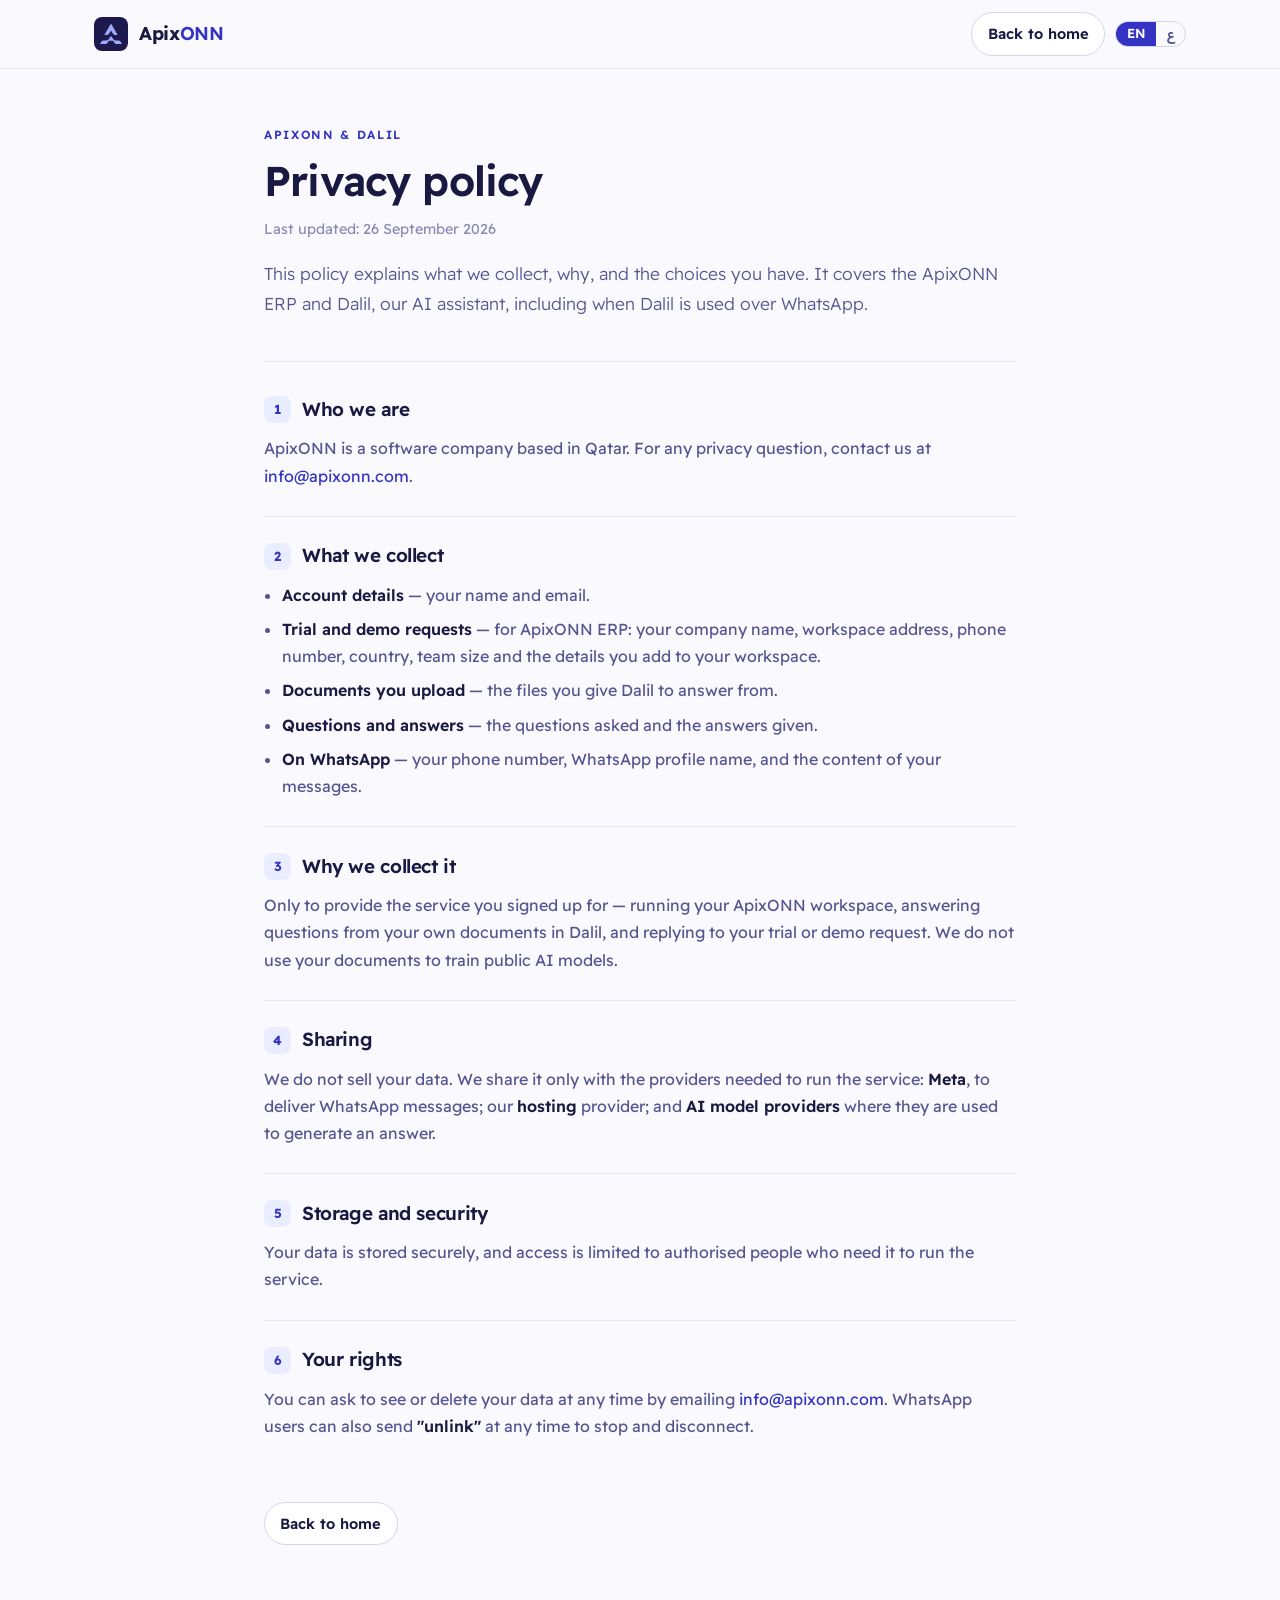
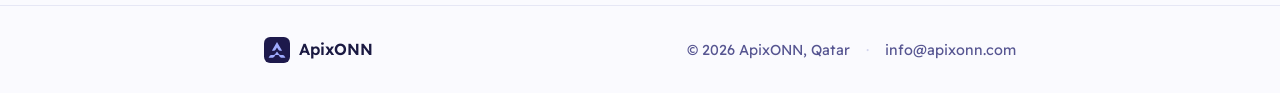
<file: privacy.html>
<!doctype html>
<html lang="en" dir="ltr" data-lang="en">
<head>
<meta charset="utf-8">
<meta name="viewport" content="width=device-width, initial-scale=1, viewport-fit=cover">
<title>Privacy · ApixONN</title>
<meta name="description" content="How ApixONN and Dalil handle your data.">
<link rel="icon" href="assets/favicon.svg" type="image/svg+xml">
<link rel="preconnect" href="https://fonts.googleapis.com">
<link rel="preconnect" href="https://fonts.gstatic.com" crossorigin>
<link href="https://fonts.googleapis.com/css2?family=Readex+Pro:wght@200..700&display=swap" rel="stylesheet">
<style>
  :root{
    --ink:#1A1942; --indigo:#3433C4; --indigo-2:#4B4AE0; --peri:#93A3FB; --mist:#E9EDFF;
    --bg:#FAFAFE; --surface:#FFFFFF; --surface-2:#F4F5FD;
    --fg:#1A1942; --fg-muted:#565591; --fg-faint:#8B8AB5;
    --border:#E6E7F5; --border-strong:#D3D5EE;
    --shadow:0 1px 2px rgba(26,25,66,.04), 0 12px 32px -12px rgba(26,25,66,.14);
    --font:'Readex Pro', ui-sans-serif, system-ui, -apple-system, 'Segoe UI', Roboto, Arial, sans-serif;
  }
  @media (prefers-color-scheme: dark){
    :root:not([data-theme="light"]){
      --ink:#F2F3FE; --indigo:#93A3FB; --indigo-2:#AEB6FF; --peri:#93A3FB; --mist:#211F52;
      --bg:#0C0B22; --surface:#141235; --surface-2:#1B1945;
      --fg:#F2F3FE; --fg-muted:#B7B8E4; --fg-faint:#8887B8;
      --border:#282656; --border-strong:#343173;
      --shadow:0 1px 2px rgba(0,0,0,.3), 0 14px 34px -14px rgba(0,0,0,.55);
    }
  }
  :root[data-theme="dark"]{
    --ink:#F2F3FE; --indigo:#93A3FB; --peri:#93A3FB; --mist:#211F52;
    --bg:#0C0B22; --surface:#141235; --surface-2:#1B1945;
    --fg:#F2F3FE; --fg-muted:#B7B8E4; --fg-faint:#8887B8; --border:#282656; --border-strong:#343173;
  }
  *{box-sizing:border-box}
  body{margin:0; background:var(--bg); color:var(--fg); font-family:var(--font); font-size:16px; line-height:1.7; -webkit-font-smoothing:antialiased}
  h1,h2{margin:0; line-height:1.15; letter-spacing:-.02em; text-wrap:balance; font-weight:600}
  a{color:var(--indigo); text-decoration:none} a:hover{text-decoration:underline}
  ::selection{background:var(--peri); color:var(--ink)}
  :focus-visible{outline:2.5px solid var(--indigo); outline-offset:3px; border-radius:6px}
  .wrap{max-width:800px; margin-inline:auto; padding-inline:24px}
  .eyebrow{font-size:.74rem; font-weight:600; letter-spacing:.14em; text-transform:uppercase; color:var(--indigo)}
  html[dir="rtl"] .eyebrow{letter-spacing:.02em}
  .btn{display:inline-flex; align-items:center; gap:.5em; font-family:var(--font); font-weight:600; font-size:.92rem; padding:.55em 1.05em; border-radius:999px; border:1px solid var(--border-strong); color:var(--fg); background:var(--surface); text-decoration:none}
  .btn:hover{background:var(--surface-2); text-decoration:none}

  header.site{position:sticky; top:env(safe-area-inset-top,0px); z-index:50; background:color-mix(in srgb, var(--bg) 82%, transparent); backdrop-filter:saturate(160%) blur(12px); border-bottom:1px solid var(--border)}
  .nav{display:flex; align-items:center; justify-content:space-between; gap:16px; height:68px; max-width:1140px; margin-inline:auto; padding-inline:24px}
  .brand{display:inline-flex; align-items:center; gap:11px; font-weight:600; font-size:1.16rem; color:var(--fg); letter-spacing:-.02em}
  .brand .mark{width:34px; height:34px; flex:none}
  .brand b{font-weight:700} .brand .onn{color:var(--indigo)}
  .nav-right{display:flex; align-items:center; gap:10px}
  .lang{display:inline-flex; border:1px solid var(--border-strong); border-radius:999px; overflow:hidden}
  .lang button{font-family:var(--font); font-weight:600; font-size:.82rem; padding:.38em .8em; border:0; background:transparent; color:var(--fg-muted); cursor:pointer; line-height:1}
  .lang button[aria-pressed="true"]{background:var(--indigo); color:#fff}

  main{padding-block:56px 40px}
  .doc-head{border-bottom:1px solid var(--border); padding-bottom:26px; margin-bottom:8px}
  h1{font-size:clamp(1.9rem,4.5vw,2.6rem); margin-top:12px}
  .updated{color:var(--fg-faint); font-size:.9rem; margin-top:12px}
  .lead{color:var(--fg-muted); font-size:1.08rem; margin-top:18px; font-weight:300}
  section.blk{padding-block:26px; border-bottom:1px solid var(--border)}
  section.blk:last-of-type{border-bottom:0}
  section.blk h2{font-size:1.18rem; display:flex; align-items:center; gap:11px}
  section.blk h2 .n{flex:none; width:27px; height:27px; border-radius:8px; background:var(--mist); color:var(--indigo); font-size:.82rem; font-weight:700; display:grid; place-items:center}
  section.blk p{color:var(--fg-muted); margin:12px 0 0}
  section.blk ul{margin:12px 0 0; padding-inline-start:1.1em; color:var(--fg-muted)}
  section.blk li{margin-top:7px}
  section.blk b{color:var(--fg); font-weight:600}
  .backrow{margin-top:36px}

  footer.site{border-top:1px solid var(--border); padding-block:30px; margin-top:20px}
  .foot{display:flex; flex-wrap:wrap; align-items:center; justify-content:space-between; gap:14px; max-width:800px; margin-inline:auto; padding-inline:24px}
  .foot .fbrand{display:inline-flex; align-items:center; gap:9px; font-weight:600; color:var(--fg)}
  .foot .fbrand .mark{width:26px; height:26px}
  .foot .fmeta{display:flex; flex-wrap:wrap; align-items:center; gap:8px 16px; color:var(--fg-muted); font-size:.9rem}
  .foot .fmeta a{color:var(--fg-muted)} .foot .fmeta a:hover{color:var(--indigo)}
  .foot .sep{color:var(--border-strong)}
</style>
</head>
<body>

<header class="site">
  <div class="nav">
    <a class="brand" href="index.html" aria-label="ApixONN home">
      <svg class="mark" viewBox="0 0 500 500" aria-hidden="true"><rect width="500" height="500" rx="118" fill="#1d194c"/><path d="M250 96 348 264h-36c-16 0-27-7-35-20l-27-44-27 44c-8 13-19 20-35 20h-36z" fill="#9fabfe"/><path d="M250 278l38 52c8 10 18 15 30 15h42c12 0 23 6 29 16l23 37h-82c-12 0-22-6-28-16l-16-27c-3-5-7-7-12-7h-48c-5 0-9 2-12 7l-16 27c-6 10-16 16-28 16H88l23-37c6-10 17-16 29-16h42c12 0 22-5 30-15z" fill="#9fabfe"/></svg>
      <span><b>Apix</b><span class="onn">ONN</span></span>
    </a>
    <div class="nav-right">
      <a class="btn" href="index.html" data-i18n="back">Back to home</a>
      <span class="lang" role="group" aria-label="Language">
        <button type="button" data-set-lang="en" aria-pressed="true">EN</button>
        <button type="button" data-set-lang="ar" aria-pressed="false" lang="ar">ع</button>
      </span>
    </div>
  </div>
</header>

<main>
  <div class="wrap">
    <div class="doc-head">
      <div class="eyebrow" data-i18n="eyebrow">ApixONN &amp; Dalil</div>
      <h1 data-i18n="title">Privacy policy</h1>
      <p class="updated" data-i18n="updated">Last updated: 26 September 2026</p>
      <p class="lead" data-i18n="lead">This policy explains what we collect, why, and the choices you have. It covers the ApixONN ERP and Dalil, our AI assistant, including when Dalil is used over WhatsApp.</p>
    </div>

    <section class="blk">
      <h2><span class="n">1</span><span data-i18n="s1.h">Who we are</span></h2>
      <p data-i18n="s1.p">ApixONN is a software company based in Qatar. For any privacy question, contact us at <a href="mailto:info@apixonn.com">info@apixonn.com</a>.</p>
    </section>

    <section class="blk">
      <h2><span class="n">2</span><span data-i18n="s2.h">What we collect</span></h2>
      <ul>
        <li data-i18n="s2.l1"><b>Account details</b> — your name and email.</li>
        <li data-i18n="s2.l5"><b>Trial and demo requests</b> — for ApixONN ERP: your company name, workspace address, phone number, country, team size and the details you add to your workspace.</li>
        <li data-i18n="s2.l2"><b>Documents you upload</b> — the files you give Dalil to answer from.</li>
        <li data-i18n="s2.l3"><b>Questions and answers</b> — the questions asked and the answers given.</li>
        <li data-i18n="s2.l4"><b>On WhatsApp</b> — your phone number, WhatsApp profile name, and the content of your messages.</li>
      </ul>
    </section>

    <section class="blk">
      <h2><span class="n">3</span><span data-i18n="s3.h">Why we collect it</span></h2>
      <p data-i18n="s3.p">Only to provide the service you signed up for — running your ApixONN workspace, answering questions from your own documents in Dalil, and replying to your trial or demo request. We do not use your documents to train public AI models.</p>
    </section>

    <section class="blk">
      <h2><span class="n">4</span><span data-i18n="s4.h">Sharing</span></h2>
      <p data-i18n="s4.p">We do not sell your data. We share it only with the providers needed to run the service: <b>Meta</b>, to deliver WhatsApp messages; our <b>hosting</b> provider; and <b>AI model providers</b> where they are used to generate an answer.</p>
    </section>

    <section class="blk">
      <h2><span class="n">5</span><span data-i18n="s5.h">Storage and security</span></h2>
      <p data-i18n="s5.p">Your data is stored securely, and access is limited to authorised people who need it to run the service.</p>
    </section>

    <section class="blk">
      <h2><span class="n">6</span><span data-i18n="s6.h">Your rights</span></h2>
      <p data-i18n="s6.p">You can ask to see or delete your data at any time by emailing <a href="mailto:info@apixonn.com">info@apixonn.com</a>. WhatsApp users can also send <b>"unlink"</b> at any time to stop and disconnect.</p>
    </section>

    <div class="backrow"><a class="btn" href="index.html" data-i18n="back">Back to home</a></div>
  </div>
</main>

<footer class="site">
  <div class="foot">
    <span class="fbrand">
      <svg class="mark" viewBox="0 0 500 500" aria-hidden="true"><rect width="500" height="500" rx="118" fill="#1d194c"/><path d="M250 96 348 264h-36c-16 0-27-7-35-20l-27-44-27 44c-8 13-19 20-35 20h-36z" fill="#9fabfe"/><path d="M250 278l38 52c8 10 18 15 30 15h42c12 0 23 6 29 16l23 37h-82c-12 0-22-6-28-16l-16-27c-3-5-7-7-12-7h-48c-5 0-9 2-12 7l-16 27c-6 10-16 16-28 16H88l23-37c6-10 17-16 29-16h42c12 0 22-5 30-15z" fill="#9fabfe"/></svg>
      ApixONN
    </span>
    <span class="fmeta">
      <span data-i18n="footer.copy">© 2026 ApixONN, Qatar</span>
      <span class="sep">·</span>
      <a href="mailto:info@apixonn.com">info@apixonn.com</a>
    </span>
  </div>
</footer>

<script>
  const I18N = {
    en:{
      "back":"Back to home","eyebrow":"ApixONN & Dalil","title":"Privacy policy","updated":"Last updated: 26 September 2026",
      "lead":"This policy explains what we collect, why, and the choices you have. It covers the ApixONN ERP and Dalil, our AI assistant, including when Dalil is used over WhatsApp.",
      "s1.h":"Who we are","s1.p":"ApixONN is a software company based in Qatar. For any privacy question, contact us at info@apixonn.com.",
      "s2.h":"What we collect",
      "s2.l1":"Account details — your name and email.","s2.l2":"Documents you upload — the files you give Dalil to answer from.",
      "s2.l5":"Trial and demo requests — for ApixONN ERP: your company name, workspace address, phone number, country, team size and the details you add to your workspace.",
      "s2.l3":"Questions and answers — the questions asked and the answers given.","s2.l4":"On WhatsApp — your phone number, WhatsApp profile name, and the content of your messages.",
      "s3.h":"Why we collect it","s3.p":"Only to provide the service you signed up for — running your ApixONN workspace, answering questions from your own documents in Dalil, and replying to your trial or demo request. We do not use your documents to train public AI models.",
      "s4.h":"Sharing","s4.p":"We do not sell your data. We share it only with the providers needed to run the service: Meta, to deliver WhatsApp messages; our hosting provider; and AI model providers where they are used to generate an answer.",
      "s5.h":"Storage and security","s5.p":"Your data is stored securely, and access is limited to authorised people who need it to run the service.",
      "s6.h":"Your rights","s6.p":"You can ask to see or delete your data at any time by emailing info@apixonn.com. WhatsApp users can also send \"unlink\" at any time to stop and disconnect.",
      "footer.copy":"© 2026 ApixONN, Qatar"
    },
    ar:{
      "back":"العودة للرئيسية","eyebrow":"ApixONN و«دليل»","title":"سياسة الخصوصية","updated":"آخر تحديث: ٢٦ سبتمبر ٢٠٢٦",
      "lead":"توضّح هذه السياسة ما الذي نجمعه ولماذا، والخيارات المتاحة لك. تشمل نظام ApixONN ومساعدنا الذكي «دليل»، بما في ذلك استخدام «دليل» عبر واتساب.",
      "s1.h":"من نحن","s1.p":"ApixONN شركة برمجيات مقرّها قطر. لأي استفسار يخص الخصوصية، تواصل معنا على info@apixonn.com.",
      "s2.h":"ما الذي نجمعه",
      "s2.l1":"بيانات الحساب — اسمك وبريدك الإلكتروني.","s2.l2":"المستندات التي ترفعها — الملفات التي تمنحها لـ«دليل» ليُجيب منها.",
      "s2.l5":"طلبات التجربة والعرض التوضيحي — لنظام ApixONN: اسم شركتك، وعنوان مساحة العمل، ورقم الهاتف، والدولة، وحجم الفريق، والبيانات التي تضيفها إلى مساحة عملك.",
      "s2.l3":"الأسئلة والأجوبة — الأسئلة المطروحة والأجوبة المقدَّمة.","s2.l4":"على واتساب — رقم هاتفك، واسم ملفك على واتساب، ومحتوى رسائلك.",
      "s3.h":"لماذا نجمعها","s3.p":"فقط لتقديم الخدمة التي اشتركت فيها — تشغيل مساحة عملك في ApixONN، والإجابة عن الأسئلة من مستنداتك الخاصة في «دليل»، والرد على طلب التجربة أو العرض التوضيحي. لا نستخدم مستنداتك لتدريب نماذج ذكاء اصطناعي عامة.",
      "s4.h":"المشاركة","s4.p":"لا نبيع بياناتك. نشاركها فقط مع مزوّدي الخدمة اللازمين لتشغيلها: «Meta» لإيصال رسائل واتساب؛ ومزوّد الاستضافة؛ ومزوّدو نماذج الذكاء الاصطناعي عند استخدامهم لتوليد الإجابة.",
      "s5.h":"التخزين والأمان","s5.p":"تُخزَّن بياناتك بشكل آمن، والوصول إليها مقصور على الأشخاص المخوَّلين الذين يحتاجونها لتشغيل الخدمة.",
      "s6.h":"حقوقك","s6.p":"يمكنك طلب الاطّلاع على بياناتك أو حذفها في أي وقت عبر مراسلة info@apixonn.com. ويمكن لمستخدمي واتساب أيضًا إرسال كلمة «unlink» في أي وقت للإيقاف وفصل الحساب.",
      "footer.copy":"© ٢٠٢٦ ApixONN، قطر"
    }
  };
  function applyLang(lang){
    const dict=I18N[lang]||I18N.en, html=document.documentElement;
    html.lang=lang; html.dir=lang==='ar'?'rtl':'ltr'; html.setAttribute('data-lang',lang);
    document.querySelectorAll('[data-i18n]').forEach(el=>{const k=el.getAttribute('data-i18n'); if(dict[k]!=null) el.textContent=dict[k];});
    document.querySelectorAll('[data-set-lang]').forEach(b=>b.setAttribute('aria-pressed', String(b.getAttribute('data-set-lang')===lang)));
    try{localStorage.setItem('apx_lang',lang);}catch(e){}
  }
  document.querySelectorAll('[data-set-lang]').forEach(b=>b.addEventListener('click',()=>applyLang(b.getAttribute('data-set-lang'))));
  let start='en'; try{const s=localStorage.getItem('apx_lang'); if(s==='ar'||s==='en') start=s;}catch(e){}
  if(start!=='en') applyLang(start);
</script>
</body>
</html>
</file>
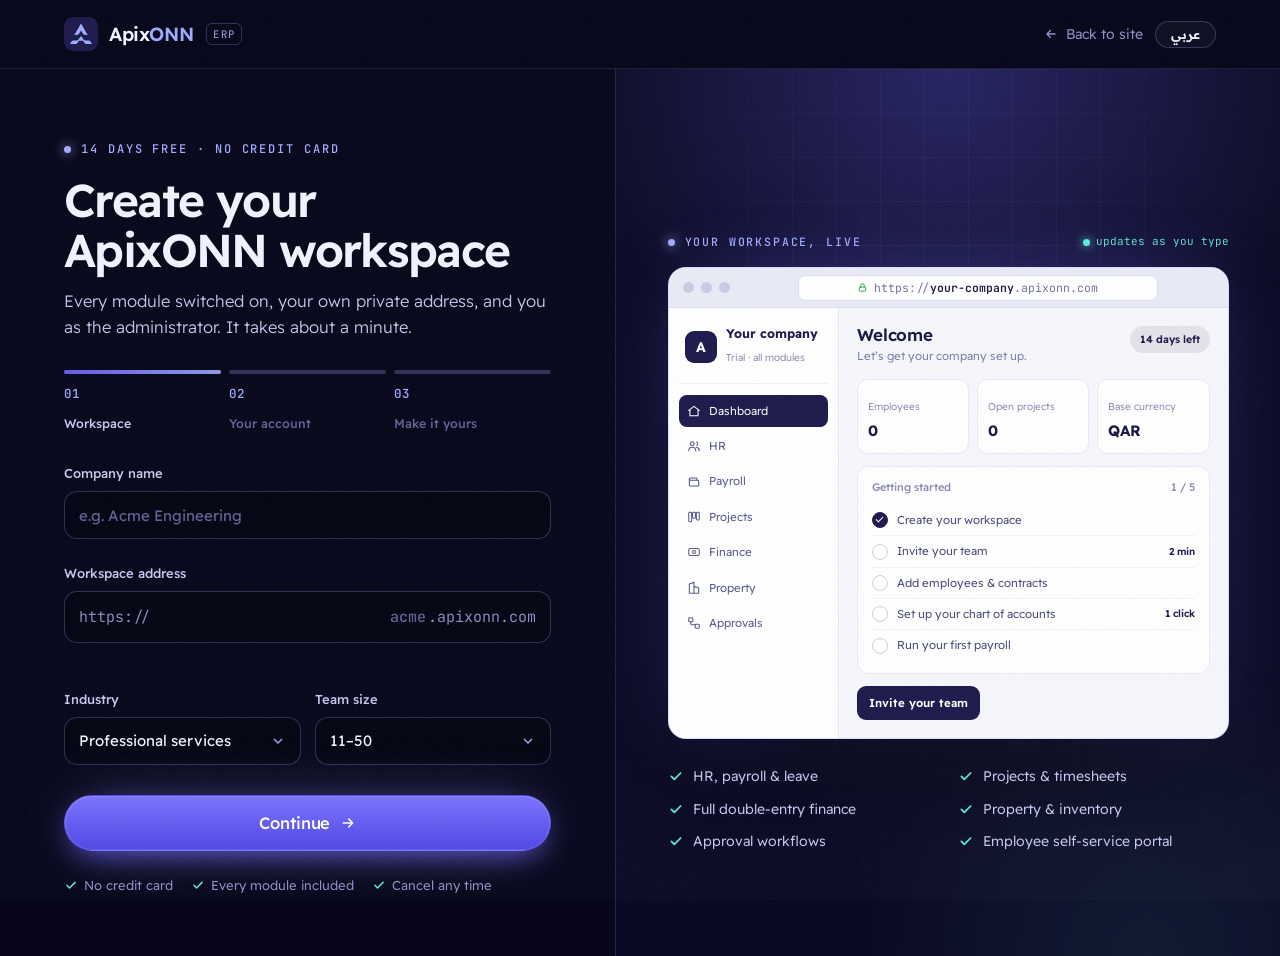
<file: start.html>
<!doctype html>
<html lang="en" dir="ltr">
<head>
<meta charset="utf-8">
<meta name="viewport" content="width=device-width, initial-scale=1, viewport-fit=cover">
<title>Start your free trial · ApixONN</title>
<meta name="description" content="Create your ApixONN workspace — every module, 14 days free, no credit card.">
<meta name="theme-color" content="#07061a">
<link rel="icon" href="assets/favicon.svg" type="image/svg+xml">
<link rel="preconnect" href="https://fonts.googleapis.com">
<link rel="preconnect" href="https://fonts.gstatic.com" crossorigin>
<link href="https://fonts.googleapis.com/css2?family=Readex+Pro:wght@300..700&family=Instrument+Serif:ital@1&family=JetBrains+Mono:wght@400;500&display=swap" rel="stylesheet">
<link rel="stylesheet" href="assets/site.css?v=20261007c">
<link rel="stylesheet" href="assets/start.css?v=20261007c">
<script>document.documentElement.classList.add('js');</script>
</head>
<body>

<svg width="0" height="0" style="position:absolute" aria-hidden="true">
  <defs>
    <symbol id="i-arrow" viewBox="0 0 24 24" fill="none" stroke="currentColor" stroke-width="2.2" stroke-linecap="round" stroke-linejoin="round"><path d="M5 12h14M13 6l6 6-6 6"/></symbol>
    <symbol id="i-check" viewBox="0 0 24 24" fill="none" stroke="currentColor" stroke-width="2.6" stroke-linecap="round" stroke-linejoin="round"><path d="m5 12.5 4.5 4.5L19 7.5"/></symbol>
    <symbol id="i-x" viewBox="0 0 24 24" fill="none" stroke="currentColor" stroke-width="2.2" stroke-linecap="round"><path d="M6 6l12 12M18 6 6 18"/></symbol>
    <symbol id="i-lock" viewBox="0 0 24 24" fill="none" stroke="currentColor" stroke-width="2" stroke-linecap="round" stroke-linejoin="round"><rect x="5" y="11" width="14" height="9" rx="2"/><path d="M8 11V8a4 4 0 0 1 8 0v3"/></symbol>
    <symbol id="i-eye" viewBox="0 0 24 24" fill="none" stroke="currentColor" stroke-width="1.8" stroke-linecap="round" stroke-linejoin="round"><path d="M2 12s3.5-7 10-7 10 7 10 7-3.5 7-10 7S2 12 2 12z"/><circle cx="12" cy="12" r="3"/></symbol>
    <symbol id="i-plus" viewBox="0 0 24 24" fill="none" stroke="currentColor" stroke-width="2" stroke-linecap="round"><path d="M12 5v14M5 12h14"/></symbol>
    <symbol id="i-home" viewBox="0 0 24 24" fill="none" stroke="currentColor" stroke-width="1.8" stroke-linecap="round" stroke-linejoin="round"><path d="M3 11 12 4l9 7M5 10v10h14V10"/></symbol>
    <symbol id="i-people" viewBox="0 0 24 24" fill="none" stroke="currentColor" stroke-width="1.8" stroke-linecap="round" stroke-linejoin="round"><circle cx="9" cy="8" r="3.2"/><path d="M3 20a6 6 0 0 1 12 0M16.5 5.2a3 3 0 0 1 0 5.6M16 14.3A6 6 0 0 1 21 20"/></symbol>
    <symbol id="i-wallet" viewBox="0 0 24 24" fill="none" stroke="currentColor" stroke-width="1.8" stroke-linecap="round" stroke-linejoin="round"><path d="M4 7a2 2 0 0 1 2-2h11v4"/><path d="M4 7v10a2 2 0 0 0 2 2h13a1 1 0 0 0 1-1v-8a1 1 0 0 0-1-1H6a2 2 0 0 1-2-2z"/></symbol>
    <symbol id="i-kanban" viewBox="0 0 24 24" fill="none" stroke="currentColor" stroke-width="1.8" stroke-linecap="round" stroke-linejoin="round"><rect x="3" y="4" width="5" height="16" rx="1.4"/><rect x="9.5" y="4" width="5" height="10" rx="1.4"/><rect x="16" y="4" width="5" height="13" rx="1.4"/></symbol>
    <symbol id="i-finance" viewBox="0 0 24 24" fill="none" stroke="currentColor" stroke-width="1.8" stroke-linecap="round" stroke-linejoin="round"><rect x="3" y="6" width="18" height="12" rx="2.5"/><circle cx="12" cy="12" r="2.6"/></symbol>
    <symbol id="i-building" viewBox="0 0 24 24" fill="none" stroke="currentColor" stroke-width="1.8" stroke-linecap="round" stroke-linejoin="round"><path d="M4 21V5l8-3v19M4 21h16M12 21V9l8 3v9"/></symbol>
    <symbol id="i-flow" viewBox="0 0 24 24" fill="none" stroke="currentColor" stroke-width="1.8" stroke-linecap="round" stroke-linejoin="round"><rect x="3" y="3" width="7" height="7" rx="1.6"/><rect x="14" y="14" width="7" height="7" rx="1.6"/><path d="M6.5 10v3a2 2 0 0 0 2 2H14"/></symbol>
  </defs>
</svg>

<header class="s-nav">
  <div class="container">
    <a class="brand" href="index.html" aria-label="ApixONN home"><img src="assets/apixonn-mark.svg" alt=""><span>Apix<span class="onn">ONN</span></span><small>ERP</small></a>
    <div class="s-end">
      <a class="back" href="index.html"><svg><use href="#i-arrow"/></svg><span data-i18n="s.back">Back to site</span></a>
      <button type="button" class="lang-switch" data-lang-switch lang="ar" aria-label="Switch to Arabic">عربي</button>
    </div>
  </div>
</header>

<main class="s-wrap">
  <!-- ======================= form ======================= -->
  <section class="s-form">
    <div class="s-form-in">
      <span class="eyebrow" data-i18n="s.eyebrow">14 days free · no credit card</span>
      <h1 data-i18n="s.h1">Create your ApixONN workspace</h1>
      <p class="lead" data-i18n="s.sub">Every module switched on, your own private address, and you as the administrator. It takes about a minute.</p>

      <div class="stepper" aria-hidden="true">
        <div class="st cur" data-st="1"><i></i><span><b>01</b><span data-i18n="s.st1">Workspace</span></span></div>
        <div class="st" data-st="2"><i></i><span><b>02</b><span data-i18n="s.st2">Your account</span></span></div>
        <div class="st" data-st="3"><i></i><span><b>03</b><span data-i18n="s.st3">Make it yours</span></span></div>
      </div>

      <form id="trialForm" novalidate>
        <input class="hp" type="text" name="website" tabindex="-1" autocomplete="off" aria-hidden="true">

        <!-- step 1 -->
        <div class="s-step" data-step="1">
          <div class="fgrid">
            <div class="field full">
              <label for="company" data-i18n="s.company">Company name</label>
              <input class="input" id="company" name="company_name" autocomplete="organization" maxlength="120" required data-i18n-ph="s.companyPh" placeholder="e.g. Acme Engineering">
              <div class="msg"></div>
            </div>
            <div class="field full">
              <label for="slug" data-i18n="s.slug">Workspace address</label>
              <div class="slug-field">
                <span class="pre">https://</span>
                <input id="slug" name="slug" autocomplete="off" autocapitalize="off" spellcheck="false" maxlength="40" required placeholder="acme">
                <span class="suf">.<span data-domain>apixonn.com</span></span>
              </div>
              <div class="slug-state" id="slugState" aria-live="polite"></div>
            </div>
            <div class="field">
              <label for="industry" data-i18n="s.industry">Industry</label>
              <select class="select" id="industry" name="industry">
                <option value="services" data-i18n="s.ind1">Professional services</option>
                <option value="engineering" data-i18n="s.ind2">Engineering &amp; consulting</option>
                <option value="contracting" data-i18n="s.ind3">Contracting &amp; construction</option>
                <option value="real_estate" data-i18n="s.ind4">Real estate &amp; property</option>
                <option value="trading" data-i18n="s.ind5">Trading &amp; distribution</option>
                <option value="it" data-i18n="s.ind6">IT &amp; staffing</option>
                <option value="other" data-i18n="s.ind7">Other</option>
              </select>
            </div>
            <div class="field">
              <label for="size" data-i18n="s.size">Team size</label>
              <select class="select" id="size" name="team_size">
                <option value="1-10">1–10</option>
                <option value="11-50" selected>11–50</option>
                <option value="51-200">51–200</option>
                <option value="201-500">201–500</option>
                <option value="500+">500+</option>
              </select>
            </div>
          </div>
          <div class="s-actions">
            <button class="btn btn-primary btn-lg" type="button" data-next><span data-i18n="s.continue">Continue</span><svg class="arr"><use href="#i-arrow"/></svg></button>
          </div>
        </div>

        <!-- step 2 -->
        <div class="s-step" data-step="2" hidden>
          <div class="fgrid">
            <div class="field"><label for="first" data-i18n="s.first">First name</label><input class="input" id="first" name="first_name" autocomplete="given-name" maxlength="60" required><div class="msg"></div></div>
            <div class="field"><label for="last" data-i18n="s.last">Last name</label><input class="input" id="last" name="last_name" autocomplete="family-name" maxlength="60" required><div class="msg"></div></div>
            <div class="field full"><label for="email" data-i18n="s.email">Work email</label><input class="input" id="email" name="email" type="email" autocomplete="email" maxlength="160" required dir="ltr"><div class="msg" data-i18n="s.emailHint">You'll sign in with this — it becomes your admin account.</div></div>
            <div class="field full">
              <label for="password" data-i18n="s.password">Password</label>
              <div class="pw">
                <input class="input" id="password" name="password" type="password" autocomplete="new-password" minlength="8" maxlength="72" required dir="ltr">
                <button class="eye" type="button" aria-label="Show password" data-eye><svg><use href="#i-eye"/></svg></button>
              </div>
              <div class="meter" id="meter" data-s="0" aria-hidden="true"><i></i><i></i><i></i><i></i></div>
              <div class="rules"><span data-rule="len" data-i18n="s.r1">8+ characters</span><span data-rule="letter" data-i18n="s.r2">A letter</span><span data-rule="num" data-i18n="s.r3">A number</span><span data-rule="mix" data-i18n="s.r4">Upper &amp; lower case</span></div>
              <div class="msg"></div>
            </div>
            <div class="field full"><label for="phone"><span data-i18n="s.phone">Phone</span> <span class="opt" data-i18n="s.opt">(optional)</span></label><input class="input" id="phone" name="phone" type="tel" autocomplete="tel" maxlength="30" dir="ltr" placeholder="+974 5555 0000"><div class="msg"></div></div>
          </div>
          <div class="s-actions">
            <button class="btn btn-ghost btn-lg" type="button" data-prev data-i18n="s.back2">Back</button>
            <button class="btn btn-primary btn-lg" type="button" data-next><span data-i18n="s.continue">Continue</span><svg class="arr"><use href="#i-arrow"/></svg></button>
          </div>
        </div>

        <!-- step 3 -->
        <div class="s-step" data-step="3" hidden>
          <div class="fgrid">
            <div class="field">
              <label for="country" data-i18n="s.country">Country</label>
              <select class="select" id="country" name="country">
                <option value="QA" data-cur="QAR" data-i18n="c.QA">Qatar</option>
                <option value="SA" data-cur="SAR" data-i18n="c.SA">Saudi Arabia</option>
                <option value="AE" data-cur="AED" data-i18n="c.AE">United Arab Emirates</option>
                <option value="KW" data-cur="KWD" data-i18n="c.KW">Kuwait</option>
                <option value="BH" data-cur="BHD" data-i18n="c.BH">Bahrain</option>
                <option value="OM" data-cur="OMR" data-i18n="c.OM">Oman</option>
                <option value="JO" data-cur="JOD" data-i18n="c.JO">Jordan</option>
                <option value="EG" data-cur="EGP" data-i18n="c.EG">Egypt</option>
                <option value="IQ" data-cur="IQD" data-i18n="c.IQ">Iraq</option>
                <option value="GB" data-cur="GBP" data-i18n="c.GB">United Kingdom</option>
                <option value="US" data-cur="USD" data-i18n="c.US">United States</option>
              </select>
            </div>
            <div class="field">
              <label for="currency" data-i18n="s.currency">Base currency</label>
              <select class="select" id="currency" name="currency">
                <option>QAR</option><option>SAR</option><option>AED</option><option>KWD</option><option>BHD</option><option>OMR</option><option>JOD</option><option>EGP</option><option>IQD</option><option>USD</option><option>EUR</option><option>GBP</option>
              </select>
            </div>
            <div class="field full">
              <span class="lbl" data-i18n="s.lang">Workspace language</span>
              <div class="chipset">
                <label><input type="radio" name="language" value="en" checked><span>English</span></label>
                <label><input type="radio" name="language" value="ar"><span lang="ar">العربية</span></label>
              </div>
            </div>
            <div class="field full">
              <span class="lbl" data-i18n="s.brand">Brand colour</span>
              <div class="swatches" id="swatches">
                <label title="ApixONN navy"><input type="radio" name="primary_color" value="#1d194c" checked><span style="background:#1d194c"></span></label>
                <label title="Indigo"><input type="radio" name="primary_color" value="#4f46e5"><span style="background:#4f46e5"></span></label>
                <label title="Maroon"><input type="radio" name="primary_color" value="#8a1538"><span style="background:#8a1538"></span></label>
                <label title="Teal"><input type="radio" name="primary_color" value="#0f766e"><span style="background:#0f766e"></span></label>
                <label title="Forest"><input type="radio" name="primary_color" value="#166534"><span style="background:#166534"></span></label>
                <label title="Amber"><input type="radio" name="primary_color" value="#b45309"><span style="background:#b45309"></span></label>
                <label title="Slate"><input type="radio" name="primary_color" value="#334155"><span style="background:#334155"></span></label>
                <label class="custom" title="Custom colour"><input type="color" id="customColor" value="#6b63ff" aria-label="Custom colour"><svg><use href="#i-plus"/></svg></label>
              </div>
              <div class="msg" data-i18n="s.brandHint">You can change this any time in Settings → Company → Branding.</div>
            </div>
            <div class="field full">
              <label class="consent"><input type="checkbox" id="terms" name="accept_terms" value="1" required><span data-i18n="s.terms">I agree to the <a href="privacy.html" target="_blank">privacy policy</a> and to receive emails about my trial.</span></label>
              <div class="msg"></div>
            </div>
          </div>
          <div class="form-err" role="alert"></div>
          <div class="s-actions">
            <button class="btn btn-ghost btn-lg" type="button" data-prev data-i18n="s.back2">Back</button>
            <button class="btn btn-primary btn-lg" type="submit" id="createBtn"><span data-i18n="s.create">Create my workspace</span><svg class="arr"><use href="#i-arrow"/></svg></button>
          </div>
        </div>
      </form>

      <div class="s-foot">
        <span><svg><use href="#i-check"/></svg><span data-i18n="s.f1">No credit card</span></span>
        <span><svg><use href="#i-check"/></svg><span data-i18n="s.f2">Every module included</span></span>
        <span><svg><use href="#i-check"/></svg><span data-i18n="s.f3">Cancel any time</span></span>
      </div>
    </div>
  </section>

  <!-- ======================= live preview ======================= -->
  <aside class="s-prev" aria-label="Live preview of your workspace">
    <div class="s-prev-in">
      <div class="prev-label"><span class="eyebrow" data-i18n="s.prev">Your workspace, live</span><span class="live" data-i18n="s.prevLive">updates as you type</span></div>
      <div class="ws" id="ws">
        <div class="ws-bar"><span class="dots" aria-hidden="true"><i></i><i></i><i></i></span><span class="ws-url"><svg><use href="#i-lock"/></svg><span>https://<b id="pvSlug">your-company</b>.<span data-domain>apixonn.com</span></span></span></div>
        <div class="ws-body">
          <div class="ws-side">
            <div class="ws-co"><span class="ws-av" id="pvAv">A</span><div><b id="pvCo">Your company</b><small data-i18n="s.pvPlan">Trial · all modules</small></div></div>
            <span class="ws-nav on"><svg><use href="#i-home"/></svg><span data-i18n="s.pvN1">Dashboard</span></span>
            <span class="ws-nav"><svg><use href="#i-people"/></svg><span data-i18n="s.pvN2">HR</span></span>
            <span class="ws-nav"><svg><use href="#i-wallet"/></svg><span data-i18n="s.pvN3">Payroll</span></span>
            <span class="ws-nav"><svg><use href="#i-kanban"/></svg><span data-i18n="s.pvN4">Projects</span></span>
            <span class="ws-nav"><svg><use href="#i-finance"/></svg><span data-i18n="s.pvN5">Finance</span></span>
            <span class="ws-nav"><svg><use href="#i-building"/></svg><span data-i18n="s.pvN6">Property</span></span>
            <span class="ws-nav"><svg><use href="#i-flow"/></svg><span data-i18n="s.pvN7">Approvals</span></span>
          </div>
          <div class="ws-main">
            <div class="ws-top">
              <div><h4 id="pvHello">Welcome</h4><p id="pvSub">Let's get your company set up.</p></div>
              <span class="trial" id="pvTrial">14 days left</span>
            </div>
            <div class="ws-kpis">
              <div class="ws-kpi"><small data-i18n="s.pvK1">Employees</small><b>0</b></div>
              <div class="ws-kpi"><small data-i18n="s.pvK2">Open projects</small><b>0</b></div>
              <div class="ws-kpi"><small data-i18n="s.pvK3">Base currency</small><b id="pvCur">QAR</b></div>
            </div>
            <div class="ws-card">
              <h5><span data-i18n="s.pvGs">Getting started</span><span id="pvProg">1 / 5</span></h5>
              <div class="ws-task done"><i></i><span data-i18n="s.pvT1">Create your workspace</span></div>
              <div class="ws-task"><i></i><span data-i18n="s.pvT2">Invite your team</span><em data-i18n="s.pvT2e">2 min</em></div>
              <div class="ws-task"><i></i><span data-i18n="s.pvT3">Add employees &amp; contracts</span></div>
              <div class="ws-task"><i></i><span data-i18n="s.pvT4">Set up your chart of accounts</span><em data-i18n="s.pvT4e">1 click</em></div>
              <div class="ws-task"><i></i><span data-i18n="s.pvT5">Run your first payroll</span></div>
            </div>
            <span class="ws-btn"><span data-i18n="s.pvBtn">Invite your team</span></span>
          </div>
        </div>
      </div>
      <div class="included">
        <div><svg><use href="#i-check"/></svg><span data-i18n="s.in1">HR, payroll &amp; leave</span></div>
        <div><svg><use href="#i-check"/></svg><span data-i18n="s.in2">Projects &amp; timesheets</span></div>
        <div><svg><use href="#i-check"/></svg><span data-i18n="s.in3">Full double-entry finance</span></div>
        <div><svg><use href="#i-check"/></svg><span data-i18n="s.in4">Property &amp; inventory</span></div>
        <div><svg><use href="#i-check"/></svg><span data-i18n="s.in5">Approval workflows</span></div>
        <div><svg><use href="#i-check"/></svg><span data-i18n="s.in6">Employee self-service portal</span></div>
      </div>
    </div>
  </aside>
</main>

<!-- ======================= provisioning overlay ======================= -->
<div class="prov" id="prov" role="dialog" aria-modal="true" aria-live="polite" aria-hidden="true">
  <div class="prov-card">
    <div class="building">
      <div class="prov-logo"><img src="assets/apixonn-mark.svg" alt=""></div>
      <h2 id="provTitle">Building your workspace</h2>
      <p class="sub" id="provSub">acme.apixonn.com</p>
      <ul class="prov-list" id="provList"></ul>
      <div class="prov-err" id="provErr" hidden>
        <div class="form-err show" id="provErrMsg"></div>
        <button class="btn btn-ghost" type="button" style="margin-top:16px" data-prov-back data-i18n="s.fix">Back to the form</button>
      </div>
    </div>
    <div class="ready">
      <div class="ok-ic"><svg><use href="#i-check"/></svg></div>
      <h2 id="readyTitle">Your workspace is ready</h2>
      <p class="lead" style="margin:10px auto 0;text-align:center" id="readySub">Welcome aboard.</p>
      <div class="ws-ticket">
        <div class="row2"><span data-i18n="s.tAddr">Address</span><b><span id="tUrl"></span><button class="copy" type="button" data-copy data-i18n="s.copy">Copy</button></b></div>
        <div class="row2"><span data-i18n="s.tLogin">Sign in with</span><b id="tEmail"></b></div>
        <div class="row2"><span data-i18n="s.tTrial">Trial ends</span><b id="tEnds"></b></div>
      </div>
      <a class="btn btn-primary btn-lg" id="openWs" href="#" rel="noopener"><span data-i18n="s.open">Open my workspace</span><svg class="arr"><use href="#i-arrow"/></svg></a>
      <p class="hint" data-i18n="s.hint">Your first visit can take a few seconds while we issue your security certificate.</p>
      <div class="links"><a href="https://docs.dev.apixonn.com/cp" target="_blank" rel="noopener" data-i18n="s.guide">Getting-started guide</a><a href="index.html" data-i18n="s.home">Back to apixonn.com</a></div>
    </div>
  </div>
</div>

<script src="assets/site.js?v=20261007c" defer></script>
<script src="assets/start.js?v=20261007c" defer></script>
</body>
</html>
</file>
<file: assets/site.css>
/* ==========================================================================
   ApixONN — marketing site design system
   One deliberate visual world: deep "ledger ink" with periwinkle light.
   Dalil (a separate product) renders in its own light brand band.
   ========================================================================== */

:root {
  /* ApixONN ERP world */
  --bg: #07061a;
  --bg-2: #0b0a25;
  --bg-3: #121038;
  --glass: rgba(255, 255, 255, 0.035);
  --glass-2: rgba(255, 255, 255, 0.065);
  --line: rgba(159, 171, 254, 0.14);
  --line-2: rgba(159, 171, 254, 0.26);
  --ink: #f2f3ff;
  --ink-2: #c4c7ee;
  --muted: #8d91c6;
  --faint: #5f6396;
  --navy: #1d194c;
  --indigo: #4f46e5;
  --indigo-2: #6b63ff;
  --peri: #9fabfe;
  --peri-2: #cdd3ff;
  --mint: #5eead4;
  --amber: #fbbf24;
  --rose: #fb7185;

  /* Dalil world (independent brand) */
  --dl-navy: #1a1942;
  --dl-indigo: #3433c4;
  --dl-peri: #93a3fb;
  --dl-mist: #e9edff;

  --r: 14px;
  --r-lg: 22px;
  --r-xl: 30px;
  --font: 'Readex Pro', ui-sans-serif, system-ui, -apple-system, 'Segoe UI', Roboto, Arial, sans-serif;
  --serif: 'Instrument Serif', 'Iowan Old Style', Georgia, serif;
  --mono: 'JetBrains Mono', ui-monospace, 'SFMono-Regular', Menlo, monospace;
  --maxw: 1200px;
  --ease: cubic-bezier(0.2, 0.7, 0.2, 1);
}

* { box-sizing: border-box; }
html { -webkit-text-size-adjust: 100%; scroll-behavior: smooth; scroll-padding-top: 88px; }
body {
  margin: 0;
  background: var(--bg);
  color: var(--ink);
  font-family: var(--font);
  font-size: 17px;
  line-height: 1.6;
  font-weight: 350;
  -webkit-font-smoothing: antialiased;
  text-rendering: optimizeLegibility;
  overflow-x: hidden;
}
/* film grain over the whole page — subtle, never on top of content interaction */
body::after {
  content: '';
  position: fixed;
  inset: 0;
  pointer-events: none;
  z-index: 100;
  opacity: 0.05;
  background-image: url("data:image/svg+xml,%3Csvg xmlns='http://www.w3.org/2000/svg' width='160' height='160'%3E%3Cfilter id='n'%3E%3CfeTurbulence type='fractalNoise' baseFrequency='.9' numOctaves='3' stitchTiles='stitch'/%3E%3C/filter%3E%3Crect width='100%25' height='100%25' filter='url(%23n)'/%3E%3C/svg%3E");
}
h1, h2, h3, h4 { margin: 0; line-height: 1.08; letter-spacing: -0.03em; font-weight: 600; text-wrap: balance; }
p { margin: 0; }
a { color: inherit; text-decoration: none; }
img, svg { display: block; }
button { font-family: inherit; }
::selection { background: var(--peri); color: #07061a; }
:focus-visible { outline: 2px solid var(--peri); outline-offset: 3px; border-radius: 8px; }

.container { max-width: var(--maxw); margin-inline: auto; padding-inline: 24px; }
@media (max-width: 640px) { .container { padding-inline: 16px; } }

/* Arabic is a connected script: never track it, and give it room vertically. */
html[dir='rtl'] h1, html[dir='rtl'] h2, html[dir='rtl'] h3, html[dir='rtl'] h4,
html[dir='rtl'] .btn, html[dir='rtl'] .lead, html[dir='rtl'] .stat .n, html[dir='rtl'] .price .amt { letter-spacing: 0; }
html[dir='rtl'] h1, html[dir='rtl'] h2 { line-height: 1.22; }
html[dir='rtl'] .hero h1 { font-size: clamp(40px, 7vw, 88px); line-height: 1.2; }
.serif { font-family: var(--serif); font-style: italic; font-weight: 400; letter-spacing: -0.01em; }
html[dir='rtl'] .serif { font-family: var(--font); font-style: normal; font-weight: 600; }
.mono { font-family: var(--mono); }
.grad-text {
  background: linear-gradient(100deg, var(--peri-2) 0%, var(--peri) 45%, #8b83ff 100%);
  -webkit-background-clip: text; background-clip: text; color: transparent;
}

.eyebrow {
  display: inline-flex; align-items: center; gap: 10px;
  font-family: var(--mono); font-size: 12px; font-weight: 500;
  letter-spacing: 0.16em; text-transform: uppercase; color: var(--peri);
}
.eyebrow::before {
  content: ''; width: 7px; height: 7px; border-radius: 50%;
  background: var(--peri); box-shadow: 0 0 12px var(--peri);
}
html[dir='rtl'] .eyebrow { letter-spacing: 0.02em; font-family: var(--font); font-size: 13px; }

.h2 { font-size: clamp(34px, 5vw, 58px); }
.lead { font-size: clamp(17px, 1.6vw, 20px); color: var(--ink-2); font-weight: 300; max-width: 40em; }
.sec { padding-block: clamp(80px, 11vw, 140px); position: relative; }
.sec-head { max-width: 760px; }
.sec-head.center { margin-inline: auto; text-align: center; }
.sec-head .h2 { margin-top: 18px; }
.sec-head .lead { margin-top: 18px; }
.sec-head.center .lead { margin-inline: auto; }

/* ---------- buttons ---------- */
.btn {
  --h: 48px;
  display: inline-flex; align-items: center; justify-content: center; gap: 10px;
  height: var(--h); padding-inline: 22px; border-radius: 999px;
  font-size: 15.5px; font-weight: 500; letter-spacing: -0.005em; white-space: nowrap;
  border: 1px solid transparent; cursor: pointer;
  transition: transform 0.2s var(--ease), box-shadow 0.25s var(--ease), background 0.2s, border-color 0.2s, color 0.2s;
}
.btn svg { width: 16px; height: 16px; flex: none; }
html[dir='rtl'] .btn .arr { transform: scaleX(-1); }
.btn-primary {
  color: #fff;
  background: linear-gradient(180deg, #7a73ff 0%, var(--indigo) 100%);
  box-shadow: 0 0 0 1px rgba(255, 255, 255, 0.12) inset, 0 10px 30px -10px rgba(107, 99, 255, 0.9), 0 0 60px -18px rgba(159, 171, 254, 0.7);
}
.btn-primary:hover { transform: translateY(-2px); box-shadow: 0 0 0 1px rgba(255, 255, 255, 0.18) inset, 0 16px 40px -12px rgba(107, 99, 255, 1), 0 0 80px -16px rgba(159, 171, 254, 0.85); }
.btn-ghost { color: var(--ink); background: var(--glass); border-color: var(--line-2); backdrop-filter: blur(8px); }
.btn-ghost:hover { background: var(--glass-2); border-color: rgba(159, 171, 254, 0.45); }
.btn-lg { --h: 56px; padding-inline: 28px; font-size: 16.5px; }
.btn-sm { --h: 38px; padding-inline: 16px; font-size: 14px; }
.btn-block { width: 100%; }

/* ---------- top bar & nav ---------- */
.topbar {
  position: relative; z-index: 60;
  background: linear-gradient(90deg, rgba(79, 70, 229, 0.25), rgba(159, 171, 254, 0.14), rgba(79, 70, 229, 0.25));
  border-bottom: 1px solid var(--line);
  font-size: 13.5px; color: var(--ink-2); text-align: center; padding: 9px 16px;
}
.topbar a { color: var(--peri-2); font-weight: 500; margin-inline-start: 8px; white-space: nowrap; }
.topbar a:hover { color: #fff; }
.topbar .pill { font-family: var(--mono); font-size: 11px; letter-spacing: 0.08em; text-transform: uppercase; color: #07061a; background: var(--mint); padding: 2px 8px; border-radius: 99px; margin-inline-end: 10px; font-weight: 500; }

.nav {
  position: sticky; top: 0; z-index: 50;
  transition: background 0.3s, border-color 0.3s, backdrop-filter 0.3s;
  border-bottom: 1px solid transparent;
}
.nav.scrolled { background: rgba(7, 6, 26, 0.72); backdrop-filter: saturate(160%) blur(16px); border-bottom-color: var(--line); }
.nav-in { display: flex; align-items: center; gap: 18px; height: 72px; }
.brand { display: inline-flex; align-items: center; gap: 11px; font-weight: 600; font-size: 19px; letter-spacing: -0.02em; flex: none; }
.brand img, .brand svg { width: 34px; height: 34px; border-radius: 9px; }
.brand .onn { color: var(--peri); }
.brand small { font-family: var(--mono); font-size: 10.5px; font-weight: 500; letter-spacing: 0.12em; color: var(--muted); border: 1px solid var(--line-2); border-radius: 6px; padding: 2px 6px; margin-inline-start: 2px; }
.nav-links { display: flex; align-items: center; gap: 2px; margin-inline-start: 14px; }
.nav-links a { padding: 8px 12px; border-radius: 10px; font-size: 14.5px; color: var(--ink-2); transition: color 0.2s, background 0.2s; display: inline-flex; align-items: center; gap: 6px; white-space: nowrap; }
@media (max-width: 1240px) { .nav-links a[href='#gulf'] { display: none; } }
.nav-links a:hover { color: #fff; background: var(--glass); }
.nav-links a .ext { width: 11px; height: 11px; opacity: 0.6; }
.nav-end { margin-inline-start: auto; display: flex; align-items: center; gap: 10px; }
.lang-switch {
  display: inline-flex; align-items: center; border: 1px solid var(--line-2); border-radius: 99px; padding: 6px 15px; background: var(--glass);
  color: var(--ink); font-size: 13px; font-weight: 600; line-height: 1; cursor: pointer; transition: border-color .15s ease, background .15s ease;
}
.lang-switch:hover { border-color: var(--muted); background: rgba(159, 171, 254, 0.10); }
.burger { display: none; width: 42px; height: 42px; border-radius: 12px; border: 1px solid var(--line-2); background: var(--glass); color: var(--ink); cursor: pointer; align-items: center; justify-content: center; }
.burger svg { width: 20px; height: 20px; }
@media (max-width: 1060px) {
  .nav-links, .nav-end .btn-ghost { display: none; }
  .burger { display: inline-flex; }
}
@media (max-width: 520px) { .nav-end .btn-primary { display: none; } }

.mobile-menu {
  position: fixed; inset: 0; z-index: 90; background: rgba(7, 6, 26, 0.97); backdrop-filter: blur(10px);
  display: flex; flex-direction: column; padding: 20px 20px 32px; transform: translateY(-8px); opacity: 0; pointer-events: none;
  transition: opacity 0.25s, transform 0.25s var(--ease);
}
.mobile-menu.open { opacity: 1; transform: none; pointer-events: auto; }
.mobile-menu .mm-top { display: flex; align-items: center; justify-content: space-between; height: 52px; }
.mobile-menu nav { display: flex; flex-direction: column; margin-top: 18px; }
.mobile-menu nav a { font-size: 26px; font-weight: 500; letter-spacing: -0.02em; padding: 14px 0; border-bottom: 1px solid var(--line); display: flex; justify-content: space-between; align-items: center; }
.mobile-menu .mm-cta { margin-top: auto; display: grid; gap: 12px; }

/* ---------- hero ---------- */
.hero { position: relative; padding-top: clamp(48px, 7vw, 92px); overflow: hidden; }
.aurora { position: absolute; inset: -20% -10% auto; height: 900px; pointer-events: none; z-index: 0; }
.aurora i { position: absolute; border-radius: 50%; filter: blur(80px); opacity: 0.55; }
.aurora i:nth-child(1) { width: 620px; height: 620px; left: 8%; top: 0; background: radial-gradient(circle, rgba(79, 70, 229, 0.75), transparent 65%); animation: drift1 22s ease-in-out infinite; }
.aurora i:nth-child(2) { width: 560px; height: 560px; right: 2%; top: 60px; background: radial-gradient(circle, rgba(159, 171, 254, 0.5), transparent 65%); animation: drift2 26s ease-in-out infinite; }
.aurora i:nth-child(3) { width: 480px; height: 480px; left: 42%; top: 280px; background: radial-gradient(circle, rgba(94, 234, 212, 0.16), transparent 65%); animation: drift1 30s ease-in-out infinite reverse; }
@keyframes drift1 { 0%, 100% { transform: translate(0, 0) scale(1); } 50% { transform: translate(60px, 40px) scale(1.08); } }
@keyframes drift2 { 0%, 100% { transform: translate(0, 0) scale(1); } 50% { transform: translate(-70px, 50px) scale(0.94); } }
.hero-grid {
  position: absolute; inset: 0; z-index: 0; pointer-events: none; opacity: 0.55;
  background-image: linear-gradient(rgba(159, 171, 254, 0.07) 1px, transparent 1px), linear-gradient(90deg, rgba(159, 171, 254, 0.07) 1px, transparent 1px);
  background-size: 56px 56px;
  -webkit-mask-image: radial-gradient(ellipse 70% 55% at 50% 20%, #000 30%, transparent 75%);
  mask-image: radial-gradient(ellipse 70% 55% at 50% 20%, #000 30%, transparent 75%);
}
.hero-copy { position: relative; z-index: 2; text-align: center; max-width: 980px; margin-inline: auto; }
.hero-badge {
  display: inline-flex; align-items: center; gap: 10px; padding: 6px 14px 6px 6px; border-radius: 99px;
  background: var(--glass); border: 1px solid var(--line-2); font-size: 13.5px; color: var(--ink-2); backdrop-filter: blur(6px);
}
html[dir='rtl'] .hero-badge { padding: 6px 6px 6px 14px; }
.hero-badge b { white-space: nowrap; font-family: var(--mono); font-size: 11px; letter-spacing: 0.1em; font-weight: 500; color: #07061a; background: var(--peri); border-radius: 99px; padding: 4px 9px; }
.hero h1 { margin-top: 26px; font-size: clamp(44px, 8.4vw, 104px); font-weight: 600; letter-spacing: -0.045em; line-height: 0.98; }
.hero h1 .serif { font-size: 1.06em; }
.hero .lead { margin: 26px auto 0; text-align: center; }
.hero-cta { margin-top: 34px; display: flex; flex-wrap: wrap; gap: 12px; justify-content: center; }
.hero-note { margin-top: 18px; display: flex; flex-wrap: wrap; gap: 8px 22px; justify-content: center; font-size: 14px; color: var(--muted); }
.hero-note span { display: inline-flex; align-items: center; gap: 7px; }
.hero-note svg { width: 15px; height: 15px; color: var(--mint); }

/* staggered load-in (enhancement only) */
.js .load { animation: rise 0.9s var(--ease) both; }
.js .load.d1 { animation-delay: 0.08s; } .js .load.d2 { animation-delay: 0.18s; } .js .load.d3 { animation-delay: 0.3s; } .js .load.d4 { animation-delay: 0.42s; } .js .load.d5 { animation-delay: 0.6s; }
@keyframes rise { from { opacity: 0; transform: translateY(18px); filter: blur(6px); } to { opacity: 1; transform: none; filter: none; } }

/* ---------- product window (hero) ---------- */
.stage { position: relative; z-index: 2; margin-top: clamp(48px, 6vw, 76px); perspective: 1800px; }
.stage::before {
  content: ''; position: absolute; inset: 8% 6% -6%; border-radius: 40px; z-index: -1;
  background: radial-gradient(ellipse at 50% 0%, rgba(107, 99, 255, 0.55), transparent 70%); filter: blur(40px);
}
.app {
  position: relative; border-radius: 20px; overflow: hidden;
  background: linear-gradient(180deg, rgba(22, 20, 62, 0.92), rgba(11, 10, 37, 0.96));
  border: 1px solid var(--line-2);
  box-shadow: 0 0 0 1px rgba(255, 255, 255, 0.04) inset, 0 60px 120px -40px rgba(0, 0, 0, 0.85), 0 30px 80px -30px rgba(79, 70, 229, 0.45);
}
.js .app { transform: rotateX(8deg) scale(0.985); transform-origin: 50% 0; transition: transform 1.2s var(--ease); }
.js .app.flat { transform: none; }
.app-bar { display: flex; align-items: center; gap: 14px; height: 44px; padding-inline: 16px; border-bottom: 1px solid var(--line); background: rgba(255, 255, 255, 0.02); }
.dots { display: flex; gap: 7px; }
.dots i { width: 11px; height: 11px; border-radius: 50%; background: rgba(159, 171, 254, 0.25); }
.dots i:nth-child(1) { background: #ff6b81; opacity: 0.75; } .dots i:nth-child(2) { background: #fbbf24; opacity: 0.75; } .dots i:nth-child(3) { background: #34d399; opacity: 0.75; }
.url {
  flex: 1; max-width: 420px; margin-inline: auto; height: 28px; border-radius: 8px; background: rgba(0, 0, 0, 0.28); border: 1px solid var(--line);
  display: flex; align-items: center; justify-content: center; gap: 7px; font-family: var(--mono); font-size: 12px; color: var(--muted); overflow: hidden; white-space: nowrap;
}
.url svg { width: 12px; height: 12px; color: var(--mint); }
.url b { color: var(--ink); font-weight: 500; }
.live-pill { font-family: var(--mono); font-size: 11px; color: var(--mint); display: inline-flex; align-items: center; gap: 6px; }
.live-pill::before { content: ''; width: 7px; height: 7px; border-radius: 50%; background: var(--mint); box-shadow: 0 0 10px var(--mint); animation: pulse 1.8s infinite; }
@keyframes pulse { 0%, 100% { opacity: 1; } 50% { opacity: 0.35; } }

.app-body { display: grid; grid-template-columns: 58px 1fr 300px; min-height: 440px; }
.app-side { border-inline-end: 1px solid var(--line); padding: 14px 0; display: flex; flex-direction: column; align-items: center; gap: 8px; background: rgba(0, 0, 0, 0.15); }
.app-side .logo { width: 30px; height: 30px; border-radius: 8px; margin-bottom: 8px; }
.app-side span { width: 34px; height: 34px; border-radius: 10px; display: grid; place-items: center; color: var(--faint); }
.app-side span.on { background: rgba(159, 171, 254, 0.14); color: var(--peri); }
.app-side svg { width: 17px; height: 17px; }
.app-main { padding: 16px 18px 18px; min-width: 0; }
.app-tabs { display: flex; gap: 4px; padding: 4px; border-radius: 12px; background: rgba(0, 0, 0, 0.25); border: 1px solid var(--line); width: max-content; max-width: 100%; overflow-x: auto; scrollbar-width: none; }
.app-tabs::-webkit-scrollbar { display: none; }
.app-tabs button {
  border: 0; background: none; color: var(--muted); font-size: 13px; font-weight: 500; padding: 7px 13px; border-radius: 9px; cursor: pointer; white-space: nowrap; position: relative;
  transition: color 0.2s, background 0.2s;
}
.app-tabs button[aria-selected='true'] { color: #fff; background: linear-gradient(180deg, rgba(107, 99, 255, 0.55), rgba(79, 70, 229, 0.45)); box-shadow: 0 0 0 1px rgba(159, 171, 254, 0.3) inset; }
.app-tabs button .bar { position: absolute; inset-inline: 10px; bottom: 3px; height: 2px; border-radius: 2px; background: var(--peri-2); transform-origin: left; transform: scaleX(0); opacity: 0; }
html[dir='rtl'] .app-tabs button .bar { transform-origin: right; }
.app-tabs button[aria-selected='true'] .bar { opacity: 0.8; animation: tabprog var(--cycle, 5s) linear forwards; }
.app.paused .app-tabs button .bar { animation-play-state: paused; }
@keyframes tabprog { from { transform: scaleX(0); } to { transform: scaleX(1); } }

.panel { margin-top: 16px; animation: fadein 0.5s var(--ease); }
.panel[hidden] { display: none; }
@keyframes fadein { from { opacity: 0; transform: translateY(8px); } to { opacity: 1; transform: none; } }
.p-head { display: flex; align-items: baseline; justify-content: space-between; gap: 12px; margin-bottom: 12px; }
.p-head h4 { font-size: 16px; letter-spacing: -0.015em; font-weight: 600; }
.p-head span { font-family: var(--mono); font-size: 11px; color: var(--muted); }
.kpis { display: grid; grid-template-columns: repeat(4, 1fr); gap: 10px; }
.kpi { border-radius: 12px; padding: 11px 12px; background: rgba(255, 255, 255, 0.03); border: 1px solid var(--line); }
.kpi .l { font-size: 11px; color: var(--muted); }
.kpi .v { font-size: 18px; font-weight: 600; letter-spacing: -0.02em; margin-top: 3px; font-variant-numeric: tabular-nums; }
.kpi .v small { font-size: 11px; color: var(--muted); font-weight: 400; margin-inline-end: 3px; }
.kpi .d { font-family: var(--mono); font-size: 10.5px; color: var(--mint); margin-top: 2px; }
.kpi .d.neg { color: var(--rose); }
.chart { margin-top: 12px; border-radius: 12px; background: rgba(255, 255, 255, 0.025); border: 1px solid var(--line); padding: 12px 14px 8px; }
.chart svg { width: 100%; height: 130px; }
.chart .legend { display: flex; gap: 14px; font-size: 11px; color: var(--muted); margin-bottom: 6px; }
.chart .legend i { display: inline-block; width: 8px; height: 8px; border-radius: 2px; margin-inline-end: 6px; vertical-align: middle; }
.rows { margin-top: 12px; display: grid; gap: 6px; }
.row { display: grid; grid-template-columns: 26px 1fr auto auto; align-items: center; gap: 10px; padding: 8px 10px; border-radius: 10px; background: rgba(255, 255, 255, 0.025); border: 1px solid var(--line); font-size: 12.5px; }
.row .av { width: 26px; height: 26px; border-radius: 8px; display: grid; place-items: center; font-size: 10px; font-weight: 600; color: #07061a; }
.row .nm { color: var(--ink); white-space: nowrap; overflow: hidden; text-overflow: ellipsis; }
.row .nm small { display: block; color: var(--muted); font-size: 10.5px; }
.row .amt { font-family: var(--mono); font-size: 12px; color: var(--ink-2); font-variant-numeric: tabular-nums; }
.tag { font-family: var(--mono); font-size: 10px; letter-spacing: 0.04em; padding: 3px 7px; border-radius: 6px; white-space: nowrap; }
.tag.ok { color: var(--mint); background: rgba(94, 234, 212, 0.1); }
.tag.wait { color: var(--amber); background: rgba(251, 191, 36, 0.1); }
.tag.info { color: var(--peri); background: rgba(159, 171, 254, 0.12); }
.pipeline { display: grid; grid-template-columns: repeat(4, 1fr); gap: 8px; }
.stepc { border-radius: 12px; padding: 10px 11px; background: rgba(255, 255, 255, 0.03); border: 1px solid var(--line); }
.stepc .l { font-size: 10.5px; font-family: var(--mono); color: var(--muted); letter-spacing: 0.06em; text-transform: uppercase; }
.stepc .v { font-size: 14px; font-weight: 600; margin-top: 4px; display: flex; align-items: center; gap: 6px; }
.stepc.done { border-color: rgba(94, 234, 212, 0.35); }
.stepc.done .v { color: var(--mint); }
.stepc.cur { border-color: rgba(159, 171, 254, 0.55); background: rgba(159, 171, 254, 0.08); box-shadow: 0 0 24px -8px rgba(159, 171, 254, 0.6); }
.gantt { display: grid; gap: 9px; margin-top: 4px; }
.g-row { display: grid; grid-template-columns: 120px 1fr 54px; align-items: center; gap: 10px; font-size: 12px; }
.g-row .n { color: var(--ink-2); white-space: nowrap; overflow: hidden; text-overflow: ellipsis; }
.g-track { position: relative; height: 18px; border-radius: 6px; background: rgba(255, 255, 255, 0.03); }
.g-bar { position: absolute; top: 0; bottom: 0; border-radius: 6px; background: linear-gradient(90deg, rgba(107, 99, 255, 0.9), rgba(159, 171, 254, 0.8)); }
.g-bar.b2 { background: linear-gradient(90deg, rgba(94, 234, 212, 0.75), rgba(94, 234, 212, 0.45)); }
.g-bar.b3 { background: linear-gradient(90deg, rgba(251, 191, 36, 0.75), rgba(251, 191, 36, 0.4)); }
.g-row .m { font-family: var(--mono); font-size: 11px; text-align: end; color: var(--mint); }
.g-row .m.low { color: var(--amber); }
.tb { width: 100%; border-collapse: collapse; font-size: 12.5px; }
.tb th { text-align: start; font-weight: 500; color: var(--muted); font-size: 11px; padding: 6px 8px; border-bottom: 1px solid var(--line); }
.tb td { padding: 8px; border-bottom: 1px solid rgba(159, 171, 254, 0.07); font-variant-numeric: tabular-nums; }
.tb td.n { text-align: end; font-family: var(--mono); font-size: 12px; }
.tb tr.tot td { color: #fff; font-weight: 600; border-bottom: 0; }
.fx { display: flex; align-items: center; gap: 10px; margin-top: 12px; padding: 10px 12px; border-radius: 12px; background: rgba(94, 234, 212, 0.06); border: 1px solid rgba(94, 234, 212, 0.22); font-size: 12.5px; color: var(--ink-2); }
.fx svg { width: 16px; height: 16px; color: var(--mint); flex: none; }
.fx b { color: #fff; font-weight: 600; }
.units { display: grid; grid-template-columns: repeat(10, 1fr); gap: 5px; }
.units i { aspect-ratio: 1; border-radius: 5px; background: rgba(159, 171, 254, 0.5); }
.units i.v { background: rgba(255, 255, 255, 0.06); border: 1px dashed rgba(159, 171, 254, 0.3); }
.units i.l { background: rgba(251, 191, 36, 0.6); }
.units-legend { display: flex; gap: 14px; font-size: 11px; color: var(--muted); margin-top: 10px; }
.units-legend i { display: inline-block; width: 9px; height: 9px; border-radius: 3px; margin-inline-end: 5px; vertical-align: -1px; }

/* the ledger tape — every module lands here */
.tape { border-inline-start: 1px solid var(--line); background: linear-gradient(180deg, rgba(0, 0, 0, 0.18), rgba(0, 0, 0, 0.3)); padding: 14px 14px 16px; display: flex; flex-direction: column; min-width: 0; }
.tape-h { display: flex; align-items: center; justify-content: space-between; margin-bottom: 12px; }
.tape-h b { font-size: 13px; font-weight: 600; display: flex; align-items: center; gap: 8px; }
.tape-h b svg { width: 15px; height: 15px; color: var(--peri); }
.tape-h span { font-family: var(--mono); font-size: 10.5px; color: var(--muted); }
.tape-list { display: grid; gap: 8px; position: relative; }
.je {
  border-radius: 12px; padding: 10px 11px; background: rgba(255, 255, 255, 0.03); border: 1px solid var(--line); font-size: 11.5px;
  transition: border-color 0.4s, background 0.4s;
}
.je.new { animation: jein 0.7s var(--ease); border-color: rgba(159, 171, 254, 0.55); background: rgba(159, 171, 254, 0.08); box-shadow: 0 0 30px -12px rgba(159, 171, 254, 0.8); }
@keyframes jein { from { opacity: 0; transform: translateY(-14px) scale(0.98); } to { opacity: 1; transform: none; } }
.je-top { display: flex; justify-content: space-between; align-items: center; gap: 8px; }
.je-top code { font-family: var(--mono); font-size: 10.5px; color: var(--peri); }
.je-top em { font-style: normal; font-family: var(--mono); font-size: 10px; color: var(--muted); }
.je-t { color: var(--ink); margin: 5px 0 6px; font-weight: 500; font-size: 12px; white-space: nowrap; overflow: hidden; text-overflow: ellipsis; }
.je-l { display: flex; justify-content: space-between; gap: 8px; font-family: var(--mono); font-size: 10.5px; color: var(--ink-2); }
.je-l span:first-child { overflow: hidden; text-overflow: ellipsis; white-space: nowrap; }
.je-l.cr { color: var(--muted); padding-inline-start: 12px; }
.je-foot { display: flex; justify-content: space-between; align-items: center; margin-top: 7px; }
.je-foot .tag { font-size: 9.5px; }
.tape-sum { margin-top: auto; padding-top: 12px; border-top: 1px dashed var(--line-2); display: flex; justify-content: space-between; font-family: var(--mono); font-size: 11px; color: var(--muted); }
.tape-sum b { color: var(--mint); font-weight: 500; }

@media (max-width: 1060px) { .app-body { grid-template-columns: 52px 1fr; } .tape { display: none; } }
@media (max-width: 700px) {
  .app-body { grid-template-columns: 1fr; min-height: 0; }
  .app-side { display: none; }
  .kpis { grid-template-columns: 1fr 1fr; }
  .pipeline { grid-template-columns: 1fr 1fr; }
  .g-row { grid-template-columns: 84px 1fr 44px; }
  .url { font-size: 11px; }
  .live-pill { display: none; }
}

/* ---------- marquee ---------- */
.marquee-wrap { position: relative; border-block: 1px solid var(--line); background: rgba(255, 255, 255, 0.015); padding-block: 22px; overflow: hidden; margin-top: clamp(64px, 8vw, 110px); }
.marquee-wrap::before, .marquee-wrap::after { content: ''; position: absolute; top: 0; bottom: 0; width: 120px; z-index: 2; pointer-events: none; }
.marquee-wrap::before { left: 0; background: linear-gradient(90deg, var(--bg), transparent); }
.marquee-wrap::after { right: 0; background: linear-gradient(270deg, var(--bg), transparent); }
.marquee-label { text-align: center; font-family: var(--mono); font-size: 11.5px; letter-spacing: 0.16em; text-transform: uppercase; color: var(--faint); margin-bottom: 16px; }
html[dir='rtl'] .marquee-label { letter-spacing: 0.02em; font-family: var(--font); }
.marquee { display: flex; gap: 14px; width: max-content; animation: scroll 48s linear infinite; }
html[dir='rtl'] .marquee { animation-name: scroll-rtl; }
.marquee:hover { animation-play-state: paused; }
.marquee > span { display: inline-flex; align-items: center; gap: 10px; padding: 10px 18px; border-radius: 99px; border: 1px solid var(--line); background: var(--glass); color: var(--ink-2); font-size: 15px; white-space: nowrap; }
.marquee > span svg { width: 16px; height: 16px; color: var(--peri); }
@keyframes scroll { to { transform: translateX(-50%); } }
@keyframes scroll-rtl { to { transform: translateX(50%); } }

/* ---------- stats ---------- */
.stats { display: grid; grid-template-columns: repeat(4, 1fr); gap: 1px; background: var(--line); border: 1px solid var(--line); border-radius: var(--r-lg); overflow: hidden; margin-top: 56px; }
.stat { background: var(--bg-2); padding: 30px 26px; }
.stat .n { font-size: clamp(38px, 4.4vw, 56px); font-weight: 600; letter-spacing: -0.04em; line-height: 1; font-variant-numeric: tabular-nums; }
.stat .n .u { font-size: 0.5em; color: var(--peri); margin-inline-start: 4px; letter-spacing: -0.02em; }
.stat .l { margin-top: 10px; color: var(--muted); font-size: 14.5px; }
@media (max-width: 800px) { .stats { grid-template-columns: 1fr 1fr; } }

/* ---------- ten tools -> one ---------- */
.versus { display: grid; grid-template-columns: 1fr auto 1fr; gap: 28px; align-items: center; margin-top: 60px; }
.v-card { border-radius: var(--r-xl); padding: 30px; border: 1px solid var(--line); background: var(--glass); min-height: 360px; position: relative; overflow: hidden; }
.v-card h3 { font-size: 20px; letter-spacing: -0.02em; }
.v-card .sub { color: var(--muted); font-size: 14.5px; margin-top: 6px; }
.chaos { position: relative; height: 250px; margin-top: 18px; }
.chaos span {
  position: absolute; padding: 9px 14px; border-radius: 12px; background: rgba(255, 255, 255, 0.05); border: 1px solid rgba(251, 113, 133, 0.22);
  color: var(--ink-2); font-size: 13.5px; white-space: nowrap; display: inline-flex; align-items: center; gap: 8px;
}
.chaos span::after { content: ''; position: absolute; inset-inline: 10px; top: 50%; height: 1.5px; background: rgba(251, 113, 133, 0.75); transform: scaleX(0); transform-origin: left; transition: transform 0.6s var(--ease); }
.versus.in .chaos span::after { transform: scaleX(1); }
.versus.in .chaos span { color: var(--faint); }
.chaos span:nth-child(1) { top: 2%; left: 4%; transform: rotate(-4deg); } .chaos span:nth-child(2) { top: 6%; right: 6%; transform: rotate(3deg); }
.chaos span:nth-child(3) { top: 28%; left: 18%; transform: rotate(2deg); } .chaos span:nth-child(4) { top: 32%; right: 2%; transform: rotate(-3deg); }
.chaos span:nth-child(5) { top: 54%; left: 2%; transform: rotate(-2deg); } .chaos span:nth-child(6) { top: 58%; right: 14%; transform: rotate(4deg); }
.chaos span:nth-child(7) { top: 80%; left: 12%; transform: rotate(3deg); } .chaos span:nth-child(8) { top: 82%; right: 4%; transform: rotate(-4deg); }
.versus.in .chaos span:nth-child(2)::after { transition-delay: 0.1s; } .versus.in .chaos span:nth-child(3)::after { transition-delay: 0.2s; } .versus.in .chaos span:nth-child(4)::after { transition-delay: 0.3s; }
.versus.in .chaos span:nth-child(5)::after { transition-delay: 0.4s; } .versus.in .chaos span:nth-child(6)::after { transition-delay: 0.5s; } .versus.in .chaos span:nth-child(7)::after { transition-delay: 0.6s; } .versus.in .chaos span:nth-child(8)::after { transition-delay: 0.7s; }
.v-arrow { width: 64px; height: 64px; border-radius: 50%; display: grid; place-items: center; border: 1px solid var(--line-2); background: var(--bg-3); color: var(--peri); box-shadow: 0 0 40px -10px rgba(159, 171, 254, 0.6); }
.v-arrow svg { width: 24px; height: 24px; }
html[dir='rtl'] .v-arrow svg { transform: scaleX(-1); }
.v-card.one { border-color: rgba(159, 171, 254, 0.4); background: radial-gradient(ellipse at 50% 0%, rgba(107, 99, 255, 0.28), transparent 70%), var(--bg-2); box-shadow: 0 30px 80px -40px rgba(107, 99, 255, 0.7); }
.one-core { display: flex; align-items: center; gap: 14px; margin-top: 22px; }
.one-core img { width: 58px; height: 58px; border-radius: 15px; box-shadow: 0 0 40px -8px rgba(159, 171, 254, 0.8); }
.one-core b { font-size: 22px; letter-spacing: -0.02em; }
.one-core small { display: block; color: var(--muted); font-size: 13.5px; font-weight: 400; }
.one-list { display: flex; flex-wrap: wrap; gap: 8px; margin-top: 22px; }
.one-list > span { padding: 8px 12px; border-radius: 10px; font-size: 13.5px; background: rgba(159, 171, 254, 0.1); border: 1px solid rgba(159, 171, 254, 0.22); color: var(--ink); display: inline-flex; align-items: center; gap: 7px; }
.one-list > span svg { width: 14px; height: 14px; color: var(--mint); }
.one-facts { display: flex; gap: 22px; margin-top: 24px; padding-top: 20px; border-top: 1px solid var(--line); font-family: var(--mono); font-size: 12.5px; color: var(--muted); flex-wrap: wrap; }
.one-facts b { color: var(--ink); font-weight: 500; font-size: 15px; display: block; font-family: var(--font); }
@media (max-width: 900px) { .versus { grid-template-columns: 1fr; } .v-arrow { margin-inline: auto; transform: rotate(90deg); } html[dir='rtl'] .v-arrow { transform: rotate(90deg); } }

/* ---------- bento ---------- */
.bento { display: grid; grid-template-columns: repeat(4, 1fr); grid-auto-rows: minmax(240px, auto); gap: 16px; margin-top: 60px; }
.tile {
  position: relative; border-radius: var(--r-xl); padding: 26px; overflow: hidden; display: flex; flex-direction: column;
  background: linear-gradient(180deg, rgba(255, 255, 255, 0.045), rgba(255, 255, 255, 0.015)); border: 1px solid var(--line);
  transition: border-color 0.3s, transform 0.3s var(--ease);
}
.tile::before { content: ''; position: absolute; inset: 0; border-radius: inherit; pointer-events: none; opacity: 0; transition: opacity 0.35s;
  background: radial-gradient(420px circle at var(--mx, 50%) var(--my, 0%), rgba(159, 171, 254, 0.16), transparent 45%); }
.tile:hover { border-color: rgba(159, 171, 254, 0.4); }
.tile:hover::before { opacity: 1; }
.tile.w2 { grid-column: span 2; } .tile.h2 { grid-row: span 2; }
.tile-ic { width: 42px; height: 42px; border-radius: 12px; display: grid; place-items: center; background: rgba(159, 171, 254, 0.12); border: 1px solid rgba(159, 171, 254, 0.25); color: var(--peri); }
.tile-ic svg { width: 21px; height: 21px; }
.tile h3 { font-size: 21px; letter-spacing: -0.025em; margin-top: 16px; }
.tile p { color: var(--ink-2); font-size: 14.5px; margin-top: 8px; font-weight: 300; max-width: 34em; }
.tile .more { margin-top: auto; padding-top: 18px; font-size: 13.5px; color: var(--peri); display: inline-flex; align-items: center; gap: 6px; font-weight: 500; }
.tile .more svg { width: 13px; height: 13px; transition: transform 0.2s; }
.tile:hover .more svg { transform: translateX(3px); }
html[dir='rtl'] .tile .more svg { transform: scaleX(-1); }
html[dir='rtl'] .tile:hover .more svg { transform: scaleX(-1) translateX(3px); }
.tile .vis { margin-top: 20px; }
.chips { display: flex; flex-wrap: wrap; gap: 6px; margin-top: 14px; }
.chips span { font-size: 12px; padding: 5px 10px; border-radius: 8px; background: rgba(255, 255, 255, 0.04); border: 1px solid var(--line); color: var(--ink-2); }
/* mini visuals */
.mini-pl { display: grid; gap: 7px; }
.mini-pl div { display: grid; grid-template-columns: 1fr auto; font-size: 13px; padding: 9px 12px; border-radius: 10px; background: rgba(0, 0, 0, 0.2); border: 1px solid var(--line); }
.mini-pl div span:last-child { font-family: var(--mono); font-size: 12.5px; }
.mini-pl div.tot { border-color: rgba(94, 234, 212, 0.35); background: rgba(94, 234, 212, 0.06); }
.mini-pl div.tot span:last-child { color: var(--mint); }
.spark { width: 100%; height: 90px; }
.slip { border-radius: 14px; background: rgba(0, 0, 0, 0.25); border: 1px solid var(--line); padding: 14px; font-size: 12.5px; }
.slip .sl { display: flex; justify-content: space-between; padding: 4px 0; color: var(--ink-2); }
.slip .sl span:last-child { font-family: var(--mono); }
.slip .sl.ded span:last-child { color: var(--rose); }
.slip .sl.net { border-top: 1px dashed var(--line-2); margin-top: 6px; padding-top: 9px; color: #fff; font-weight: 600; }
.slip .sl.net span:last-child { color: var(--mint); }
.chain { display: flex; align-items: center; gap: 0; }
.chain .nd { width: 34px; height: 34px; border-radius: 50%; display: grid; place-items: center; font-size: 11px; font-weight: 600; border: 1.5px solid var(--line-2); background: var(--bg-3); color: var(--muted); position: relative; z-index: 1; }
.chain .nd.ok { border-color: var(--mint); color: var(--mint); background: rgba(94, 234, 212, 0.08); }
.chain .nd.cur { border-color: var(--peri); color: #fff; background: rgba(159, 171, 254, 0.2); box-shadow: 0 0 20px -2px rgba(159, 171, 254, 0.7); }
.chain .ln { flex: 1; height: 2px; background: var(--line-2); min-width: 16px; }
.chain .ln.ok { background: var(--mint); }
.chain-lbl { display: flex; justify-content: space-between; font-size: 11px; color: var(--muted); margin-top: 8px; font-family: var(--mono); }
.funnel { display: grid; gap: 6px; }
.funnel div { height: 26px; border-radius: 8px; display: flex; align-items: center; justify-content: space-between; padding-inline: 10px; font-size: 11.5px; color: #07061a; font-weight: 600; margin-inline: auto; }
.stock { display: grid; gap: 8px; }
.stock div { display: grid; grid-template-columns: 70px 1fr 38px; align-items: center; gap: 8px; font-size: 12px; color: var(--ink-2); }
.stock .bar { height: 8px; border-radius: 99px; background: rgba(255, 255, 255, 0.06); overflow: hidden; }
.stock .bar i { display: block; height: 100%; border-radius: 99px; background: linear-gradient(90deg, var(--indigo-2), var(--peri)); }
.stock .bar i.low { background: linear-gradient(90deg, var(--amber), #fcd34d); }
.stock span:last-child { font-family: var(--mono); font-size: 11px; text-align: end; }
@media (max-width: 1000px) { .bento { grid-template-columns: 1fr 1fr; } }
@media (max-width: 640px) { .bento { grid-template-columns: 1fr; } .tile.w2 { grid-column: auto; } .tile.h2 { grid-row: auto; } }

/* ---------- one ledger flow ---------- */
.flow { margin-top: 64px; position: relative; }
.flow-track { position: absolute; top: 44px; inset-inline: 10%; height: 2px; background: linear-gradient(90deg, transparent, var(--line-2) 8%, var(--line-2) 92%, transparent); }
.flow-pulse { position: absolute; top: -5px; width: 12px; height: 12px; border-radius: 50%; background: var(--peri-2); box-shadow: 0 0 18px 4px rgba(159, 171, 254, 0.8); animation: travel 6s var(--ease) infinite; }
html[dir='rtl'] .flow-pulse { animation-name: travel-rtl; }
@keyframes travel { 0% { left: 0; opacity: 0; } 8% { opacity: 1; } 92% { opacity: 1; } 100% { left: calc(100% - 12px); opacity: 0; } }
@keyframes travel-rtl { 0% { right: 0; opacity: 0; } 8% { opacity: 1; } 92% { opacity: 1; } 100% { right: calc(100% - 12px); opacity: 0; } }
.flow-nodes { display: grid; grid-template-columns: repeat(5, 1fr); gap: 16px; position: relative; }
.fnode { text-align: center; }
.fnode .ring { width: 88px; height: 88px; margin-inline: auto; border-radius: 26px; display: grid; place-items: center; background: var(--bg-3); border: 1px solid var(--line-2); color: var(--peri); position: relative; animation: glow 6s var(--ease) infinite; }
.fnode:nth-child(2) .ring { animation-delay: 1.2s; } .fnode:nth-child(3) .ring { animation-delay: 2.4s; } .fnode:nth-child(4) .ring { animation-delay: 3.6s; } .fnode:nth-child(5) .ring { animation-delay: 4.8s; }
@keyframes glow { 0%, 12%, 100% { box-shadow: none; border-color: var(--line-2); } 4%, 8% { box-shadow: 0 0 40px -6px rgba(159, 171, 254, 0.9); border-color: var(--peri); } }
.fnode .ring svg { width: 30px; height: 30px; }
.fnode .ring small { position: absolute; top: -10px; inset-inline-end: -10px; font-family: var(--mono); font-size: 10.5px; background: var(--bg); border: 1px solid var(--line-2); color: var(--muted); border-radius: 99px; padding: 2px 7px; }
.fnode h4 { font-size: 16.5px; margin-top: 18px; letter-spacing: -0.015em; }
.fnode p { color: var(--muted); font-size: 13.5px; margin-top: 6px; max-width: 16em; margin-inline: auto; }
.fnode .val { margin-top: 10px; display: inline-block; font-family: var(--mono); font-size: 12px; color: var(--ink-2); padding: 5px 10px; border-radius: 8px; background: rgba(255, 255, 255, 0.04); border: 1px solid var(--line); }
.story { margin: 56px auto 0; max-width: 860px; border-radius: var(--r-lg); padding: 22px 26px; border: 1px solid var(--line); background: var(--glass); display: flex; gap: 16px; align-items: flex-start; font-size: 16px; color: var(--ink-2); }
.story svg { width: 22px; height: 22px; color: var(--peri); flex: none; margin-top: 3px; }
.story b { color: #fff; font-weight: 500; }
@media (max-width: 860px) {
  .flow-track { display: none; }
  .flow-nodes { grid-template-columns: 1fr; gap: 26px; }
  .fnode { display: grid; grid-template-columns: 72px 1fr; text-align: start; gap: 16px; align-items: center; }
  .fnode .ring { width: 72px; height: 72px; margin: 0; }
  .fnode h4 { margin-top: 0; }
  .fnode p { margin-inline: 0; }
}

/* ---------- gulf grid ---------- */
.split { display: grid; grid-template-columns: 0.9fr 1.1fr; gap: 56px; align-items: start; }
@media (max-width: 960px) { .split { grid-template-columns: 1fr; gap: 40px; } }
.sticky-head { position: sticky; top: 120px; }
.gulf { display: grid; grid-template-columns: 1fr 1fr; gap: 14px; }
.g-card { border-radius: var(--r-lg); padding: 22px; border: 1px solid var(--line); background: var(--glass); }
.g-card h4 { font-size: 17px; letter-spacing: -0.015em; display: flex; align-items: center; gap: 10px; }
.g-card h4 svg { width: 19px; height: 19px; color: var(--peri); }
.g-card p { color: var(--muted); font-size: 14px; margin-top: 8px; }
.g-card .vis { margin-top: 14px; }
.g-card.wide { grid-column: span 2; }
.rtl-demo { direction: rtl; font-family: var(--font); border-radius: 12px; background: rgba(0, 0, 0, 0.25); border: 1px solid var(--line); padding: 12px 14px; font-size: 13px; }
.rtl-demo .r { display: flex; justify-content: space-between; padding: 5px 0; color: var(--ink-2); }
.rtl-demo .r b { color: #fff; font-weight: 500; }
.rates { display: grid; grid-template-columns: repeat(4, 1fr); gap: 8px; }
.rates div { border-radius: 10px; padding: 9px 10px; background: rgba(0, 0, 0, 0.22); border: 1px solid var(--line); font-family: var(--mono); font-size: 11px; color: var(--muted); }
.rates b { display: block; font-family: var(--font); font-size: 15px; color: #fff; font-weight: 600; margin-top: 2px; font-variant-numeric: tabular-nums; }
.rates .up { color: var(--mint); }
.si { display: grid; grid-template-columns: 1fr 1fr; gap: 8px; font-size: 12.5px; }
.si div { border-radius: 10px; padding: 10px 12px; background: rgba(0, 0, 0, 0.22); border: 1px solid var(--line); }
.si b { display: block; font-size: 18px; letter-spacing: -0.02em; color: #fff; font-weight: 600; }
.si small { color: var(--muted); font-size: 11.5px; }
@media (max-width: 560px) { .gulf { grid-template-columns: 1fr; } .g-card.wide { grid-column: auto; } .rates { grid-template-columns: 1fr 1fr; } }

/* ---------- control & audit ---------- */
.control { display: grid; grid-template-columns: repeat(3, 1fr); gap: 16px; margin-top: 56px; }
.c-card { border-radius: var(--r-lg); padding: 24px; border: 1px solid var(--line); background: var(--glass); }
.c-card .tile-ic { margin-bottom: 16px; }
.c-card h4 { font-size: 18px; letter-spacing: -0.02em; }
.c-card p { color: var(--muted); font-size: 14.5px; margin-top: 8px; }
.audit { margin-top: 16px; border-radius: var(--r-lg); border: 1px solid var(--line); background: rgba(0, 0, 0, 0.25); padding: 6px; font-family: var(--mono); font-size: 12.5px; overflow: hidden; }
.audit div { display: grid; grid-template-columns: 70px 150px 1fr auto; gap: 14px; padding: 10px 14px; border-radius: 10px; color: var(--ink-2); align-items: center; }
.audit div:nth-child(odd) { background: rgba(255, 255, 255, 0.025); }
.audit time { color: var(--faint); }
.audit .who { color: var(--peri); white-space: nowrap; overflow: hidden; text-overflow: ellipsis; }
.audit .what { overflow: hidden; text-overflow: ellipsis; white-space: nowrap; font-family: var(--font); font-size: 13.5px; }
@media (max-width: 900px) { .control { grid-template-columns: 1fr; } .audit div { grid-template-columns: 56px 1fr auto; } .audit .who { display: none; } }

/* ---------- employee portal ---------- */
.ewp { display: grid; grid-template-columns: 1.05fr 0.95fr; gap: 64px; align-items: center; }
@media (max-width: 960px) { .ewp { grid-template-columns: 1fr; } }
.ewp-list { margin-top: 30px; display: grid; gap: 14px; }
.ewp-list > div { display: grid; grid-template-columns: 40px 1fr; gap: 14px; align-items: start; }
.ewp-list .tile-ic { width: 40px; height: 40px; }
.ewp-list h4 { font-size: 16.5px; letter-spacing: -0.015em; }
.ewp-list p { color: var(--muted); font-size: 14.5px; margin-top: 3px; }
.phones { position: relative; display: flex; justify-content: center; gap: 22px; padding-block: 20px; }
.phone {
  width: 250px; border-radius: 38px; padding: 10px; background: linear-gradient(180deg, #1c1a48, #0d0c2b); border: 1px solid var(--line-2);
  box-shadow: 0 40px 80px -30px rgba(0, 0, 0, 0.8), 0 0 60px -20px rgba(107, 99, 255, 0.5);
}
.phone:nth-child(2) { transform: translateY(46px); }
.screen { border-radius: 30px; background: #f6f7ff; color: #1a1942; overflow: hidden; min-height: 470px; font-size: 12px; }
.scr-top { background: #1d194c; color: #fff; padding: 14px 16px 18px; }
.scr-top .t { display: flex; justify-content: space-between; font-family: var(--mono); font-size: 10px; opacity: 0.7; }
.scr-top h5 { margin: 14px 0 0; font-size: 16px; letter-spacing: -0.02em; font-weight: 600; }
.scr-top p { font-size: 11px; opacity: 0.7; margin-top: 2px; }
.scr-body { padding: 12px; display: grid; gap: 9px; }
.card-w { background: #fff; border-radius: 14px; padding: 12px; box-shadow: 0 1px 2px rgba(29, 25, 76, 0.06), 0 8px 18px -12px rgba(29, 25, 76, 0.25); }
.card-w .h { font-size: 10.5px; color: #6b6a9a; font-weight: 500; }
.card-w .big { font-size: 22px; font-weight: 700; letter-spacing: -0.03em; margin-top: 3px; }
.week { display: grid; grid-template-columns: repeat(5, 1fr); gap: 4px; margin-top: 8px; }
.week div { text-align: center; border-radius: 8px; padding: 6px 0; background: #eef0ff; font-weight: 600; font-size: 11px; }
.week div small { display: block; font-weight: 400; color: #6b6a9a; font-size: 9px; }
.week div.f { background: #4f46e5; color: #fff; }
.week div.f small { color: #cdd3ff; }
.leave { display: flex; justify-content: space-between; align-items: center; }
.leave .ring { width: 54px; height: 54px; }
.pslip { display: flex; justify-content: space-between; font-size: 11px; padding: 4px 0; color: #4b4a7a; }
.pslip b { color: #1a1942; }
.pbtn { margin-top: 6px; text-align: center; border-radius: 10px; background: #4f46e5; color: #fff; padding: 9px; font-weight: 600; font-size: 11.5px; }
.req { display: flex; align-items: center; gap: 8px; font-size: 11px; padding: 6px 0; border-bottom: 1px solid #eef0ff; }
.req:last-child { border-bottom: 0; }
.req i { width: 7px; height: 7px; border-radius: 50%; }
.req span { flex: 1; }
.req em { font-style: normal; font-size: 9.5px; padding: 2px 7px; border-radius: 99px; font-weight: 600; }
@media (max-width: 600px) { .phone { width: 210px; } .phone:nth-child(2) { display: none; } }

/* ---------- pricing ---------- */
.bill-toggle { display: inline-flex; align-items: center; gap: 4px; padding: 5px; border-radius: 99px; border: 1px solid var(--line-2); background: var(--glass); margin-top: 30px; }
.bill-toggle button { border: 0; background: none; color: var(--muted); font-size: 14px; font-weight: 500; padding: 9px 18px; border-radius: 99px; cursor: pointer; display: inline-flex; align-items: center; gap: 8px; }
.bill-toggle button[aria-pressed='true'] { background: var(--ink); color: #07061a; }
.bill-toggle .save { font-family: var(--mono); font-size: 10.5px; color: #07061a; background: var(--mint); border-radius: 99px; padding: 2px 7px; }
.plans { display: grid; grid-template-columns: repeat(4, 1fr); gap: 14px; margin-top: 40px; align-items: stretch; }
.plan { border-radius: var(--r-xl); padding: 26px 22px; border: 1px solid var(--line); background: var(--glass); display: flex; flex-direction: column; position: relative; }
.plan.pop { border-color: rgba(159, 171, 254, 0.55); background: radial-gradient(ellipse at 50% 0%, rgba(107, 99, 255, 0.3), transparent 65%), var(--bg-2); box-shadow: 0 30px 80px -40px rgba(107, 99, 255, 0.9); }
.plan .badge { position: absolute; top: -12px; inset-inline-start: 22px; font-family: var(--mono); font-size: 10.5px; letter-spacing: 0.1em; text-transform: uppercase; background: var(--peri); color: #07061a; border-radius: 99px; padding: 4px 10px; font-weight: 500; }
.plan .pn { font-size: 20px; font-weight: 600; letter-spacing: -0.02em; }
.plan .pt { font-family: var(--mono); font-size: 11px; letter-spacing: 0.1em; text-transform: uppercase; color: var(--peri); margin-top: 2px; }
.plan .pd { color: var(--muted); font-size: 14px; margin-top: 10px; min-height: 42px; }
.price { margin-top: 20px; display: flex; align-items: baseline; gap: 4px; }
.price .cur { font-size: 20px; color: var(--ink-2); align-self: flex-start; margin-top: 8px; }
.price .amt { font-size: 50px; font-weight: 600; letter-spacing: -0.045em; line-height: 1; font-variant-numeric: tabular-nums; }
.price .per { color: var(--muted); font-size: 14px; }
.price.custom .amt { font-size: 36px; letter-spacing: -0.03em; }
.plan .seat { font-size: 13px; color: var(--muted); margin-top: 8px; min-height: 40px; }
.plan .seat b { color: var(--ink-2); font-weight: 500; }
.plan ul { list-style: none; padding: 0; margin: 20px 0 24px; display: grid; gap: 10px; font-size: 14px; color: var(--ink-2); }
.plan li { display: grid; grid-template-columns: 18px 1fr; gap: 9px; align-items: start; }
.plan li svg { width: 16px; height: 16px; color: var(--mint); margin-top: 3px; }
.plan .btn { margin-top: auto; }
.price-foot { display: flex; flex-wrap: wrap; justify-content: center; gap: 10px 28px; margin-top: 30px; color: var(--muted); font-size: 14px; }
.price-foot span { display: inline-flex; align-items: center; gap: 8px; }
.price-foot svg { width: 15px; height: 15px; color: var(--mint); }
.price-foot a { color: var(--peri); font-weight: 500; }
@media (max-width: 1080px) { .plans { grid-template-columns: 1fr 1fr; } }
@media (max-width: 600px) { .plans { grid-template-columns: 1fr; } }

/* ---------- docs ---------- */
.docs { display: grid; grid-template-columns: 1.2fr 1fr 1fr; gap: 16px; margin-top: 56px; }
.doc { border-radius: var(--r-xl); padding: 26px; border: 1px solid var(--line); background: var(--glass); display: flex; flex-direction: column; min-height: 230px; transition: border-color 0.3s, transform 0.3s var(--ease); }
.doc:hover { border-color: rgba(159, 171, 254, 0.45); transform: translateY(-3px); }
.doc.feature { background: radial-gradient(ellipse at 0% 0%, rgba(107, 99, 255, 0.25), transparent 60%), var(--bg-2); }
.doc h4 { font-size: 20px; letter-spacing: -0.02em; margin-top: 16px; }
.doc p { color: var(--muted); font-size: 14.5px; margin-top: 8px; }
.doc .toc { margin-top: 16px; display: flex; flex-wrap: wrap; gap: 6px; }
.doc .toc span { font-size: 12px; padding: 4px 9px; border-radius: 7px; border: 1px solid var(--line); color: var(--ink-2); }
.doc .go { margin-top: auto; padding-top: 18px; color: var(--peri); font-size: 14px; font-weight: 500; display: inline-flex; gap: 6px; align-items: center; }
.doc .go svg { width: 13px; height: 13px; }
@media (max-width: 900px) { .docs { grid-template-columns: 1fr; } }

/* ---------- Dalil band (separate product, its own brand) ---------- */
.dalil-band { background: var(--dl-mist); color: var(--dl-navy); position: relative; overflow: hidden; }
.dalil-band::before { content: ''; position: absolute; width: 900px; height: 900px; border-radius: 50%; inset-inline-end: -300px; top: -380px; background: radial-gradient(circle, rgba(147, 163, 251, 0.55), transparent 65%); }
.dalil-band ::selection { background: var(--dl-indigo); color: #fff; }
.dl-sep { display: flex; align-items: center; gap: 14px; font-family: var(--mono); font-size: 11.5px; letter-spacing: 0.14em; text-transform: uppercase; color: #6b6ea6; }
html[dir='rtl'] .dl-sep { letter-spacing: 0.02em; font-family: var(--font); }
.dl-sep::after { content: ''; flex: 1; height: 1px; background: rgba(26, 25, 66, 0.14); }
.dl-grid { position: relative; display: grid; grid-template-columns: 1fr 1fr; gap: 60px; align-items: center; margin-top: 40px; }
@media (max-width: 960px) { .dl-grid { grid-template-columns: 1fr; gap: 44px; } }
.dl-lockup { display: flex; align-items: center; gap: 14px; }
.dl-lockup img { width: 44px; height: auto; }
.dl-lockup .wm { font-size: 40px; font-weight: 600; letter-spacing: -0.04em; color: var(--dl-navy); line-height: 1; }
.dl-lockup .wm-ar { font-size: 30px; font-weight: 600; color: var(--dl-indigo); line-height: 1; }
.dalil-band h2 { font-size: clamp(34px, 4.6vw, 54px); margin-top: 26px; color: var(--dl-navy); letter-spacing: -0.035em; }
.dalil-band h2 .hl { background: linear-gradient(transparent 58%, rgba(147, 163, 251, 0.75) 0); padding-inline: 0.05em; }
.dalil-band .lead { color: #45477a; margin-top: 18px; }
.dl-note { margin-top: 18px; display: inline-flex; align-items: center; gap: 8px; font-size: 13.5px; color: #55588c; background: rgba(255, 255, 255, 0.6); border: 1px solid rgba(26, 25, 66, 0.1); border-radius: 99px; padding: 6px 13px; }
.dl-note svg { width: 15px; height: 15px; color: var(--dl-indigo); }
.dl-feats { display: grid; grid-template-columns: 1fr 1fr; gap: 18px; margin-top: 30px; }
.dl-feats > div { display: grid; grid-template-columns: 38px 1fr; gap: 12px; }
.dl-feats .ic { width: 38px; height: 38px; border-radius: 11px; display: grid; place-items: center; background: #fff; color: var(--dl-indigo); box-shadow: 0 6px 16px -10px rgba(52, 51, 196, 0.5); }
.dl-feats .ic svg { width: 19px; height: 19px; }
.dl-feats h4 { font-size: 15.5px; letter-spacing: -0.01em; color: var(--dl-navy); }
.dl-feats p { font-size: 13.5px; color: #5a5d91; margin-top: 3px; }
@media (max-width: 520px) { .dl-feats { grid-template-columns: 1fr; } }
.btn-dalil { color: #fff; background: var(--dl-indigo); box-shadow: 0 12px 26px -12px rgba(52, 51, 196, 0.9); }
.btn-dalil:hover { transform: translateY(-2px); background: #2b2ab0; }
.btn-dalil-ghost { color: var(--dl-navy); background: #fff; border-color: rgba(26, 25, 66, 0.14); }
.btn-dalil-ghost:hover { border-color: rgba(52, 51, 196, 0.45); }
.dl-cta { display: flex; flex-wrap: wrap; gap: 12px; margin-top: 32px; }
.dl-chat { position: relative; border-radius: 28px; background: #fff; box-shadow: 0 40px 90px -40px rgba(26, 25, 66, 0.55), 0 0 0 1px rgba(26, 25, 66, 0.06); overflow: hidden; }
.dl-chat-h { display: flex; align-items: center; gap: 11px; padding: 16px 18px; border-bottom: 1px solid #eceefd; }
.dl-chat-h img { width: 28px; }
.dl-chat-h b { font-size: 15px; }
.dl-chat-h b span { color: #8a8cc0; font-weight: 400; margin-inline-start: 6px; }
.dl-lang { margin-inline-start: auto; display: inline-flex; background: var(--dl-mist); border-radius: 99px; padding: 3px; }
.dl-lang button { border: 0; background: none; font-size: 12px; font-weight: 600; padding: 5px 11px; border-radius: 99px; color: #6b6ea6; cursor: pointer; }
.dl-lang button[aria-pressed='true'] { background: var(--dl-indigo); color: #fff; }
.dl-msgs { padding: 20px 18px 8px; display: grid; gap: 12px; min-height: 330px; align-content: start; }
.bub { max-width: 86%; padding: 11px 14px; border-radius: 16px; font-size: 14.5px; line-height: 1.55; }
.bub.q { justify-self: end; background: var(--dl-mist); color: var(--dl-navy); border-end-end-radius: 5px; }
.bub.a { justify-self: start; background: #fff; border: 1px solid #e4e7fb; color: var(--dl-navy); border-end-start-radius: 5px; box-shadow: 0 10px 24px -18px rgba(26, 25, 66, 0.5); }
.bub.a .lit { background: linear-gradient(transparent 55%, rgba(147, 163, 251, 0.7) 0); }
.cite { display: inline-flex; align-items: center; gap: 7px; margin-top: 10px; font-size: 12px; font-weight: 600; color: var(--dl-indigo); background: var(--dl-mist); border-radius: 8px; padding: 6px 10px; }
.cite svg { width: 12px; height: 14px; }
.typing { display: inline-flex; gap: 4px; padding: 14px 16px; }
.typing i { width: 7px; height: 7px; border-radius: 50%; background: #a3a8e0; animation: dot 1.2s infinite; }
.typing i:nth-child(2) { animation-delay: 0.15s; } .typing i:nth-child(3) { animation-delay: 0.3s; }
@keyframes dot { 0%, 60%, 100% { transform: none; opacity: 0.5; } 30% { transform: translateY(-4px); opacity: 1; } }
.dl-chat-f { display: flex; align-items: center; gap: 10px; padding: 12px 14px 14px; border-top: 1px solid #eceefd; }
.dl-chat-f .inp { flex: 1; height: 40px; border-radius: 12px; background: #f5f6ff; border: 1px solid #e6e8fb; display: flex; align-items: center; padding-inline: 12px; color: #9a9cc9; font-size: 13.5px; }
.dl-chat-f .wa { display: inline-flex; align-items: center; gap: 6px; font-size: 12px; font-weight: 600; color: #128c4a; background: #e7f8ee; border-radius: 99px; padding: 6px 11px; }
.dl-chat-f .wa svg { width: 14px; height: 14px; }

/* ---------- FAQ ---------- */
.faq { max-width: 860px; margin: 50px auto 0; display: grid; gap: 10px; }
.qa { border-radius: var(--r-lg); border: 1px solid var(--line); background: var(--glass); overflow: hidden; transition: border-color 0.25s; }
.qa.open { border-color: rgba(159, 171, 254, 0.4); }
.qa button { width: 100%; display: flex; justify-content: space-between; align-items: center; gap: 16px; padding: 20px 22px; background: none; border: 0; color: var(--ink); font-size: 16.5px; font-weight: 500; text-align: start; cursor: pointer; letter-spacing: -0.01em; }
.qa button .pm { width: 28px; height: 28px; flex: none; border-radius: 50%; border: 1px solid var(--line-2); position: relative; transition: transform 0.3s var(--ease), background 0.2s; }
.qa button .pm::before, .qa button .pm::after { content: ''; position: absolute; inset: 0; margin: auto; width: 11px; height: 1.5px; background: var(--peri); border-radius: 2px; }
.qa button .pm::after { transform: rotate(90deg); transition: transform 0.3s var(--ease); }
.qa.open button .pm { background: rgba(159, 171, 254, 0.15); }
.qa.open button .pm::after { transform: rotate(0); }
.qa .ans { display: grid; grid-template-rows: 0fr; transition: grid-template-rows 0.35s var(--ease); }
.qa.open .ans { grid-template-rows: 1fr; }
.qa .ans > div { overflow: hidden; }
.qa .ans p { padding: 0 22px 22px; color: var(--ink-2); font-size: 15.5px; font-weight: 300; max-width: 62em; }
.qa .ans a { color: var(--peri); }

/* ---------- final CTA with inline workspace claim ---------- */
.final { position: relative; border-radius: 40px; overflow: hidden; padding: clamp(48px, 7vw, 90px) clamp(22px, 5vw, 70px); text-align: center; border: 1px solid rgba(159, 171, 254, 0.3);
  background: radial-gradient(ellipse 70% 90% at 50% 0%, rgba(107, 99, 255, 0.5), transparent 70%), radial-gradient(ellipse 60% 60% at 50% 120%, rgba(94, 234, 212, 0.14), transparent 70%), var(--bg-2); }
.final h2 { font-size: clamp(38px, 6vw, 76px); letter-spacing: -0.045em; }
.final .lead { margin: 20px auto 0; text-align: center; }
.claim { margin: 36px auto 0; max-width: 620px; display: flex; align-items: center; gap: 8px; padding: 8px; border-radius: 20px; background: rgba(0, 0, 0, 0.35); border: 1px solid var(--line-2); box-shadow: 0 20px 50px -24px rgba(0, 0, 0, 0.8); }
.claim-field { flex: 1; display: flex; align-items: center; min-width: 0; padding-inline: 14px; font-family: var(--mono); font-size: 16px; direction: ltr; }
.claim-field span { color: var(--muted); white-space: nowrap; }
.claim-field input { flex: 1; min-width: 60px; background: none; border: 0; outline: none; color: #fff; font: inherit; font-weight: 500; text-align: end; padding: 0; }
.claim-field input::placeholder { color: var(--faint); }
.claim .btn { flex: none; }
.claim-hint { margin-top: 14px; font-size: 13.5px; color: var(--muted); }
@media (max-width: 560px) { .claim { flex-direction: column; align-items: stretch; } .claim-field { justify-content: center; padding-block: 12px; font-size: 15px; } .claim-field input { text-align: center; } }

/* ---------- footer ---------- */
.footer { border-top: 1px solid var(--line); padding-block: 64px 36px; margin-top: clamp(80px, 10vw, 130px); }
.f-grid { display: grid; grid-template-columns: 1.5fr 1fr 1fr 1fr 1.1fr; gap: 32px; }
.f-brand p { color: var(--muted); font-size: 14.5px; margin-top: 16px; max-width: 24em; }
.f-col h5 { font-family: var(--mono); font-size: 11.5px; letter-spacing: 0.14em; text-transform: uppercase; color: var(--faint); font-weight: 500; margin: 0 0 16px; }
html[dir='rtl'] .f-col h5 { letter-spacing: 0.02em; font-family: var(--font); }
.f-col > a, .f-col > span { display: flex; align-items: center; gap: 8px; color: var(--ink-2); font-size: 14.5px; padding: 5px 0; transition: color 0.2s; }
.f-col a:hover { color: #fff; }
.f-col svg { width: 14px; height: 14px; opacity: 0.7; }
.f-col img { width: 18px; height: 18px; border-radius: 5px; }
.f-bar { display: flex; flex-wrap: wrap; justify-content: space-between; align-items: center; gap: 14px; margin-top: 48px; padding-top: 24px; border-top: 1px solid var(--line); color: var(--faint); font-size: 13.5px; }
.f-bar a:hover { color: var(--ink); }
.f-giant { margin-top: 40px; font-size: clamp(64px, 17vw, 240px); font-weight: 700; letter-spacing: -0.06em; line-height: 0.8; text-align: center; user-select: none;
  background: linear-gradient(180deg, rgba(159, 171, 254, 0.18), rgba(159, 171, 254, 0)); -webkit-background-clip: text; background-clip: text; color: transparent; }
@media (max-width: 960px) { .f-grid { grid-template-columns: 1fr 1fr; } .f-brand { grid-column: span 2; } }

/* ---------- modal & forms (shared with start page) ---------- */
.modal { position: fixed; inset: 0; z-index: 95; display: grid; place-items: center; padding: 16px; background: rgba(4, 3, 16, 0.72); backdrop-filter: blur(8px); opacity: 0; pointer-events: none; transition: opacity 0.25s; }
.modal.open { opacity: 1; pointer-events: auto; }
.modal-card { width: 100%; max-width: 640px; max-height: calc(100vh - 32px); overflow: auto; border-radius: 28px; background: linear-gradient(180deg, #14123c, #0b0a25); border: 1px solid var(--line-2); box-shadow: 0 60px 140px -40px rgba(0, 0, 0, 0.9), 0 0 80px -30px rgba(107, 99, 255, 0.6); transform: translateY(14px) scale(0.98); transition: transform 0.35s var(--ease); }
.modal.open .modal-card { transform: none; }
.modal-h { display: flex; align-items: flex-start; justify-content: space-between; gap: 16px; padding: 26px 28px 8px; }
.modal-h h3 { font-size: 26px; letter-spacing: -0.03em; }
.modal-h p { color: var(--muted); font-size: 14.5px; margin-top: 6px; }
.x { width: 38px; height: 38px; border-radius: 12px; border: 1px solid var(--line-2); background: var(--glass); color: var(--ink); display: grid; place-items: center; cursor: pointer; flex: none; }
.x svg { width: 16px; height: 16px; }
.modal-b { padding: 16px 28px 28px; }
.fgrid { display: grid; grid-template-columns: 1fr 1fr; gap: 14px; }
.fgrid .full { grid-column: 1 / -1; }
@media (max-width: 560px) { .fgrid { grid-template-columns: 1fr; } .modal-h, .modal-b { padding-inline: 20px; } }
.field label, .field .lbl { display: block; font-size: 13px; font-weight: 500; color: var(--ink-2); margin-bottom: 7px; }
.field label .opt { color: var(--faint); font-weight: 400; }
.input, .select, .textarea {
  width: 100%; height: 48px; border-radius: 13px; background: rgba(0, 0, 0, 0.3); border: 1px solid var(--line-2); color: var(--ink);
  padding-inline: 14px; font: inherit; font-size: 15px; font-weight: 400; outline: none; transition: border-color 0.2s, box-shadow 0.2s, background 0.2s;
}
.textarea { height: auto; min-height: 96px; padding-block: 12px; resize: vertical; }
.select { appearance: none; background-image: url("data:image/svg+xml,%3Csvg xmlns='http://www.w3.org/2000/svg' viewBox='0 0 24 24' fill='none' stroke='%239fabfe' stroke-width='2'%3E%3Cpath d='m6 9 6 6 6-6'/%3E%3C/svg%3E"); background-repeat: no-repeat; background-position: right 14px center; background-size: 16px; padding-inline-end: 38px; }
html[dir='rtl'] .select { background-position: left 14px center; }
.select option { background: #14123c; color: var(--ink); }
.input::placeholder, .textarea::placeholder { color: var(--faint); }
.input:focus, .select:focus, .textarea:focus { border-color: var(--peri); box-shadow: 0 0 0 4px rgba(159, 171, 254, 0.14); background: rgba(0, 0, 0, 0.4); }
.field.err .input, .field.err .select { border-color: var(--rose); box-shadow: 0 0 0 4px rgba(251, 113, 133, 0.12); }
.field .msg { font-size: 12.5px; margin-top: 6px; color: var(--muted); min-height: 0; }
.field.err .msg { color: var(--rose); }
.field .msg.ok { color: var(--mint); }
.chipset { display: flex; flex-wrap: wrap; gap: 8px; }
.chipset label { margin: 0; cursor: pointer; }
.chipset input { position: absolute; opacity: 0; pointer-events: none; }
.chipset span { display: inline-flex; align-items: center; gap: 7px; padding: 9px 14px; border-radius: 11px; border: 1px solid var(--line-2); background: rgba(0, 0, 0, 0.22); font-size: 14px; color: var(--ink-2); transition: all 0.2s; }
.chipset input:checked + span { border-color: var(--peri); background: rgba(159, 171, 254, 0.16); color: #fff; box-shadow: 0 0 0 1px rgba(159, 171, 254, 0.35) inset; }
.chipset input:focus-visible + span { outline: 2px solid var(--peri); outline-offset: 2px; }
.hp { position: absolute !important; left: -10000px !important; width: 1px; height: 1px; overflow: hidden; }
.form-err { display: none; margin-top: 14px; padding: 12px 14px; border-radius: 12px; background: rgba(251, 113, 133, 0.1); border: 1px solid rgba(251, 113, 133, 0.35); color: #fecdd3; font-size: 14px; }
.form-err.show { display: block; }
.success { text-align: center; padding: 30px 10px 10px; }
.success .ok-ic { width: 76px; height: 76px; margin: 0 auto; border-radius: 50%; display: grid; place-items: center; background: rgba(94, 234, 212, 0.12); border: 1px solid rgba(94, 234, 212, 0.45); color: var(--mint); box-shadow: 0 0 50px -10px rgba(94, 234, 212, 0.6); }
.success .ok-ic svg { width: 34px; height: 34px; }
.success h3 { font-size: 26px; margin-top: 22px; letter-spacing: -0.03em; }
.success p { color: var(--ink-2); margin-top: 10px; }
.spinner { width: 18px; height: 18px; border-radius: 50%; border: 2px solid rgba(255, 255, 255, 0.35); border-top-color: #fff; animation: spin 0.8s linear infinite; }
@keyframes spin { to { transform: rotate(360deg); } }

/* ---------- reveal (enhancement; content is visible without JS) ---------- */
.js .rv { opacity: 0; transform: translateY(22px); transition: opacity 0.8s var(--ease), transform 0.8s var(--ease); }
.js .rv.in { opacity: 1; transform: none; }
.js .rv.d1 { transition-delay: 0.08s; } .js .rv.d2 { transition-delay: 0.16s; } .js .rv.d3 { transition-delay: 0.24s; } .js .rv.d4 { transition-delay: 0.32s; }

@media (prefers-reduced-motion: reduce) {
  *, *::before, *::after { animation-duration: 0.001ms !important; animation-iteration-count: 1 !important; transition-duration: 0.001ms !important; scroll-behavior: auto !important; }
  .js .rv { opacity: 1; transform: none; }
  .js .app { transform: none; }
  .marquee { animation: none; }
}
</file>
<file: assets/start.css>
/* ==========================================================================
   Start your 14-day trial — split layout: guided form + live workspace preview
   ========================================================================== */
.s-nav { position: sticky; top: 0; z-index: 40; background: rgba(7, 6, 26, 0.8); backdrop-filter: blur(14px); border-bottom: 1px solid var(--line); }
.s-nav .container { display: flex; align-items: center; justify-content: space-between; height: 68px; gap: 14px; }
.s-nav .back { display: inline-flex; align-items: center; gap: 8px; font-size: 14px; color: var(--muted); }
.s-nav .back:hover { color: #fff; }
.s-nav .back svg { width: 14px; height: 14px; transform: scaleX(-1); }
html[dir='rtl'] .s-nav .back svg { transform: none; }
.s-end { display: flex; align-items: center; gap: 12px; }

.s-wrap { display: grid; grid-template-columns: minmax(0, 1fr) minmax(0, 1.08fr); min-height: calc(100vh - 68px); }
@media (max-width: 1000px) { .s-wrap { grid-template-columns: 1fr; } }

.s-form { padding: clamp(32px, 5vw, 64px) clamp(20px, 5vw, 72px) 60px; }
.s-form-in { max-width: 520px; margin-inline: auto; }
.s-form h1 { font-size: clamp(32px, 4vw, 46px); letter-spacing: -0.035em; margin-top: 16px; }
html[dir='rtl'] .s-form h1 { letter-spacing: 0; line-height: 1.25; }
.s-form .lead { font-size: 16.5px; margin-top: 12px; }

.stepper { display: flex; gap: 8px; margin-top: 30px; }
.stepper .st { flex: 1; }
.stepper .st i { display: block; height: 4px; border-radius: 99px; background: var(--line-2); overflow: hidden; position: relative; }
.stepper .st i::after { content: ''; position: absolute; inset: 0; background: linear-gradient(90deg, var(--indigo-2), var(--peri)); transform: scaleX(0); transform-origin: left; transition: transform 0.5s var(--ease); }
html[dir='rtl'] .stepper .st i::after { transform-origin: right; }
.stepper .st.done i::after, .stepper .st.cur i::after { transform: scaleX(1); }
.stepper .st.cur i::after { opacity: 0.85; }
.stepper .st span { display: block; margin-top: 9px; font-size: 12.5px; color: var(--faint); font-weight: 500; }
.stepper .st.cur span, .stepper .st.done span { color: var(--ink-2); }
.stepper .st span b { font-family: var(--mono); font-weight: 500; color: var(--peri); margin-inline-end: 6px; }

.s-step { margin-top: 30px; animation: fadein 0.45s var(--ease); }
.s-step[hidden] { display: none; }
.s-step .fgrid { gap: 18px 14px; }
.slug-field { display: flex; align-items: center; height: 52px; border-radius: 13px; background: rgba(0, 0, 0, 0.3); border: 1px solid var(--line-2); padding-inline: 14px; font-family: var(--mono); font-size: 15px; direction: ltr; transition: border-color 0.2s, box-shadow 0.2s; }
.slug-field:focus-within { border-color: var(--peri); box-shadow: 0 0 0 4px rgba(159, 171, 254, 0.14); }
.slug-field .pre, .slug-field .suf { color: var(--muted); white-space: nowrap; }
.slug-field input { flex: 1; min-width: 40px; background: none; border: 0; outline: none; color: #fff; font: inherit; font-weight: 500; text-align: end; }
.slug-field input::placeholder { color: var(--faint); }
.field.err .slug-field { border-color: var(--rose); box-shadow: 0 0 0 4px rgba(251, 113, 133, 0.12); }
.slug-state { display: flex; align-items: center; gap: 7px; font-size: 13px; margin-top: 8px; min-height: 20px; color: var(--muted); }
.slug-state svg { width: 15px; height: 15px; flex: none; }
.slug-state.ok { color: var(--mint); }
.slug-state.bad { color: var(--rose); }
.slug-state .spinner { width: 13px; height: 13px; border-color: rgba(159, 171, 254, 0.3); border-top-color: var(--peri); }
.slug-state button { background: none; border: 0; color: var(--peri); cursor: pointer; font: inherit; text-decoration: underline; padding: 0; }

.pw { position: relative; }
.pw .input { padding-inline-end: 48px; }
.pw .eye { position: absolute; inset-inline-end: 8px; top: 8px; width: 34px; height: 32px; border: 0; border-radius: 9px; background: none; color: var(--muted); cursor: pointer; display: grid; place-items: center; }
.pw .eye:hover { color: #fff; background: var(--glass); }
.pw .eye svg { width: 18px; height: 18px; }
.meter { display: grid; grid-template-columns: repeat(4, 1fr); gap: 5px; margin-top: 9px; }
.meter i { height: 4px; border-radius: 99px; background: var(--line-2); transition: background 0.25s; }
.meter[data-s='1'] i:nth-child(-n+1) { background: var(--rose); }
.meter[data-s='2'] i:nth-child(-n+2) { background: var(--amber); }
.meter[data-s='3'] i:nth-child(-n+3) { background: #a3e635; }
.meter[data-s='4'] i { background: var(--mint); }
.rules { display: flex; flex-wrap: wrap; gap: 6px 14px; margin-top: 8px; font-size: 12.5px; color: var(--faint); }
.rules span { display: inline-flex; align-items: center; gap: 5px; transition: color 0.2s; }
.rules span::before { content: ''; width: 6px; height: 6px; border-radius: 50%; background: currentColor; }
.rules span.ok { color: var(--mint); }

.swatches { display: flex; flex-wrap: wrap; gap: 10px; align-items: center; }
.swatches label { position: relative; cursor: pointer; }
.swatches input { position: absolute; opacity: 0; pointer-events: none; }
.swatches span { display: block; width: 38px; height: 38px; border-radius: 12px; border: 2px solid transparent; box-shadow: 0 0 0 1px rgba(255, 255, 255, 0.12) inset; transition: transform 0.2s var(--ease), border-color 0.2s; }
.swatches input:checked + span { border-color: #fff; transform: scale(1.08); box-shadow: 0 0 0 3px rgba(159, 171, 254, 0.35); }
.swatches input:focus-visible + span { outline: 2px solid var(--peri); outline-offset: 3px; }
.swatches .custom { width: 38px; height: 38px; border-radius: 12px; overflow: hidden; border: 1px dashed var(--line-2); display: grid; place-items: center; position: relative; }
.swatches .custom input[type='color'] { position: absolute; inset: -8px; width: 60px; height: 60px; opacity: 0; cursor: pointer; pointer-events: auto; }
.swatches .custom svg { width: 16px; height: 16px; color: var(--muted); pointer-events: none; }

.consent { display: grid; grid-template-columns: 22px 1fr; gap: 10px; align-items: start; font-size: 14px; color: var(--ink-2); cursor: pointer; }
.consent input { width: 20px; height: 20px; margin: 1px 0 0; accent-color: var(--indigo); }
.consent a { color: var(--peri); }
.s-actions { display: flex; gap: 12px; margin-top: 30px; }
.s-actions .btn-primary { flex: 1; }
.s-foot { margin-top: 24px; display: flex; flex-wrap: wrap; gap: 8px 18px; font-size: 13px; color: var(--muted); }
.s-foot span { display: inline-flex; align-items: center; gap: 6px; }
.s-foot svg { width: 14px; height: 14px; color: var(--mint); }

/* ---------- live preview ---------- */
.s-prev { position: relative; overflow: hidden; border-inline-start: 1px solid var(--line); background: radial-gradient(ellipse 80% 60% at 50% 0%, rgba(107, 99, 255, 0.28), transparent 70%), radial-gradient(ellipse 60% 50% at 80% 100%, rgba(94, 234, 212, 0.08), transparent 70%), var(--bg-2); padding: clamp(32px, 5vw, 64px) clamp(20px, 4vw, 56px); }
.s-prev::before { content: ''; position: absolute; inset: 0; background-image: linear-gradient(rgba(159, 171, 254, 0.06) 1px, transparent 1px), linear-gradient(90deg, rgba(159, 171, 254, 0.06) 1px, transparent 1px); background-size: 44px 44px; -webkit-mask-image: radial-gradient(ellipse at 50% 30%, #000 20%, transparent 70%); mask-image: radial-gradient(ellipse at 50% 30%, #000 20%, transparent 70%); pointer-events: none; }
.s-prev-in { position: sticky; top: 100px; max-width: 640px; margin-inline: auto; }
.prev-label { display: flex; align-items: center; justify-content: space-between; gap: 10px; margin-bottom: 16px; }
.prev-label .eyebrow { font-size: 11.5px; }
.prev-label .live { font-family: var(--mono); font-size: 11px; color: var(--mint); display: inline-flex; align-items: center; gap: 6px; }
.prev-label .live::before { content: ''; width: 7px; height: 7px; border-radius: 50%; background: var(--mint); box-shadow: 0 0 10px var(--mint); animation: pulse 1.8s infinite; }
@media (max-width: 1000px) {
  .s-prev { border-inline-start: 0; border-top: 1px solid var(--line); order: -1; padding-block: 28px; }
  .s-prev-in { position: static; }
  .ws-body { min-height: 0 !important; }
  .included { display: none; }
}

.ws { --brand: #1d194c; border-radius: 18px; overflow: hidden; background: #f6f7fc; color: #1a1942; border: 1px solid rgba(159, 171, 254, 0.35); box-shadow: 0 50px 100px -40px rgba(0, 0, 0, 0.8), 0 0 80px -30px rgba(107, 99, 255, 0.55); }
.ws-bar { display: flex; align-items: center; gap: 12px; height: 40px; padding-inline: 14px; background: #e9ebf6; border-bottom: 1px solid #dcdff0; }
.ws-bar .dots i { background: #c9cce3; opacity: 1; }
.ws-url { flex: 1; max-width: 360px; margin-inline: auto; height: 26px; border-radius: 8px; background: #fff; border: 1px solid #dcdff0; display: flex; align-items: center; justify-content: center; gap: 6px; font-family: var(--mono); font-size: 11.5px; color: #6b6e9e; direction: ltr; overflow: hidden; white-space: nowrap; padding-inline: 8px; }
.ws-url svg { width: 11px; height: 11px; color: #16a34a; flex: none; }
.ws-url b { color: #1a1942; font-weight: 600; transition: color 0.2s; }
.ws-body { display: grid; grid-template-columns: 170px 1fr; min-height: 420px; }
.ws-side { background: #fff; border-inline-end: 1px solid #e6e8f5; padding: 14px 10px; display: flex; flex-direction: column; gap: 3px; }
.ws-co { display: flex; align-items: center; gap: 9px; padding: 4px 6px 14px; border-bottom: 1px solid #eef0fa; margin-bottom: 8px; }
.ws-av { width: 32px; height: 32px; border-radius: 9px; background: var(--brand); color: #fff; display: grid; place-items: center; font-weight: 700; font-size: 14px; flex: none; transition: background 0.3s; }
.ws-co b { font-size: 12.5px; display: block; line-height: 1.2; color: var(--brand); white-space: nowrap; overflow: hidden; text-overflow: ellipsis; max-width: 104px; transition: color 0.3s; }
.ws-co small { font-size: 10px; color: #8a8cb5; }
.ws-nav { display: flex; align-items: center; gap: 8px; padding: 7px 8px; border-radius: 8px; font-size: 11.5px; color: #55588a; }
.ws-nav svg { width: 14px; height: 14px; }
.ws-nav.on { background: var(--brand); color: #fff; transition: background 0.3s; }
.ws-main { padding: 18px; min-width: 0; }
.ws-top { display: flex; justify-content: space-between; align-items: flex-start; gap: 10px; }
.ws-top h4 { font-size: 17px; letter-spacing: -0.02em; color: #1a1942; }
.ws-top p { font-size: 11.5px; color: #7a7ca8; margin-top: 2px; }
.trial { font-size: 10.5px; font-weight: 600; color: var(--brand); background: color-mix(in srgb, var(--brand) 12%, white); border-radius: 99px; padding: 5px 10px; white-space: nowrap; transition: color 0.3s, background 0.3s; }
.ws-kpis { display: grid; grid-template-columns: repeat(3, 1fr); gap: 8px; margin-top: 14px; }
.ws-kpi { background: #fff; border: 1px solid #e8eaf6; border-radius: 11px; padding: 10px; }
.ws-kpi small { font-size: 10px; color: #8a8cb5; }
.ws-kpi b { display: block; font-size: 15px; margin-top: 2px; color: #1a1942; }
.ws-card { margin-top: 12px; background: #fff; border: 1px solid #e8eaf6; border-radius: 12px; padding: 12px 14px; }
.ws-card h5 { margin: 0 0 8px; font-size: 12px; color: #1a1942; display: flex; justify-content: space-between; }
.ws-card h5 span { font-weight: 500; color: #8a8cb5; font-size: 11px; }
.ws-task { display: flex; align-items: center; gap: 9px; padding: 6px 0; font-size: 11.5px; color: #45487a; border-bottom: 1px solid #f1f2fb; }
.ws-task:last-child { border-bottom: 0; }
.ws-task i { width: 16px; height: 16px; border-radius: 50%; border: 1.5px solid #cfd2ea; flex: none; display: grid; place-items: center; }
.ws-task.done i { background: var(--brand); border-color: var(--brand); transition: background 0.3s; }
.ws-task.done i::after { content: ''; width: 6px; height: 3px; border-inline-start: 1.5px solid #fff; border-bottom: 1.5px solid #fff; transform: rotate(-45deg) translate(1px, -1px); }
.ws-task em { margin-inline-start: auto; font-style: normal; font-size: 10px; color: var(--brand); font-weight: 600; }
.ws-btn { margin-top: 12px; display: inline-flex; align-items: center; gap: 6px; font-size: 11.5px; font-weight: 600; color: #fff; background: var(--brand); padding: 8px 12px; border-radius: 9px; transition: background 0.3s; }
@media (max-width: 560px) { .ws-body { grid-template-columns: 1fr; } .ws-side { display: none; } .ws-kpis { grid-template-columns: 1fr 1fr; } .ws-kpis .ws-kpi:nth-child(3) { display: none; } }

.included { margin-top: 26px; display: grid; grid-template-columns: 1fr 1fr; gap: 10px 20px; }
.included div { display: flex; align-items: center; gap: 9px; font-size: 14px; color: var(--ink-2); }
.included svg { width: 16px; height: 16px; color: var(--mint); flex: none; }

/* ---------- provisioning overlay ---------- */
.prov { position: fixed; inset: 0; z-index: 96; display: grid; place-items: center; padding: 20px; background: radial-gradient(ellipse at 50% 30%, rgba(107, 99, 255, 0.35), transparent 60%), rgba(5, 4, 20, 0.96); backdrop-filter: blur(10px); opacity: 0; pointer-events: none; transition: opacity 0.35s; }
.prov.open { opacity: 1; pointer-events: auto; }
.prov-card { width: 100%; max-width: 560px; text-align: center; }
.prov-logo { position: relative; width: 84px; height: 84px; margin: 0 auto; }
.prov-logo img { width: 84px; height: 84px; border-radius: 22px; position: relative; z-index: 1; }
.prov-logo::before, .prov-logo::after { content: ''; position: absolute; inset: -14px; border-radius: 32px; border: 1px solid rgba(159, 171, 254, 0.5); animation: ringout 2.2s var(--ease) infinite; }
.prov-logo::after { animation-delay: 1.1s; }
@keyframes ringout { from { transform: scale(0.8); opacity: 0.9; } to { transform: scale(1.5); opacity: 0; } }
.prov h2 { font-size: clamp(26px, 4vw, 36px); margin-top: 30px; letter-spacing: -0.03em; }
html[dir='rtl'] .prov h2 { letter-spacing: 0; line-height: 1.3; }
.prov .sub { color: var(--muted); margin-top: 8px; font-family: var(--mono); font-size: 13.5px; direction: ltr; }
.prov-list { list-style: none; padding: 0; margin: 32px auto 0; max-width: 420px; text-align: start; display: grid; gap: 4px; }
.prov-list li { display: grid; grid-template-columns: 26px 1fr; gap: 12px; align-items: center; padding: 10px 14px; border-radius: 12px; color: var(--faint); font-size: 15px; transition: color 0.3s, background 0.3s; }
.prov-list li .ic { width: 24px; height: 24px; border-radius: 50%; border: 1.5px solid var(--line-2); display: grid; place-items: center; }
.prov-list li .ic svg { width: 13px; height: 13px; opacity: 0; transform: scale(0.4); transition: all 0.3s var(--ease); }
.prov-list li.run { color: #fff; background: var(--glass); }
.prov-list li.run .ic { border-color: var(--peri); border-top-color: transparent; animation: spin 0.8s linear infinite; }
.prov-list li.ok { color: var(--ink-2); }
.prov-list li.ok .ic { border-color: var(--mint); background: rgba(94, 234, 212, 0.12); color: var(--mint); }
.prov-list li.ok .ic svg { opacity: 1; transform: none; }
.prov-err { margin-top: 24px; }

.ready { display: none; }
.prov.done .building { display: none; }
.prov.done .ready { display: block; animation: rise 0.7s var(--ease) both; }
.ready .ok-ic { width: 84px; height: 84px; margin: 0 auto; border-radius: 50%; display: grid; place-items: center; background: rgba(94, 234, 212, 0.12); border: 1px solid rgba(94, 234, 212, 0.5); color: var(--mint); box-shadow: 0 0 60px -10px rgba(94, 234, 212, 0.7); }
.ready .ok-ic svg { width: 38px; height: 38px; }
.ready h2 { margin-top: 26px; }
.ws-ticket { margin: 28px auto 0; max-width: 480px; border-radius: 20px; border: 1px solid var(--line-2); background: var(--glass); text-align: start; overflow: hidden; }
.ws-ticket .row2 { display: grid; grid-template-columns: 120px 1fr; gap: 12px; padding: 14px 18px; border-bottom: 1px dashed var(--line-2); font-size: 14px; align-items: center; }
.ws-ticket .row2:last-child { border-bottom: 0; }
.ws-ticket .row2 span { color: var(--muted); font-size: 13px; }
.ws-ticket .row2 b { font-weight: 500; font-family: var(--mono); font-size: 13.5px; direction: ltr; text-align: start; overflow: hidden; text-overflow: ellipsis; white-space: nowrap; display: flex; align-items: center; gap: 8px; }
.copy { flex: none; border: 1px solid var(--line-2); background: none; color: var(--peri); border-radius: 8px; font-size: 11.5px; padding: 3px 8px; cursor: pointer; font-family: var(--font); }
.ready .btn { margin-top: 26px; }
.ready .hint { margin-top: 14px; font-size: 13px; color: var(--faint); }
.ready .links { margin-top: 18px; display: flex; justify-content: center; gap: 18px; font-size: 14px; }
.ready .links a { color: var(--peri); }
</file>
